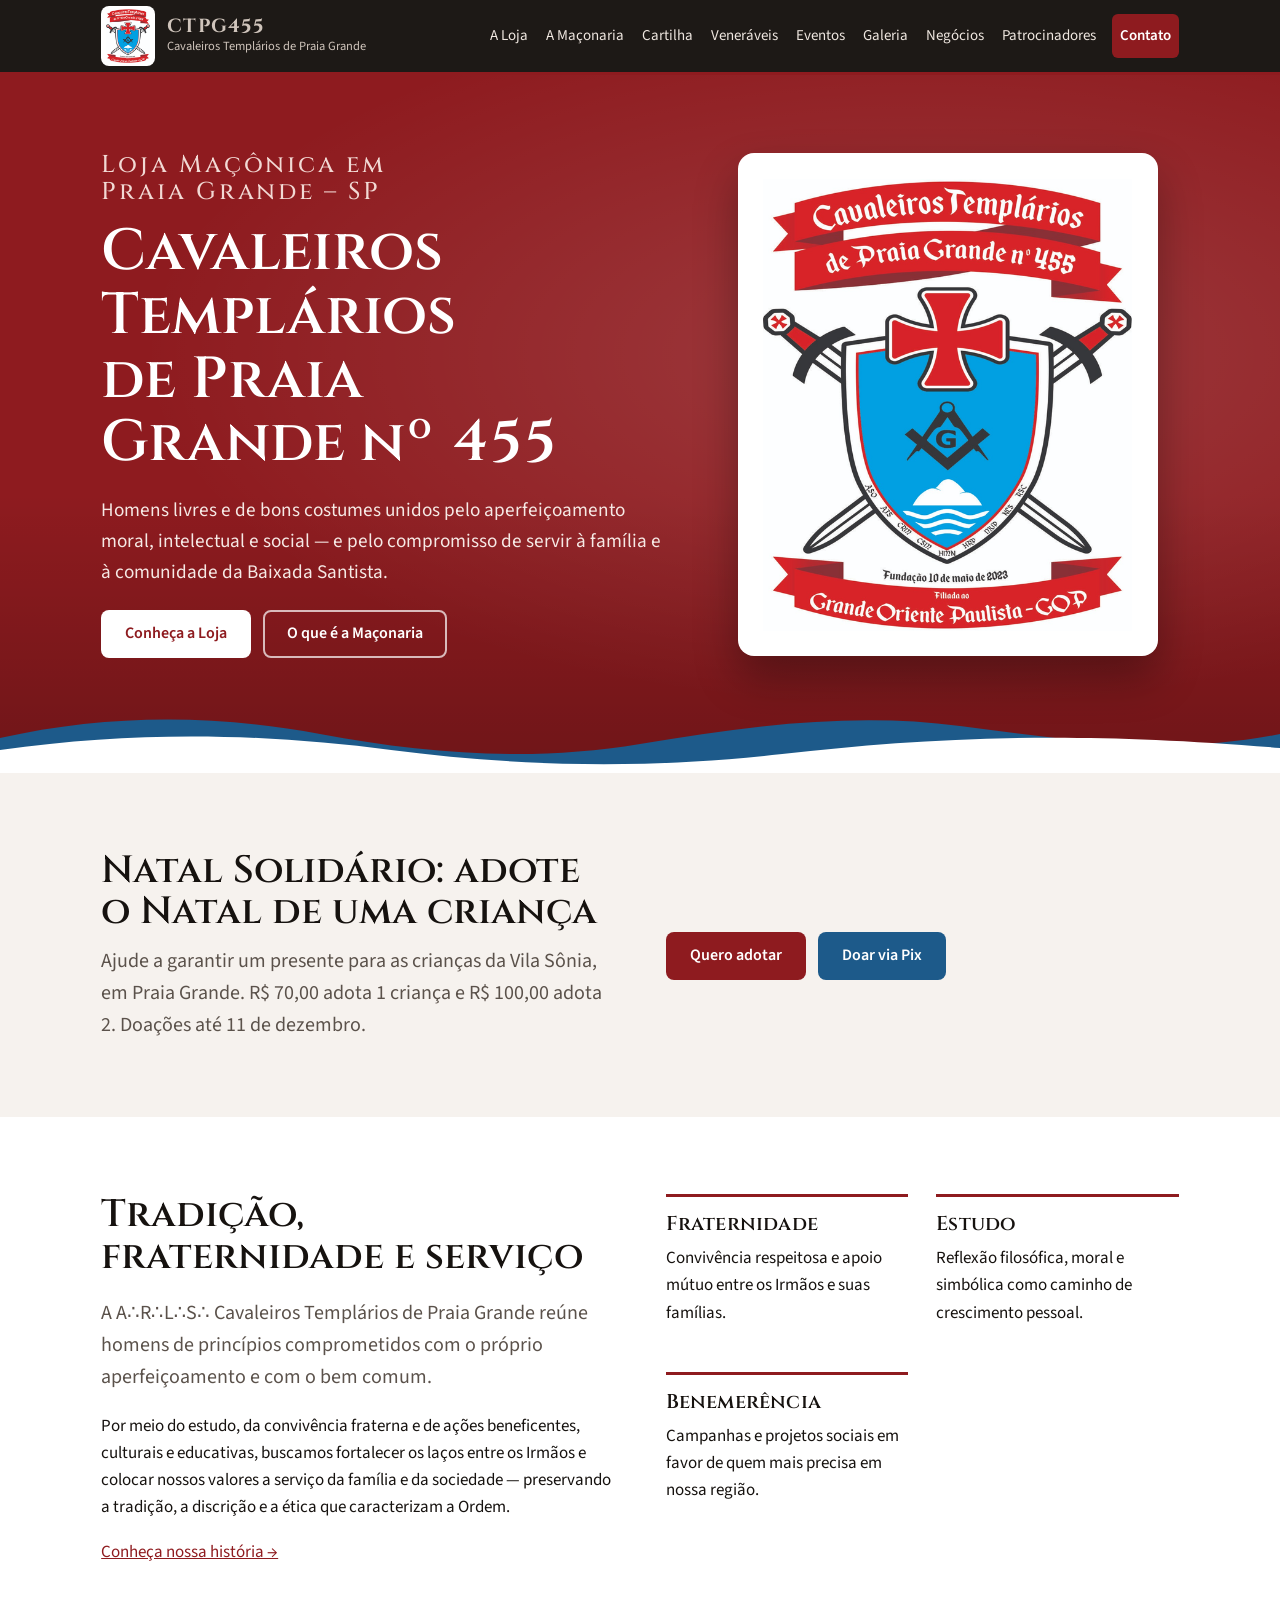
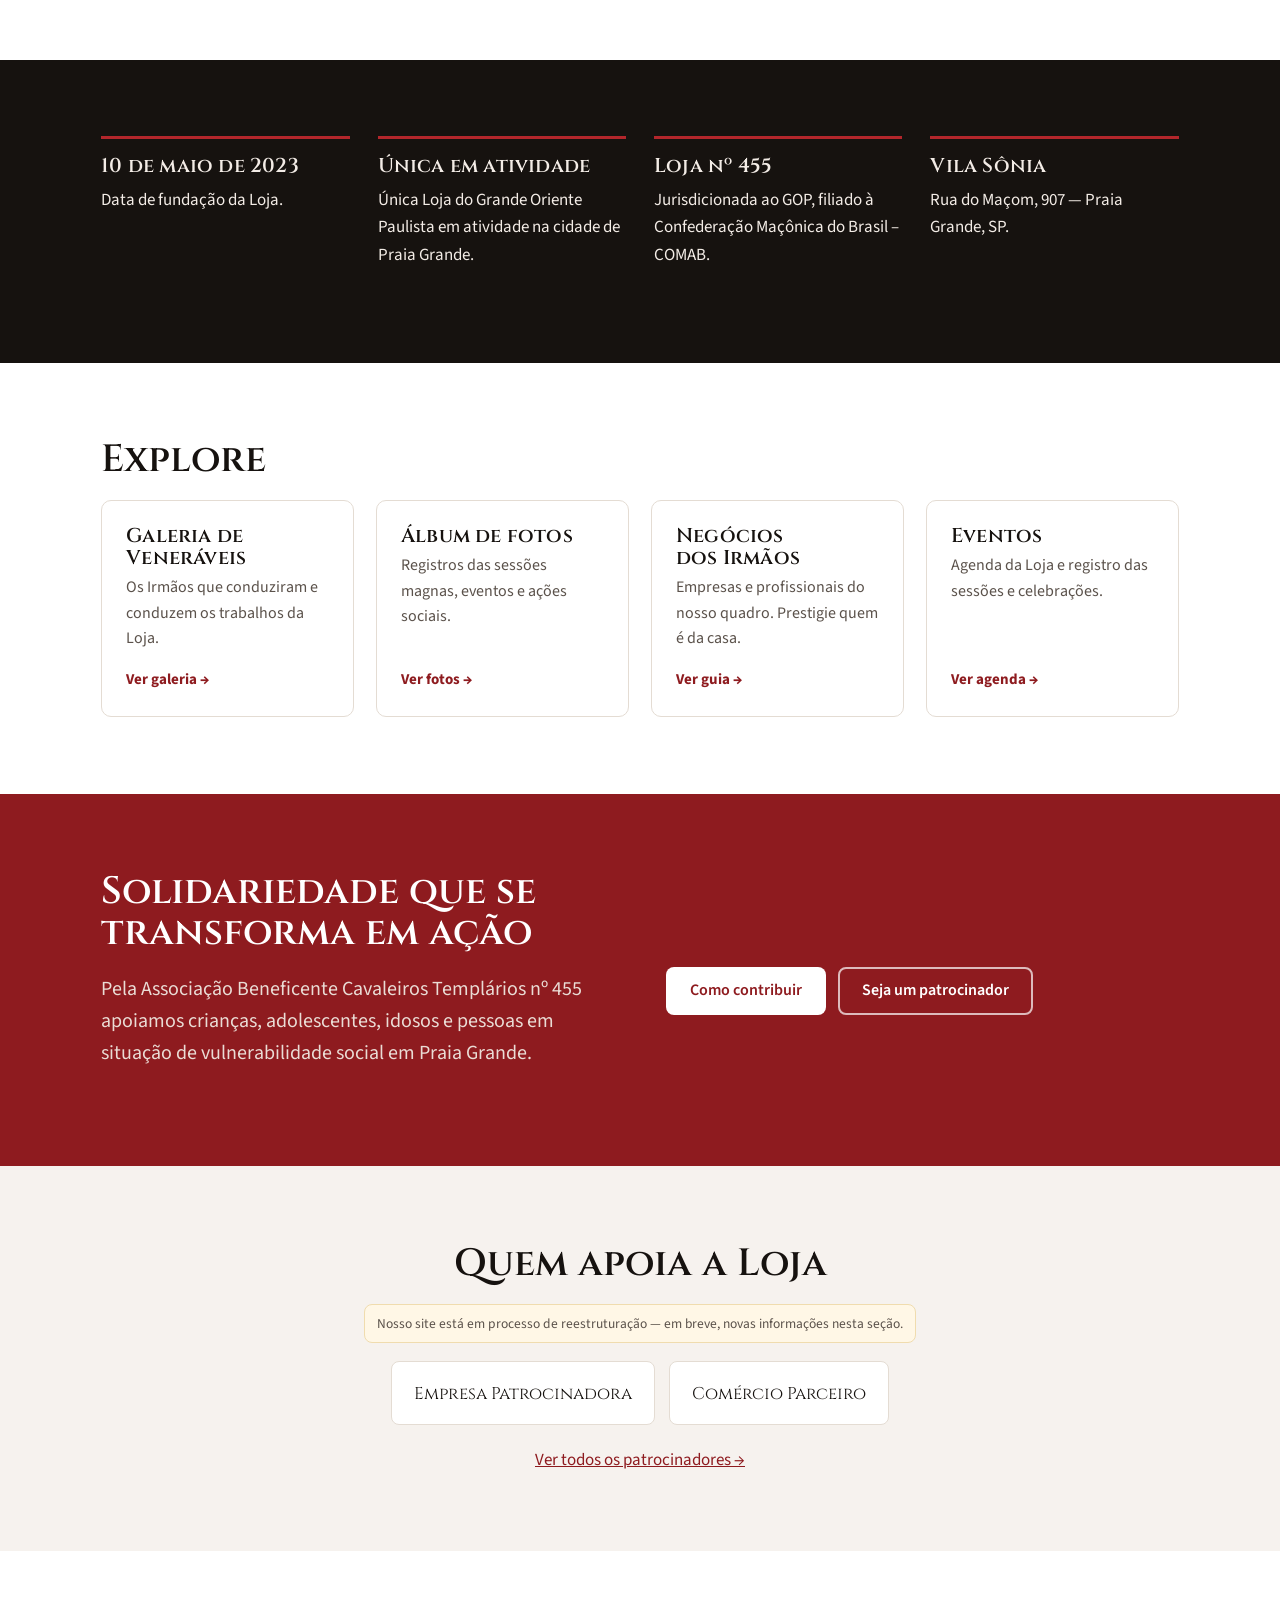
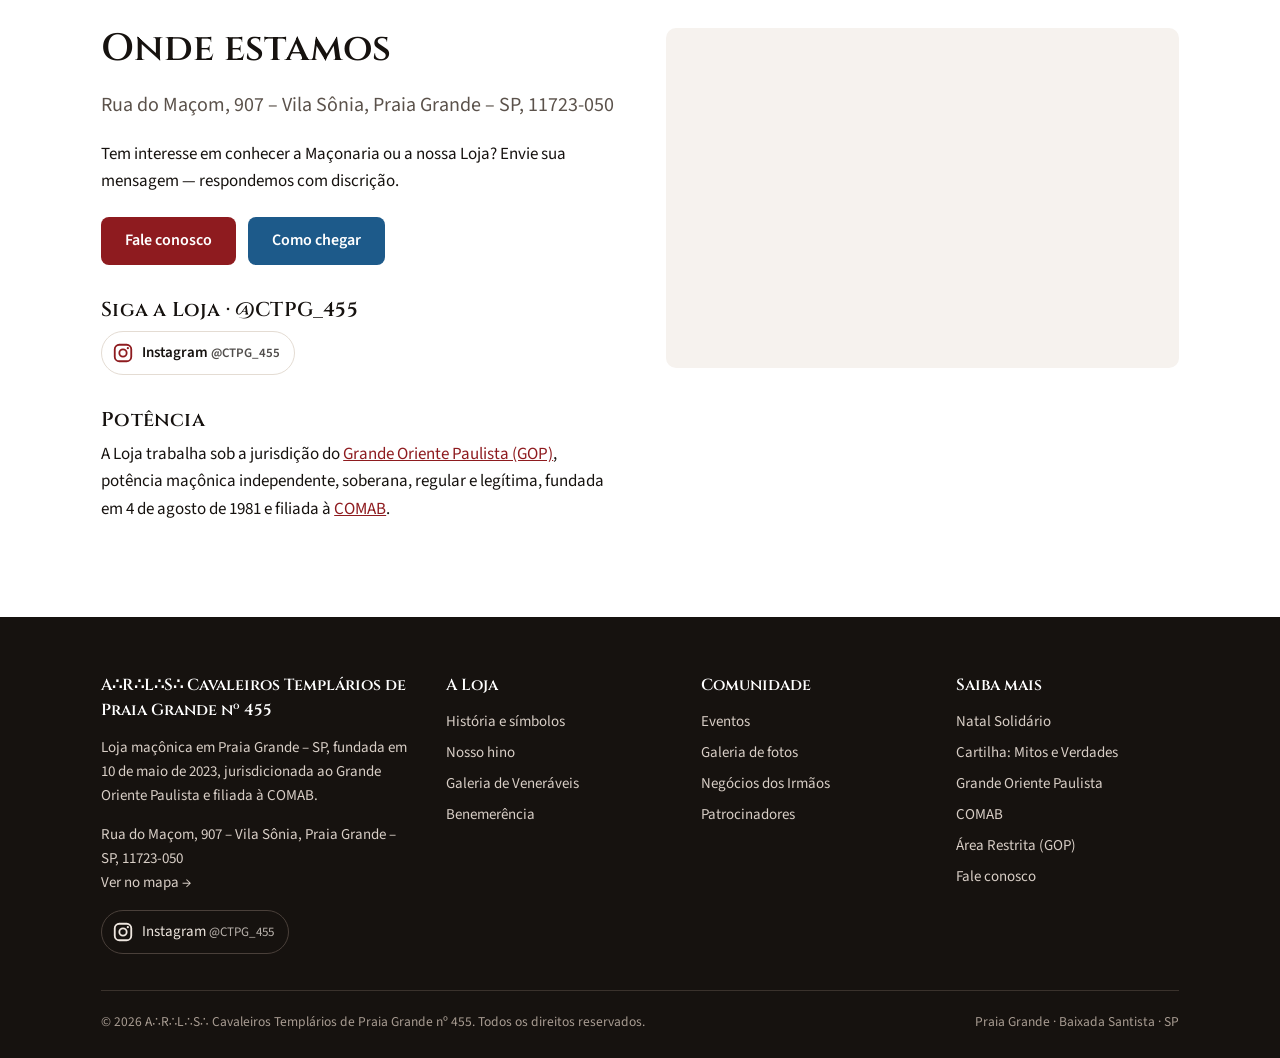
<file: index.html>
<!DOCTYPE html>
<html lang="pt-BR">
<head>
<meta charset="utf-8">
<meta name="viewport" content="width=device-width, initial-scale=1">
<title>Loja Maçônica em Praia Grande – SP | Cavaleiros Templários nº 455 · GOP</title>
<meta name="description" content="A∴R∴L∴S∴ Cavaleiros Templários de Praia Grande nº 455: loja maçônica em Praia Grande, Baixada Santista, jurisdicionada ao Grande Oriente Paulista (GOP). Conheça a Loja, a Maçonaria e nossas ações de benemerência.">
<meta name="robots" content="index, follow, max-image-preview:large">
<link rel="canonical" href="https://www.ctpg.org.br/">
<meta name="theme-color" content="#8e1b1f">
<meta property="og:type" content="website">
<meta property="og:locale" content="pt_BR">
<meta property="og:site_name" content="CTPG – Cavaleiros Templários de Praia Grande nº 455">
<meta property="og:title" content="Loja Maçônica em Praia Grande – SP | Cavaleiros Templários nº 455 · GOP">
<meta property="og:description" content="A∴R∴L∴S∴ Cavaleiros Templários de Praia Grande nº 455: loja maçônica em Praia Grande, Baixada Santista, jurisdicionada ao Grande Oriente Paulista (GOP). Conheça a Loja, a Maçonaria e nossas ações de benemerência.">
<meta property="og:url" content="https://www.ctpg.org.br/">
<meta property="og:image" content="https://www.ctpg.org.br/assets/og.png">
<meta name="twitter:card" content="summary_large_image">
<link rel="icon" href="assets/favicon.png" type="image/png">
<link rel="apple-touch-icon" href="assets/apple-touch-icon.png">
<link rel="preconnect" href="https://fonts.googleapis.com">
<link rel="preconnect" href="https://fonts.gstatic.com" crossorigin>
<link href="https://fonts.googleapis.com/css2?family=Cinzel:wght@500;600;700&family=Source+Sans+3:wght@400;600;700&display=swap" rel="stylesheet">
<link rel="stylesheet" href="assets/estilo.css">
<script type="application/ld+json">[{"@context": "https://schema.org", "@type": ["Organization", "Place"], "@id": "https://www.ctpg.org.br/#loja", "name": "Loja Maçônica Cavaleiros Templários de Praia Grande nº 455", "alternateName": ["CTPG", "CTPG455", "CTPG 455", "Cavaleiros Templários de Praia Grande", "A.R.L.S. Cavaleiros Templários de Praia Grande nº 455", "Loja Maçônica em Praia Grande"], "url": "https://www.ctpg.org.br/", "logo": "https://www.ctpg.org.br/assets/logo.png", "image": "https://www.ctpg.org.br/assets/og.png", "foundingDate": "2023-05-10", "founder": [{"@type": "Person", "name": "Adelio Servinsckins Oliveira"}, {"@type": "Person", "name": "Antônio José Silva"}, {"@type": "Person", "name": "Caio Renê Martins"}, {"@type": "Person", "name": "Clodoaldo de Sousa Mafei"}, {"@type": "Person", "name": "Heber Martins Neto"}, {"@type": "Person", "name": "Henrique Ruiz Poyatos Filho"}, {"@type": "Person", "name": "Marcus Vinicius Dutra"}, {"@type": "Person", "name": "Nilton Lima Santos"}, {"@type": "Person", "name": "Regivan Santos Cruz"}], "description": "Loja maçônica em Praia Grande – SP, jurisdicionada ao Grande Oriente Paulista (GOP) e filiada à COMAB.", "address": {"@type": "PostalAddress", "streetAddress": "Rua do Maçom, 907 – Vila Sônia", "addressLocality": "Praia Grande", "addressRegion": "SP", "postalCode": "11723-050", "addressCountry": "BR"}, "geo": {"@type": "GeoCoordinates", "latitude": -24.002608, "longitude": -46.443694}, "sameAs": ["https://www.instagram.com/ctpg_455/"], "areaServed": ["Praia Grande", "Baixada Santista", "Mongaguá", "São Vicente", "Santos"], "parentOrganization": {"@type": "Organization", "name": "Grande Oriente Paulista", "url": "https://www.gopsp.org.br/"}, "memberOf": {"@type": "Organization", "name": "Confederação Maçônica do Brasil – COMAB", "url": "https://comab.org.br/"}}]</script>
</head>
<body>
<header class="top"><div class="wrap">
<a class="brand" href="index.html" aria-label="CTPG – página inicial"><span class="brand-logo"><img src="assets/logo-160.png" width="160" height="196" alt=""></span><span><b>CTPG455</b><span>Cavaleiros Templários de Praia Grande</span></span></a>
<button class="burger" aria-label="Abrir menu" aria-expanded="false" aria-controls="menu">☰</button>
<nav class="nav" id="menu" aria-label="Principal"><a href="loja.html">A Loja</a><a href="maconaria.html">A Maçonaria</a><a href="cartilha.html">Cartilha</a><a href="veneraveis.html">Veneráveis</a><a href="eventos.html">Eventos</a><a href="galeria.html">Galeria</a><a href="negocios.html">Negócios</a><a href="patrocinadores.html">Patrocinadores</a><a class="cta" href="contato.html">Contato</a></nav>
</div></header>
<main>


<section class="hero"><div class="wrap">
 <div>
  <h1><small>Loja Maçônica em Praia Grande – SP</small>Cavaleiros Templários de Praia Grande <span class="dots">nº 455</span></h1>
  <p>Homens livres e de bons costumes unidos pelo aperfeiçoamento moral, intelectual e social — e pelo compromisso de servir à família e à comunidade da Baixada Santista.</p>
  <div class="btns"><a class="btn w" href="loja.html">Conheça a Loja</a><a class="btn o" href="maconaria.html">O que é a Maçonaria</a></div>
 </div>
 <figure class="logo-card"><img src="assets/logo-600.png" srcset="assets/logo-600.png 600w, assets/logo.png 1082w" sizes="(max-width:820px) 260px, 420px" width="600" height="735" alt="Brasão oficial da A∴R∴L∴S∴ Cavaleiros Templários de Praia Grande nº 455 – Grande Oriente Paulista" fetchpriority="high"></figure>
</div><svg class="waves" viewBox="0 0 1440 70" preserveAspectRatio="none" aria-hidden="true">
<path d="M0 34C120 10 240 10 360 30S600 58 720 40 960 8 1080 22 1320 52 1440 30V70H0Z" fill="#1d5a8a"/>
<path d="M0 46C160 26 300 30 440 46S720 66 880 50 1200 26 1440 44V70H0Z" fill="#ffffff"/></svg></section>

<section class="band soft" aria-label="Campanha Natal Solidário"><div class="wrap split" style="align-items:center">
 <div><h2 style="margin-bottom:.3em">Natal Solidário: adote o Natal de uma criança</h2>
 <p class="lead" style="margin:0">Ajude a garantir um presente para as crianças da Vila Sônia, em Praia Grande. R$ 70,00 adota 1 criança e R$ 100,00 adota 2. Doações até 11 de dezembro.</p></div>
 <div><div class="btns"><a class="btn r" href="natal.html">Quero adotar</a><a class="btn s" href="natal.html#doar">Doar via Pix</a></div></div>
</div></section>

<section class="band"><div class="wrap split">
 <div><h2>Tradição, fraternidade e serviço</h2>
 <p class="lead">A A∴R∴L∴S∴ Cavaleiros Templários de Praia Grande reúne homens de princípios comprometidos com o próprio aperfeiçoamento e com o bem comum.</p>
 <p>Por meio do estudo, da convivência fraterna e de ações beneficentes, culturais e educativas, buscamos fortalecer os laços entre os Irmãos e colocar nossos valores a serviço da família e da sociedade — preservando a tradição, a discrição e a ética que caracterizam a Ordem.</p>
 <p><a href="loja.html">Conheça nossa história →</a></p></div>
 <div class="pillars">
  <div><h3>Fraternidade</h3><p>Convivência respeitosa e apoio mútuo entre os Irmãos e suas famílias.</p></div>
  <div><h3>Estudo</h3><p>Reflexão filosófica, moral e simbólica como caminho de crescimento pessoal.</p></div>
  <div><h3>Benemerência</h3><p>Campanhas e projetos sociais em favor de quem mais precisa em nossa região.</p></div>
 </div>
</div></section>

<section class="band dark"><div class="wrap">
 <div class="pillars">
  <div><h3>10 de maio de 2023</h3><p>Data de fundação da Loja.</p></div>
  <div><h3>Única em atividade</h3><p>Única Loja do Grande Oriente Paulista em atividade na cidade de Praia Grande.</p></div>
  <div><h3>Loja nº 455</h3><p>Jurisdicionada ao GOP, filiado à Confederação Maçônica do Brasil – COMAB.</p></div>
  <div><h3>Vila Sônia</h3><p>Rua do Maçom, 907 — Praia Grande, SP.</p></div>
 </div>
</div></section>

<section class="band"><div class="wrap">
 <h2>Explore</h2>
 <div class="grid">
  <a class="card" href="veneraveis.html" style="text-decoration:none;color:inherit"><h3>Galeria de Veneráveis</h3><p>Os Irmãos que conduziram e conduzem os trabalhos da Loja.</p><span class="links"><b style="color:var(--red)">Ver galeria →</b></span></a>
  <a class="card" href="galeria.html" style="text-decoration:none;color:inherit"><h3>Álbum de fotos</h3><p>Registros das sessões magnas, eventos e ações sociais.</p><span class="links"><b style="color:var(--red)">Ver fotos →</b></span></a>
  <a class="card" href="negocios.html" style="text-decoration:none;color:inherit"><h3>Negócios dos Irmãos</h3><p>Empresas e profissionais do nosso quadro. Prestigie quem é da casa.</p><span class="links"><b style="color:var(--red)">Ver guia →</b></span></a>
  <a class="card" href="eventos.html" style="text-decoration:none;color:inherit"><h3>Eventos</h3><p>Agenda da Loja e registro das sessões e celebrações.</p><span class="links"><b style="color:var(--red)">Ver agenda →</b></span></a>
 </div>
</div></section>

<section class="band red"><div class="wrap split" style="align-items:center">
 <div><h2>Solidariedade que se transforma em ação</h2>
 <p class="lead">Pela Associação Beneficente Cavaleiros Templários nº 455 apoiamos crianças, adolescentes, idosos e pessoas em situação de vulnerabilidade social em Praia Grande.</p></div>
 <div><div class="btns"><a class="btn w" href="benemerencia.html">Como contribuir</a><a class="btn o" href="patrocinadores.html">Seja um patrocinador</a></div></div>
</div></section>

<section class="band soft"><div class="wrap">
 <h2 style="text-align:center">Quem apoia a Loja</h2>
 <div data-exemplo="patrocinadores" style="text-align:center"></div>
 <div class="marquee" id="faixa-patrocinadores"></div>
 <p style="text-align:center;margin:22px auto 0"><a href="patrocinadores.html">Ver todos os patrocinadores →</a></p>
</div></section>

<section class="band"><div class="wrap split">
 <div><h2>Onde estamos</h2>
 <p class="lead">Rua do Maçom, 907 – Vila Sônia, Praia Grande – SP, 11723-050</p>
 <p>Tem interesse em conhecer a Maçonaria ou a nossa Loja? Envie sua mensagem — respondemos com discrição.</p>
 <div class="btns"><a class="btn r" href="contato.html">Fale conosco</a><a class="btn s" href="https://www.google.com/maps/search/?api=1&query=-24.002608,-46.443694" target="_blank" rel="noopener">Como chegar</a></div>
 <h3 style="margin-top:34px">Siga a Loja · @CTPG_455</h3>
 <div class="social big"><a href="https://www.instagram.com/ctpg_455/" target="_blank" rel="noopener me"><svg viewBox="0 0 24 24" aria-hidden="true"><rect x="3" y="3" width="18" height="18" rx="5" fill="none" stroke="currentColor" stroke-width="2"/><circle cx="12" cy="12" r="4" fill="none" stroke="currentColor" stroke-width="2"/><circle cx="17.3" cy="6.7" r="1.2" fill="currentColor"/></svg><span>Instagram <small>@CTPG_455</small></span></a></div>
 <h3 style="margin-top:34px">Potência</h3>
 <p>A Loja trabalha sob a jurisdição do <a href="https://www.gopsp.org.br/" target="_blank" rel="noopener">Grande Oriente Paulista (GOP)</a>, potência maçônica independente, soberana, regular e legítima, fundada em 4 de agosto de 1981 e filiada à <a href="https://comab.org.br/" target="_blank" rel="noopener">COMAB</a>.</p></div>
 <iframe class="map" title="Mapa: localização da Loja em Praia Grande" loading="lazy" referrerpolicy="no-referrer-when-downgrade" src="https://maps.google.com/maps?q=-24.002608,-46.443694&z=16&output=embed"></iframe>
</div></section>

</main>
<footer class="foot"><div class="wrap">
<div class="cols">
 <div><h4>A∴R∴L∴S∴ Cavaleiros Templários de Praia Grande nº 455</h4><p>Loja maçônica em Praia Grande – SP, fundada em 10 de maio de 2023, jurisdicionada ao Grande Oriente Paulista e filiada à COMAB.</p>
 <p>Rua do Maçom, 907 – Vila Sônia, Praia Grande – SP, 11723-050<br><a href="https://www.google.com/maps/search/?api=1&query=-24.002608,-46.443694" target="_blank" rel="noopener">Ver no mapa →</a></p><div class="social"><a href="https://www.instagram.com/ctpg_455/" target="_blank" rel="noopener me"><svg viewBox="0 0 24 24" aria-hidden="true"><rect x="3" y="3" width="18" height="18" rx="5" fill="none" stroke="currentColor" stroke-width="2"/><circle cx="12" cy="12" r="4" fill="none" stroke="currentColor" stroke-width="2"/><circle cx="17.3" cy="6.7" r="1.2" fill="currentColor"/></svg><span>Instagram <small>@CTPG_455</small></span></a></div></div>
 <div><h4>A Loja</h4><ul><li><a href="loja.html">História e símbolos</a></li><li><a href="loja.html#hino">Nosso hino</a></li><li><a href="veneraveis.html">Galeria de Veneráveis</a></li><li><a href="benemerencia.html">Benemerência</a></li></ul></div>
 <div><h4>Comunidade</h4><ul><li><a href="eventos.html">Eventos</a></li><li><a href="galeria.html">Galeria de fotos</a></li><li><a href="negocios.html">Negócios dos Irmãos</a></li><li><a href="patrocinadores.html">Patrocinadores</a></li></ul></div>
 <div><h4>Saiba mais</h4><ul><li><a href="natal.html">Natal Solidário</a></li><li><a href="cartilha.html">Cartilha: Mitos e Verdades</a></li><li><a href="https://www.gopsp.org.br/" target="_blank" rel="noopener">Grande Oriente Paulista</a></li><li><a href="https://comab.org.br/" target="_blank" rel="noopener">COMAB</a></li><li><a href="https://www.gopsp.org.br/site/area-restrita/art.aspx" target="_blank" rel="noopener">Área Restrita (GOP)</a></li><li><a href="contato.html">Fale conosco</a></li></ul></div>
</div>
<div class="base"><span>© <span id="ano">2026</span> A∴R∴L∴S∴ Cavaleiros Templários de Praia Grande nº 455. Todos os direitos reservados.</span><span>Praia Grande · Baixada Santista · SP</span></div>
</div></footer>
<script src="assets/dados.js"></script>
<script src="assets/app.js"></script>
</body>
</html>
</file>
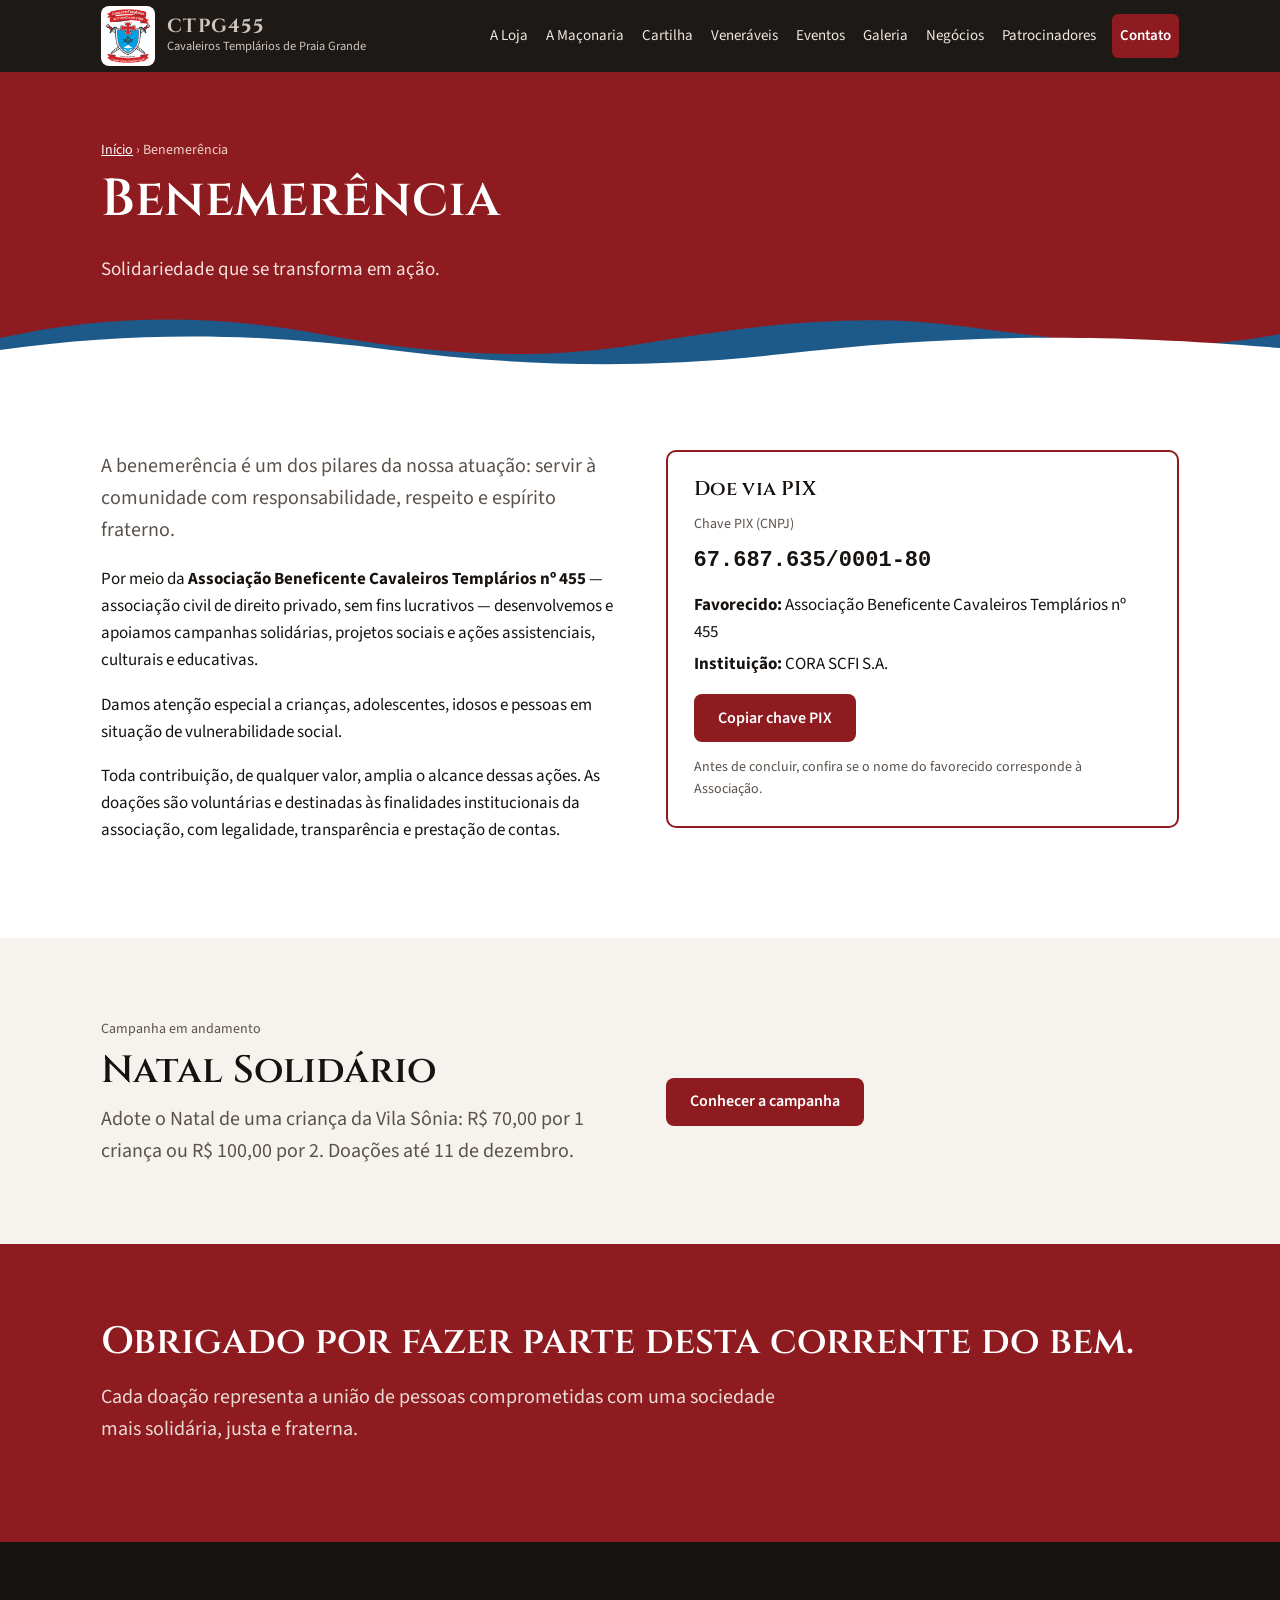
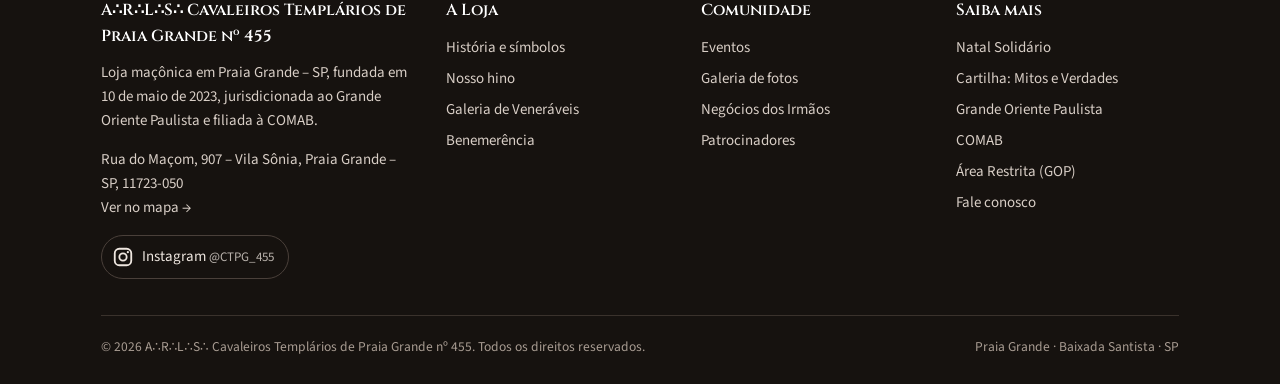
<file: benemerencia.html>
<!DOCTYPE html>
<html lang="pt-BR">
<head>
<meta charset="utf-8">
<meta name="viewport" content="width=device-width, initial-scale=1">
<title>Benemerência e Doações | Associação Beneficente Cavaleiros Templários nº 455</title>
<meta name="description" content="Conheça a Associação Beneficente Cavaleiros Templários nº 455, de Praia Grande – SP. Apoie projetos sociais para crianças, idosos e pessoas em vulnerabilidade. Doe via PIX.">
<meta name="robots" content="index, follow, max-image-preview:large">
<link rel="canonical" href="https://www.ctpg.org.br/benemerencia.html">
<meta name="theme-color" content="#8e1b1f">
<meta property="og:type" content="website">
<meta property="og:locale" content="pt_BR">
<meta property="og:site_name" content="CTPG – Cavaleiros Templários de Praia Grande nº 455">
<meta property="og:title" content="Benemerência e Doações | Associação Beneficente Cavaleiros Templários nº 455">
<meta property="og:description" content="Conheça a Associação Beneficente Cavaleiros Templários nº 455, de Praia Grande – SP. Apoie projetos sociais para crianças, idosos e pessoas em vulnerabilidade. Doe via PIX.">
<meta property="og:url" content="https://www.ctpg.org.br/benemerencia.html">
<meta property="og:image" content="https://www.ctpg.org.br/assets/og.png">
<meta name="twitter:card" content="summary_large_image">
<link rel="icon" href="assets/favicon.png" type="image/png">
<link rel="apple-touch-icon" href="assets/apple-touch-icon.png">
<link rel="preconnect" href="https://fonts.googleapis.com">
<link rel="preconnect" href="https://fonts.gstatic.com" crossorigin>
<link href="https://fonts.googleapis.com/css2?family=Cinzel:wght@500;600;700&family=Source+Sans+3:wght@400;600;700&display=swap" rel="stylesheet">
<link rel="stylesheet" href="assets/estilo.css">
<script type="application/ld+json">[{"@context": "https://schema.org", "@type": ["Organization", "Place"], "@id": "https://www.ctpg.org.br/#loja", "name": "Loja Maçônica Cavaleiros Templários de Praia Grande nº 455", "alternateName": ["CTPG", "CTPG455", "CTPG 455", "Cavaleiros Templários de Praia Grande", "A.R.L.S. Cavaleiros Templários de Praia Grande nº 455", "Loja Maçônica em Praia Grande"], "url": "https://www.ctpg.org.br/", "logo": "https://www.ctpg.org.br/assets/logo.png", "image": "https://www.ctpg.org.br/assets/og.png", "foundingDate": "2023-05-10", "founder": [{"@type": "Person", "name": "Adelio Servinsckins Oliveira"}, {"@type": "Person", "name": "Antônio José Silva"}, {"@type": "Person", "name": "Caio Renê Martins"}, {"@type": "Person", "name": "Clodoaldo de Sousa Mafei"}, {"@type": "Person", "name": "Heber Martins Neto"}, {"@type": "Person", "name": "Henrique Ruiz Poyatos Filho"}, {"@type": "Person", "name": "Marcus Vinicius Dutra"}, {"@type": "Person", "name": "Nilton Lima Santos"}, {"@type": "Person", "name": "Regivan Santos Cruz"}], "description": "Loja maçônica em Praia Grande – SP, jurisdicionada ao Grande Oriente Paulista (GOP) e filiada à COMAB.", "address": {"@type": "PostalAddress", "streetAddress": "Rua do Maçom, 907 – Vila Sônia", "addressLocality": "Praia Grande", "addressRegion": "SP", "postalCode": "11723-050", "addressCountry": "BR"}, "geo": {"@type": "GeoCoordinates", "latitude": -24.002608, "longitude": -46.443694}, "sameAs": ["https://www.instagram.com/ctpg_455/"], "areaServed": ["Praia Grande", "Baixada Santista", "Mongaguá", "São Vicente", "Santos"], "parentOrganization": {"@type": "Organization", "name": "Grande Oriente Paulista", "url": "https://www.gopsp.org.br/"}, "memberOf": {"@type": "Organization", "name": "Confederação Maçônica do Brasil – COMAB", "url": "https://comab.org.br/"}}, {"@context": "https://schema.org", "@type": "BreadcrumbList", "itemListElement": [{"@type": "ListItem", "position": 1, "name": "Início", "item": "https://www.ctpg.org.br/"}, {"@type": "ListItem", "position": 2, "name": "Benemerência", "item": "https://www.ctpg.org.br/benemerencia.html"}]}]</script>
</head>
<body>
<header class="top"><div class="wrap">
<a class="brand" href="index.html" aria-label="CTPG – página inicial"><span class="brand-logo"><img src="assets/logo-160.png" width="160" height="196" alt=""></span><span><b>CTPG455</b><span>Cavaleiros Templários de Praia Grande</span></span></a>
<button class="burger" aria-label="Abrir menu" aria-expanded="false" aria-controls="menu">☰</button>
<nav class="nav" id="menu" aria-label="Principal"><a href="loja.html">A Loja</a><a href="maconaria.html">A Maçonaria</a><a href="cartilha.html">Cartilha</a><a href="veneraveis.html">Veneráveis</a><a href="eventos.html">Eventos</a><a href="galeria.html">Galeria</a><a href="negocios.html">Negócios</a><a href="patrocinadores.html">Patrocinadores</a><a class="cta" href="contato.html">Contato</a></nav>
</div></header>
<main>
<header class="phead"><div class="wrap"><div class="crumb"><a href="index.html">Início</a> › Benemerência</div>
<h1>Benemerência</h1><p>Solidariedade que se transforma em ação.</p></div><svg class="waves" viewBox="0 0 1440 70" preserveAspectRatio="none" aria-hidden="true">
<path d="M0 34C120 10 240 10 360 30S600 58 720 40 960 8 1080 22 1320 52 1440 30V70H0Z" fill="#1d5a8a"/>
<path d="M0 46C160 26 300 30 440 46S720 66 880 50 1200 26 1440 44V70H0Z" fill="#ffffff"/></svg></header>

<section class="band"><div class="wrap split">
 <div class="prose">
  <p class="lead" style="margin-top:0">A benemerência é um dos pilares da nossa atuação: servir à comunidade com responsabilidade, respeito e espírito fraterno.</p>
  <p>Por meio da <b>Associação Beneficente Cavaleiros Templários nº 455</b> — associação civil de direito privado, sem fins lucrativos — desenvolvemos e apoiamos campanhas solidárias, projetos sociais e ações assistenciais, culturais e educativas.</p>
  <p>Damos atenção especial a crianças, adolescentes, idosos e pessoas em situação de vulnerabilidade social.</p>
  <p>Toda contribuição, de qualquer valor, amplia o alcance dessas ações. As doações são voluntárias e destinadas às finalidades institucionais da associação, com legalidade, transparência e prestação de contas.</p>
 </div>
 <div class="pix">
  <h3>Doe via PIX</h3>
  <span class="small">Chave PIX (CNPJ)</span>
  <code>67.687.635/0001-80</code>
  <p style="margin:0 0 4px"><b>Favorecido:</b> Associação Beneficente Cavaleiros Templários nº 455</p>
  <p style="margin:0 0 16px"><b>Instituição:</b> CORA SCFI S.A.</p>
  <button class="btn r" data-copy="67687635000180">Copiar chave PIX</button>
  <p class="small" style="margin:14px 0 0">Antes de concluir, confira se o nome do favorecido corresponde à Associação.</p>
 </div>
</div></section>
<section class="band soft"><div class="wrap split" style="align-items:center">
 <div><span class="small">Campanha em andamento</span><h2 style="margin:.2em 0 .3em">Natal Solidário</h2>
 <p class="lead" style="margin:0">Adote o Natal de uma criança da Vila Sônia: R$ 70,00 por 1 criança ou R$ 100,00 por 2. Doações até 11 de dezembro.</p></div>
 <div><div class="btns"><a class="btn r" href="natal.html">Conhecer a campanha</a></div></div>
</div></section>
<section class="band red"><div class="wrap"><h2>Obrigado por fazer parte desta corrente do bem.</h2><p class="lead">Cada doação representa a união de pessoas comprometidas com uma sociedade mais solidária, justa e fraterna.</p></div></section>

</main>
<footer class="foot"><div class="wrap">
<div class="cols">
 <div><h4>A∴R∴L∴S∴ Cavaleiros Templários de Praia Grande nº 455</h4><p>Loja maçônica em Praia Grande – SP, fundada em 10 de maio de 2023, jurisdicionada ao Grande Oriente Paulista e filiada à COMAB.</p>
 <p>Rua do Maçom, 907 – Vila Sônia, Praia Grande – SP, 11723-050<br><a href="https://www.google.com/maps/search/?api=1&query=-24.002608,-46.443694" target="_blank" rel="noopener">Ver no mapa →</a></p><div class="social"><a href="https://www.instagram.com/ctpg_455/" target="_blank" rel="noopener me"><svg viewBox="0 0 24 24" aria-hidden="true"><rect x="3" y="3" width="18" height="18" rx="5" fill="none" stroke="currentColor" stroke-width="2"/><circle cx="12" cy="12" r="4" fill="none" stroke="currentColor" stroke-width="2"/><circle cx="17.3" cy="6.7" r="1.2" fill="currentColor"/></svg><span>Instagram <small>@CTPG_455</small></span></a></div></div>
 <div><h4>A Loja</h4><ul><li><a href="loja.html">História e símbolos</a></li><li><a href="loja.html#hino">Nosso hino</a></li><li><a href="veneraveis.html">Galeria de Veneráveis</a></li><li><a href="benemerencia.html">Benemerência</a></li></ul></div>
 <div><h4>Comunidade</h4><ul><li><a href="eventos.html">Eventos</a></li><li><a href="galeria.html">Galeria de fotos</a></li><li><a href="negocios.html">Negócios dos Irmãos</a></li><li><a href="patrocinadores.html">Patrocinadores</a></li></ul></div>
 <div><h4>Saiba mais</h4><ul><li><a href="natal.html">Natal Solidário</a></li><li><a href="cartilha.html">Cartilha: Mitos e Verdades</a></li><li><a href="https://www.gopsp.org.br/" target="_blank" rel="noopener">Grande Oriente Paulista</a></li><li><a href="https://comab.org.br/" target="_blank" rel="noopener">COMAB</a></li><li><a href="https://www.gopsp.org.br/site/area-restrita/art.aspx" target="_blank" rel="noopener">Área Restrita (GOP)</a></li><li><a href="contato.html">Fale conosco</a></li></ul></div>
</div>
<div class="base"><span>© <span id="ano">2026</span> A∴R∴L∴S∴ Cavaleiros Templários de Praia Grande nº 455. Todos os direitos reservados.</span><span>Praia Grande · Baixada Santista · SP</span></div>
</div></footer>
<script src="assets/dados.js"></script>
<script src="assets/app.js"></script>
</body>
</html>
</file>
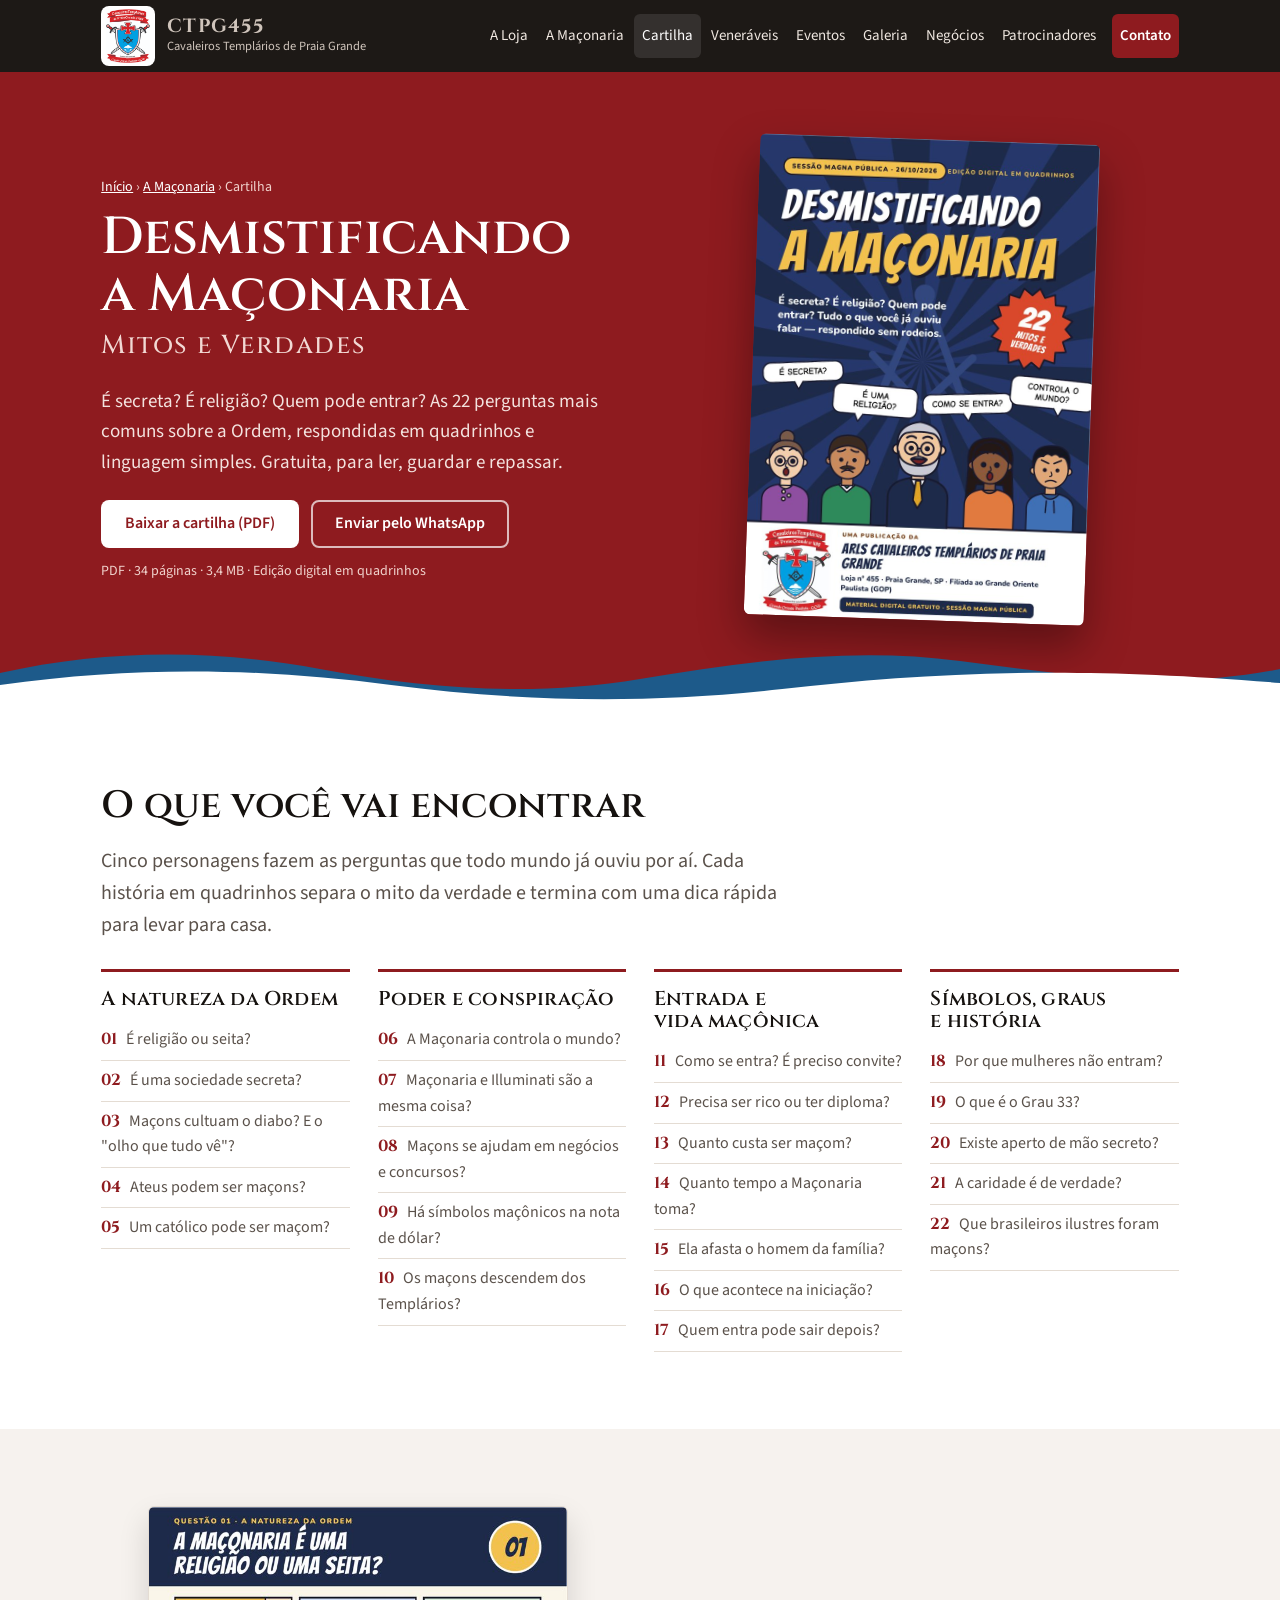
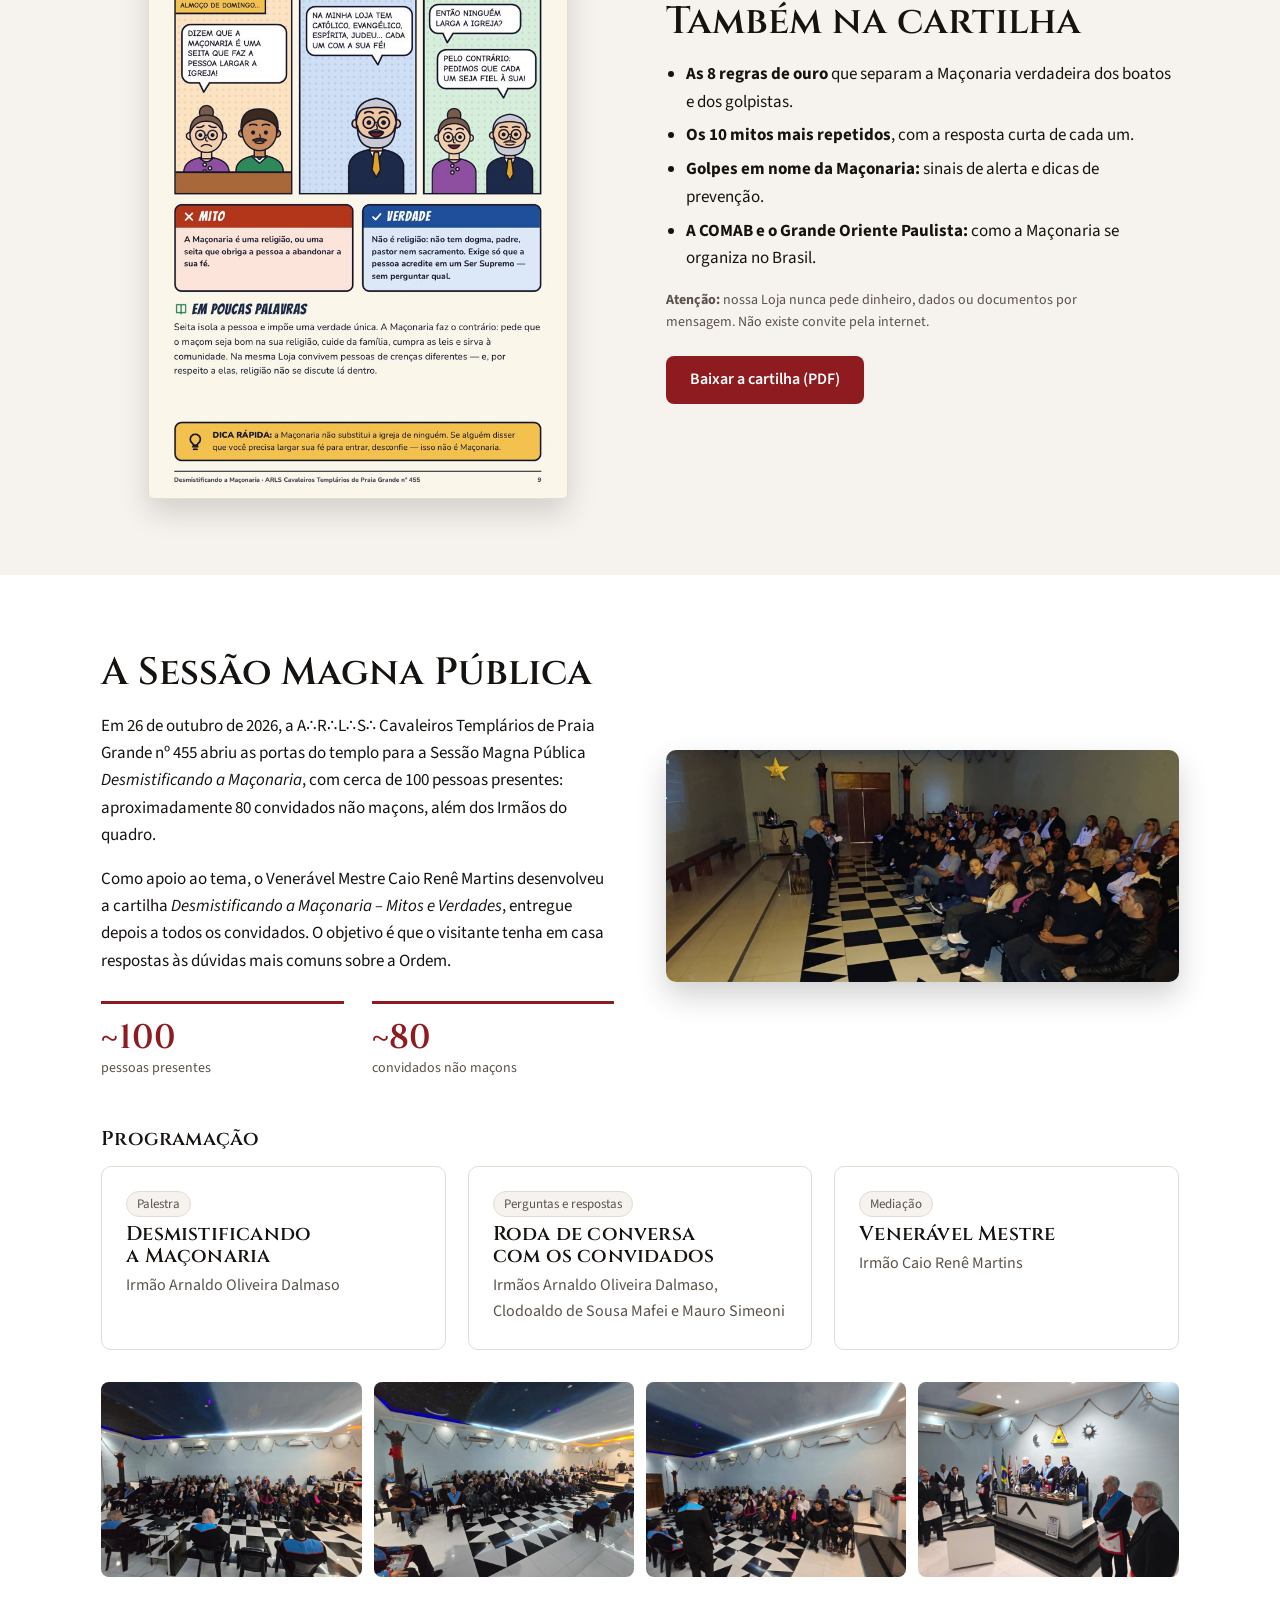
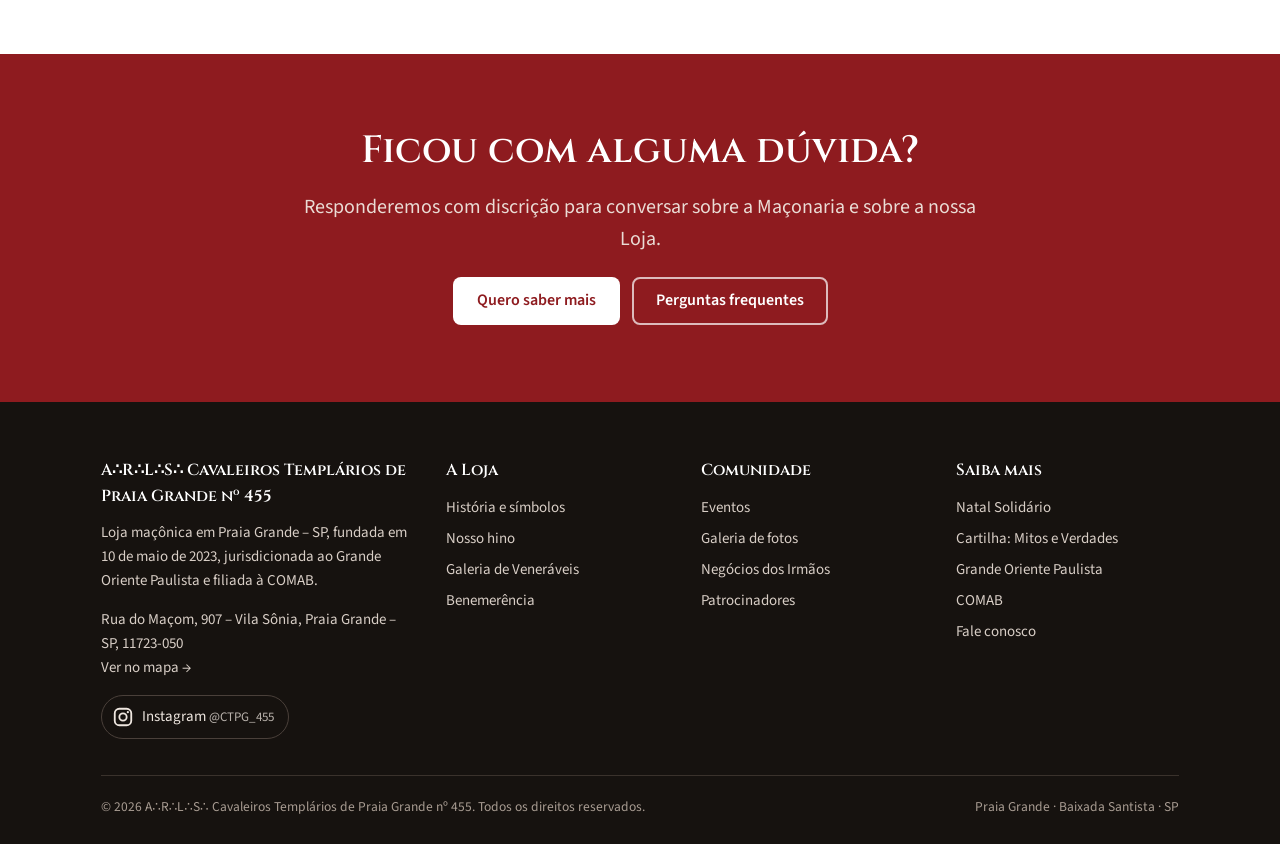
<file: cartilha.html>
<!DOCTYPE html>
<html lang="pt-BR">
<head>
<meta charset="utf-8">
<meta name="viewport" content="width=device-width, initial-scale=1">
<title>Cartilha "Desmistificando a Maçonaria – Mitos e Verdades" – download gratuito | CTPG Praia Grande</title>
<meta name="description" content="Baixe gratuitamente a cartilha Desmistificando a Maçonaria – Mitos e Verdades, entregue aos convidados da Sessão Magna Pública de 26/10/2026, com palestra do Ir. Arnaldo Oliveira Dalmaso, da Loja Cavaleiros Templários de Praia Grande nº 455.">
<meta name="robots" content="index, follow, max-image-preview:large">
<link rel="canonical" href="https://www.ctpg.org.br/cartilha.html">
<meta name="theme-color" content="#8e1b1f">
<meta property="og:type" content="website">
<meta property="og:locale" content="pt_BR">
<meta property="og:site_name" content="CTPG – Cavaleiros Templários de Praia Grande nº 455">
<meta property="og:title" content="Cartilha: Desmistificando a Maçonaria – Mitos e Verdades">
<meta property="og:description" content="22 mitos e verdades sobre a Maçonaria, em quadrinhos. Material gratuito da Loja CTPG nº 455.">
<meta property="og:url" content="https://www.ctpg.org.br/cartilha.html">
<meta property="og:image" content="https://www.ctpg.org.br/assets/cartilha-capa.jpg">
<meta name="twitter:card" content="summary_large_image">
<link rel="icon" href="assets/favicon.png" type="image/png">
<link rel="apple-touch-icon" href="assets/apple-touch-icon.png">
<link rel="preconnect" href="https://fonts.googleapis.com">
<link rel="preconnect" href="https://fonts.gstatic.com" crossorigin>
<link href="https://fonts.googleapis.com/css2?family=Cinzel:wght@500;600;700&family=Source+Sans+3:wght@400;600;700&display=swap" rel="stylesheet">
<link rel="stylesheet" href="assets/estilo.css">
</head>
<body>
<header class="top"><div class="wrap">
<a class="brand" href="index.html" aria-label="CTPG – página inicial"><span class="brand-logo"><img src="assets/logo-160.png" width="160" height="196" alt=""></span><span><b>CTPG455</b><span>Cavaleiros Templários de Praia Grande</span></span></a>
<button class="burger" aria-label="Abrir menu" aria-expanded="false" aria-controls="menu">☰</button>
<nav class="nav" id="menu" aria-label="Principal"><a href="loja.html">A Loja</a><a href="maconaria.html">A Maçonaria</a><a href="cartilha.html" aria-current=page>Cartilha</a><a href="veneraveis.html">Veneráveis</a><a href="eventos.html">Eventos</a><a href="galeria.html">Galeria</a><a href="negocios.html">Negócios</a><a href="patrocinadores.html">Patrocinadores</a><a class="cta" href="contato.html">Contato</a></nav>
</div></header>
<main>
<header class="phead"><div class="wrap split" style="align-items:center">
 <div>
  <div class="crumb"><a href="index.html">Início</a> › <a href="maconaria.html">A Maçonaria</a> › Cartilha</div>
  <h1>Desmistificando a Maçonaria <small style="display:block;font-size:.5em;letter-spacing:.06em;color:#f2d9d4;margin-top:.35em;font-weight:500">Mitos e Verdades</small></h1>
  <p>É secreta? É religião? Quem pode entrar? As 22 perguntas mais comuns sobre a Ordem, respondidas em quadrinhos e linguagem simples. Gratuita, para ler, guardar e repassar.</p>
  <div class="btns">
   <a class="btn w" href="assets/cartilha-desmistificando-a-maconaria.pdf" download>Baixar a cartilha (PDF)</a>
   <a class="btn o" href="https://wa.me/?text=Cartilha%20%22Desmistificando%20a%20Ma%C3%A7onaria%22%20%E2%80%93%20https%3A%2F%2Fwww.ctpg.org.br%2Fcartilha.html" target="_blank" rel="noopener">Enviar pelo WhatsApp</a>
  </div>
  <div class="dl-info">PDF · 34 páginas · 3,4 MB · Edição digital em quadrinhos</div>
 </div>
 <a class="capa-real" href="assets/cartilha-desmistificando-a-maconaria.pdf" download><img src="assets/cartilha-capa.jpg" width="720" height="1018" alt="Capa da cartilha Desmistificando a Maçonaria – 22 mitos e verdades"></a>
</div>
</div><svg class="waves" viewBox="0 0 1440 70" preserveAspectRatio="none" aria-hidden="true">
<path d="M0 34C120 10 240 10 360 30S600 58 720 40 960 8 1080 22 1320 52 1440 30V70H0Z" fill="#1d5a8a"/>
<path d="M0 46C160 26 300 30 440 46S720 66 880 50 1200 26 1440 44V70H0Z" fill="#ffffff"/></svg></header>

<section class="band"><div class="wrap">
 <h2>O que você vai encontrar</h2>
 <p class="lead">Cinco personagens fazem as perguntas que todo mundo já ouviu por aí. Cada história em quadrinhos separa o mito da verdade e termina com uma dica rápida para levar para casa.</p>
 <div class="pillars" style="margin-top:28px">
  <div><h3>A natureza da Ordem</h3><ul class="qs"><li><b>01</b> É religião ou seita?</li><li><b>02</b> É uma sociedade secreta?</li><li><b>03</b> Maçons cultuam o diabo? E o "olho que tudo vê"?</li><li><b>04</b> Ateus podem ser maçons?</li><li><b>05</b> Um católico pode ser maçom?</li></ul></div>
  <div><h3>Poder e conspiração</h3><ul class="qs"><li><b>06</b> A Maçonaria controla o mundo?</li><li><b>07</b> Maçonaria e Illuminati são a mesma coisa?</li><li><b>08</b> Maçons se ajudam em negócios e concursos?</li><li><b>09</b> Há símbolos maçônicos na nota de dólar?</li><li><b>10</b> Os maçons descendem dos Templários?</li></ul></div>
  <div><h3>Entrada e vida maçônica</h3><ul class="qs"><li><b>11</b> Como se entra? É preciso convite?</li><li><b>12</b> Precisa ser rico ou ter diploma?</li><li><b>13</b> Quanto custa ser maçom?</li><li><b>14</b> Quanto tempo a Maçonaria toma?</li><li><b>15</b> Ela afasta o homem da família?</li><li><b>16</b> O que acontece na iniciação?</li><li><b>17</b> Quem entra pode sair depois?</li></ul></div>
  <div><h3>Símbolos, graus e história</h3><ul class="qs"><li><b>18</b> Por que mulheres não entram?</li><li><b>19</b> O que é o Grau 33?</li><li><b>20</b> Existe aperto de mão secreto?</li><li><b>21</b> A caridade é de verdade?</li><li><b>22</b> Que brasileiros ilustres foram maçons?</li></ul></div>
 </div>
</div></section>

<section class="band soft"><div class="wrap split" style="align-items:center">
 <img class="pag-exemplo" src="assets/cartilha-pagina-exemplo.jpg" width="720" height="1018" alt="Página da cartilha: A Maçonaria é uma religião ou uma seita?" loading="lazy">
 <div class="prose">
  <h2 style="margin-top:0">Também na cartilha</h2>
  <ul>
   <li><b>As 8 regras de ouro</b> que separam a Maçonaria verdadeira dos boatos e dos golpistas.</li>
   <li><b>Os 10 mitos mais repetidos</b>, com a resposta curta de cada um.</li>
   <li><b>Golpes em nome da Maçonaria:</b> sinais de alerta e dicas de prevenção.</li>
   <li><b>A COMAB e o Grande Oriente Paulista:</b> como a Maçonaria se organiza no Brasil.</li>
  </ul>
  <p class="small"><b>Atenção:</b> nossa Loja nunca pede dinheiro, dados ou documentos por mensagem. Não existe convite pela internet.</p>
  <div class="btns"><a class="btn r" href="assets/cartilha-desmistificando-a-maconaria.pdf" download>Baixar a cartilha (PDF)</a></div>
 </div>
</div></section>

<section class="band"><div class="wrap">
 <div class="split" style="align-items:center">
  <div class="prose">
   <h2 style="margin-top:0">A Sessão Magna Pública</h2>
   <p>Em 26 de outubro de 2026, a A∴R∴L∴S∴ Cavaleiros Templários de Praia Grande nº 455 abriu as portas do templo para a Sessão Magna Pública <em>Desmistificando a Maçonaria</em>, com cerca de 100 pessoas presentes: aproximadamente 80 convidados não maçons, além dos Irmãos do quadro.</p>
   <p>Como apoio ao tema, o Venerável Mestre Caio Renê Martins desenvolveu a cartilha <em>Desmistificando a Maçonaria – Mitos e Verdades</em>, entregue depois a todos os convidados. O objetivo é que o visitante tenha em casa respostas às dúvidas mais comuns sobre a Ordem.</p>
   <div class="pillars" style="margin:26px 0 0;grid-template-columns:repeat(2,minmax(0,1fr))">
    <div><h3 style="font-size:34px;color:var(--red);margin:0">~100</h3><p class="small" style="margin:0">pessoas presentes</p></div>
    <div><h3 style="font-size:34px;color:var(--red);margin:0">~80</h3><p class="small" style="margin:0">convidados não maçons</p></div>
   </div>
  </div>
  <img class="foto-sessao" src="fotos/sessao-magna-publica-2026/01-palestra.jpg" width="1600" height="722" alt="Palestra durante a Sessão Magna Pública, com os convidados sentados no templo" loading="lazy">
 </div>

 <h3 style="margin-top:48px">Programação</h3>
 <div class="grid wide" style="margin-top:16px">
  <div class="card"><span class="tag">Palestra</span><h3>Desmistificando a Maçonaria</h3><p>Irmão Arnaldo Oliveira Dalmaso</p></div>
  <div class="card"><span class="tag">Perguntas e respostas</span><h3>Roda de conversa com os convidados</h3><p>Irmãos Arnaldo Oliveira Dalmaso, Clodoaldo de Sousa Mafei e Mauro Simeoni</p></div>
  <div class="card"><span class="tag">Mediação</span><h3>Venerável Mestre</h3><p>Irmão Caio Renê Martins</p></div>
 </div>

 <div class="fotos-sessao">
  <img src="fotos/sessao-magna-publica-2026/02-plateia.jpg" width="1600" height="1200" alt="Convidados e Irmãos reunidos no templo" loading="lazy">
  <img src="fotos/sessao-magna-publica-2026/03-convidados.jpg" width="1600" height="1200" alt="Convidados durante a sessão" loading="lazy">
  <img src="fotos/sessao-magna-publica-2026/04-perguntas.jpg" width="1600" height="1200" alt="Roda de perguntas e respostas" loading="lazy">
  <img src="fotos/sessao-magna-publica-2026/05-oriente.jpg" width="1600" height="1200" alt="Oriente do templo durante a sessão" loading="lazy">
 </div>
</div></section>

<section class="band red"><div class="wrap" style="text-align:center">
 <h2>Ficou com alguma dúvida?</h2>
 <p class="lead" style="margin:0 auto">Responderemos com discrição para conversar sobre a Maçonaria e sobre a nossa Loja.</p>
 <div class="btns" style="justify-content:center"><a class="btn w" href="contato.html">Quero saber mais</a><a class="btn o" href="maconaria.html">Perguntas frequentes</a></div>
</div></section>
</main>
<footer class="foot"><div class="wrap">
<div class="cols">
 <div><h4>A∴R∴L∴S∴ Cavaleiros Templários de Praia Grande nº 455</h4><p>Loja maçônica em Praia Grande – SP, fundada em 10 de maio de 2023, jurisdicionada ao Grande Oriente Paulista e filiada à COMAB.</p>
 <p>Rua do Maçom, 907 – Vila Sônia, Praia Grande – SP, 11723-050<br><a href="https://www.google.com/maps/search/?api=1&query=-24.002608,-46.443694" target="_blank" rel="noopener">Ver no mapa →</a></p><div class="social"><a href="https://www.instagram.com/ctpg_455/" target="_blank" rel="noopener me"><svg viewBox="0 0 24 24" aria-hidden="true"><rect x="3" y="3" width="18" height="18" rx="5" fill="none" stroke="currentColor" stroke-width="2"/><circle cx="12" cy="12" r="4" fill="none" stroke="currentColor" stroke-width="2"/><circle cx="17.3" cy="6.7" r="1.2" fill="currentColor"/></svg><span>Instagram <small>@CTPG_455</small></span></a></div></div>
 <div><h4>A Loja</h4><ul><li><a href="loja.html">História e símbolos</a></li><li><a href="loja.html#hino">Nosso hino</a></li><li><a href="veneraveis.html">Galeria de Veneráveis</a></li><li><a href="benemerencia.html">Benemerência</a></li></ul></div>
 <div><h4>Comunidade</h4><ul><li><a href="eventos.html">Eventos</a></li><li><a href="galeria.html">Galeria de fotos</a></li><li><a href="negocios.html">Negócios dos Irmãos</a></li><li><a href="patrocinadores.html">Patrocinadores</a></li></ul></div>
 <div><h4>Saiba mais</h4><ul><li><a href="natal.html">Natal Solidário</a></li><li><a href="cartilha.html">Cartilha: Mitos e Verdades</a></li><li><a href="https://www.gopsp.org.br/" target="_blank" rel="noopener">Grande Oriente Paulista</a></li><li><a href="https://comab.org.br/" target="_blank" rel="noopener">COMAB</a></li><li><a href="contato.html">Fale conosco</a></li></ul></div>
</div>
<div class="base"><span>© <span id="ano">2026</span> A∴R∴L∴S∴ Cavaleiros Templários de Praia Grande nº 455. Todos os direitos reservados.</span><span>Praia Grande · Baixada Santista · SP</span></div>
</div></footer>
<script src="assets/dados.js"></script>
<script src="assets/app.js"></script>
</body>
</html>
</file>
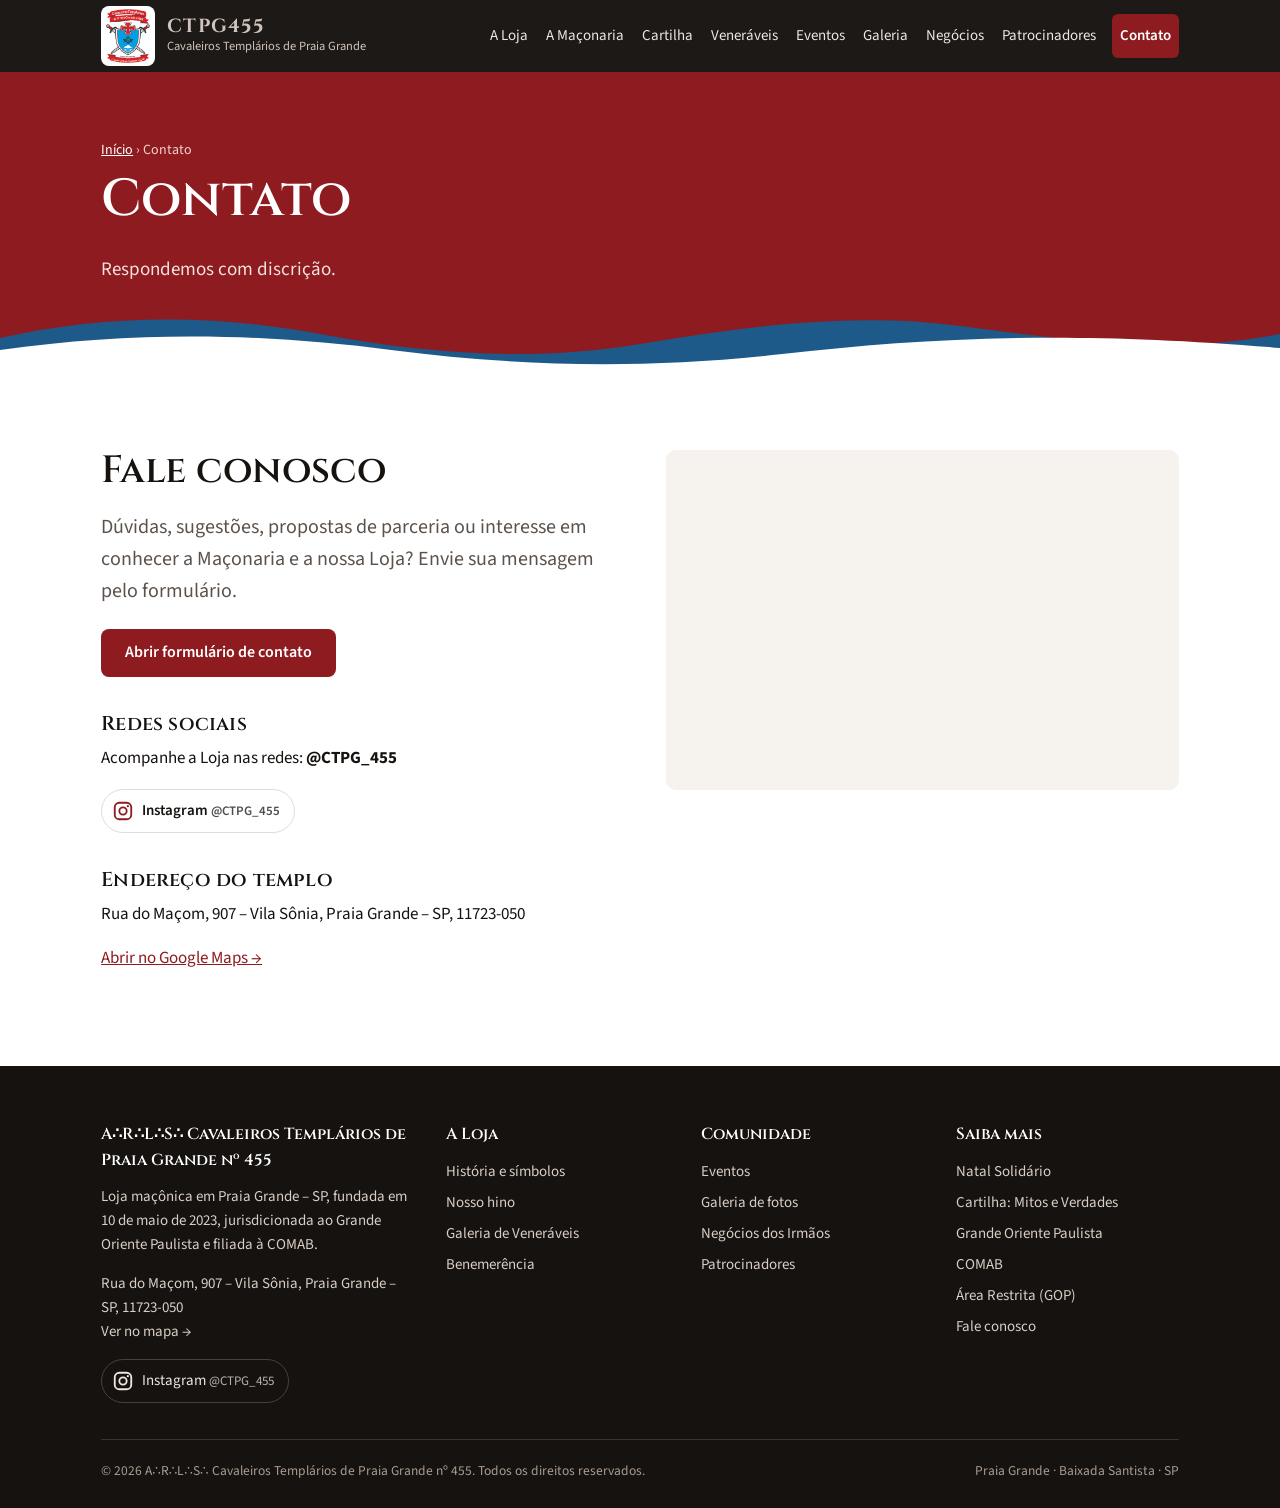
<file: contato.html>
<!DOCTYPE html>
<html lang="pt-BR">
<head>
<meta charset="utf-8">
<meta name="viewport" content="width=device-width, initial-scale=1">
<title>Contato | Loja Maçônica em Praia Grande – Cavaleiros Templários nº 455</title>
<meta name="description" content="Fale com a Loja Maçônica Cavaleiros Templários de Praia Grande nº 455: dúvidas sobre a Maçonaria, parcerias, patrocínio e endereço do templo na Vila Sônia, Praia Grande – SP.">
<meta name="robots" content="index, follow, max-image-preview:large">
<link rel="canonical" href="https://www.ctpg.org.br/contato.html">
<meta name="theme-color" content="#8e1b1f">
<meta property="og:type" content="website">
<meta property="og:locale" content="pt_BR">
<meta property="og:site_name" content="CTPG – Cavaleiros Templários de Praia Grande nº 455">
<meta property="og:title" content="Contato | Loja Maçônica em Praia Grande – Cavaleiros Templários nº 455">
<meta property="og:description" content="Fale com a Loja Maçônica Cavaleiros Templários de Praia Grande nº 455: dúvidas sobre a Maçonaria, parcerias, patrocínio e endereço do templo na Vila Sônia, Praia Grande – SP.">
<meta property="og:url" content="https://www.ctpg.org.br/contato.html">
<meta property="og:image" content="https://www.ctpg.org.br/assets/og.png">
<meta name="twitter:card" content="summary_large_image">
<link rel="icon" href="assets/favicon.png" type="image/png">
<link rel="apple-touch-icon" href="assets/apple-touch-icon.png">
<link rel="preconnect" href="https://fonts.googleapis.com">
<link rel="preconnect" href="https://fonts.gstatic.com" crossorigin>
<link href="https://fonts.googleapis.com/css2?family=Cinzel:wght@500;600;700&family=Source+Sans+3:wght@400;600;700&display=swap" rel="stylesheet">
<link rel="stylesheet" href="assets/estilo.css">
<script type="application/ld+json">[{"@context": "https://schema.org", "@type": ["Organization", "Place"], "@id": "https://www.ctpg.org.br/#loja", "name": "Loja Maçônica Cavaleiros Templários de Praia Grande nº 455", "alternateName": ["CTPG", "CTPG455", "CTPG 455", "Cavaleiros Templários de Praia Grande", "A.R.L.S. Cavaleiros Templários de Praia Grande nº 455", "Loja Maçônica em Praia Grande"], "url": "https://www.ctpg.org.br/", "logo": "https://www.ctpg.org.br/assets/logo.png", "image": "https://www.ctpg.org.br/assets/og.png", "foundingDate": "2023-05-10", "founder": [{"@type": "Person", "name": "Adelio Servinsckins Oliveira"}, {"@type": "Person", "name": "Antônio José Silva"}, {"@type": "Person", "name": "Caio Renê Martins"}, {"@type": "Person", "name": "Clodoaldo de Sousa Mafei"}, {"@type": "Person", "name": "Heber Martins Neto"}, {"@type": "Person", "name": "Henrique Ruiz Poyatos Filho"}, {"@type": "Person", "name": "Marcus Vinicius Dutra"}, {"@type": "Person", "name": "Nilton Lima Santos"}, {"@type": "Person", "name": "Regivan Santos Cruz"}], "description": "Loja maçônica em Praia Grande – SP, jurisdicionada ao Grande Oriente Paulista (GOP) e filiada à COMAB.", "address": {"@type": "PostalAddress", "streetAddress": "Rua do Maçom, 907 – Vila Sônia", "addressLocality": "Praia Grande", "addressRegion": "SP", "postalCode": "11723-050", "addressCountry": "BR"}, "geo": {"@type": "GeoCoordinates", "latitude": -24.002608, "longitude": -46.443694}, "sameAs": ["https://www.instagram.com/ctpg_455/"], "areaServed": ["Praia Grande", "Baixada Santista", "Mongaguá", "São Vicente", "Santos"], "parentOrganization": {"@type": "Organization", "name": "Grande Oriente Paulista", "url": "https://www.gopsp.org.br/"}, "memberOf": {"@type": "Organization", "name": "Confederação Maçônica do Brasil – COMAB", "url": "https://comab.org.br/"}}, {"@context": "https://schema.org", "@type": "BreadcrumbList", "itemListElement": [{"@type": "ListItem", "position": 1, "name": "Início", "item": "https://www.ctpg.org.br/"}, {"@type": "ListItem", "position": 2, "name": "Contato", "item": "https://www.ctpg.org.br/contato.html"}]}]</script>
</head>
<body>
<header class="top"><div class="wrap">
<a class="brand" href="index.html" aria-label="CTPG – página inicial"><span class="brand-logo"><img src="assets/logo-160.png" width="160" height="196" alt=""></span><span><b>CTPG455</b><span>Cavaleiros Templários de Praia Grande</span></span></a>
<button class="burger" aria-label="Abrir menu" aria-expanded="false" aria-controls="menu">☰</button>
<nav class="nav" id="menu" aria-label="Principal"><a href="loja.html">A Loja</a><a href="maconaria.html">A Maçonaria</a><a href="cartilha.html">Cartilha</a><a href="veneraveis.html">Veneráveis</a><a href="eventos.html">Eventos</a><a href="galeria.html">Galeria</a><a href="negocios.html">Negócios</a><a href="patrocinadores.html">Patrocinadores</a><a class="cta" href="contato.html" aria-current=page>Contato</a></nav>
</div></header>
<main>
<header class="phead"><div class="wrap"><div class="crumb"><a href="index.html">Início</a> › Contato</div>
<h1>Contato</h1><p>Respondemos com discrição.</p></div><svg class="waves" viewBox="0 0 1440 70" preserveAspectRatio="none" aria-hidden="true">
<path d="M0 34C120 10 240 10 360 30S600 58 720 40 960 8 1080 22 1320 52 1440 30V70H0Z" fill="#1d5a8a"/>
<path d="M0 46C160 26 300 30 440 46S720 66 880 50 1200 26 1440 44V70H0Z" fill="#ffffff"/></svg></header>

<section class="band"><div class="wrap split">
 <div>
  <h2 style="margin-top:0">Fale conosco</h2>
  <p class="lead">Dúvidas, sugestões, propostas de parceria ou interesse em conhecer a Maçonaria e a nossa Loja? Envie sua mensagem pelo formulário.</p>
  <div class="btns"><a class="btn r" href="https://forms.gle/9gYenxBqvXZe4q136" target="_blank" rel="noopener">Abrir formulário de contato</a></div>
  <h3 style="margin-top:36px">Redes sociais</h3>
  <p>Acompanhe a Loja nas redes: <b>@CTPG_455</b></p>
  <div class="social big"><a href="https://www.instagram.com/ctpg_455/" target="_blank" rel="noopener me"><svg viewBox="0 0 24 24" aria-hidden="true"><rect x="3" y="3" width="18" height="18" rx="5" fill="none" stroke="currentColor" stroke-width="2"/><circle cx="12" cy="12" r="4" fill="none" stroke="currentColor" stroke-width="2"/><circle cx="17.3" cy="6.7" r="1.2" fill="currentColor"/></svg><span>Instagram <small>@CTPG_455</small></span></a></div>
  <h3 style="margin-top:36px">Endereço do templo</h3>
  <p>Rua do Maçom, 907 – Vila Sônia, Praia Grande – SP, 11723-050</p>
  <p><a href="https://www.google.com/maps/search/?api=1&query=-24.002608,-46.443694" target="_blank" rel="noopener">Abrir no Google Maps →</a></p>
 </div>
 <iframe class="map" title="Mapa: localização da Loja em Praia Grande" loading="lazy" referrerpolicy="no-referrer-when-downgrade" src="https://maps.google.com/maps?q=-24.002608,-46.443694&z=16&output=embed"></iframe>
</div></section>

</main>
<footer class="foot"><div class="wrap">
<div class="cols">
 <div><h4>A∴R∴L∴S∴ Cavaleiros Templários de Praia Grande nº 455</h4><p>Loja maçônica em Praia Grande – SP, fundada em 10 de maio de 2023, jurisdicionada ao Grande Oriente Paulista e filiada à COMAB.</p>
 <p>Rua do Maçom, 907 – Vila Sônia, Praia Grande – SP, 11723-050<br><a href="https://www.google.com/maps/search/?api=1&query=-24.002608,-46.443694" target="_blank" rel="noopener">Ver no mapa →</a></p><div class="social"><a href="https://www.instagram.com/ctpg_455/" target="_blank" rel="noopener me"><svg viewBox="0 0 24 24" aria-hidden="true"><rect x="3" y="3" width="18" height="18" rx="5" fill="none" stroke="currentColor" stroke-width="2"/><circle cx="12" cy="12" r="4" fill="none" stroke="currentColor" stroke-width="2"/><circle cx="17.3" cy="6.7" r="1.2" fill="currentColor"/></svg><span>Instagram <small>@CTPG_455</small></span></a></div></div>
 <div><h4>A Loja</h4><ul><li><a href="loja.html">História e símbolos</a></li><li><a href="loja.html#hino">Nosso hino</a></li><li><a href="veneraveis.html">Galeria de Veneráveis</a></li><li><a href="benemerencia.html">Benemerência</a></li></ul></div>
 <div><h4>Comunidade</h4><ul><li><a href="eventos.html">Eventos</a></li><li><a href="galeria.html">Galeria de fotos</a></li><li><a href="negocios.html">Negócios dos Irmãos</a></li><li><a href="patrocinadores.html">Patrocinadores</a></li></ul></div>
 <div><h4>Saiba mais</h4><ul><li><a href="natal.html">Natal Solidário</a></li><li><a href="cartilha.html">Cartilha: Mitos e Verdades</a></li><li><a href="https://www.gopsp.org.br/" target="_blank" rel="noopener">Grande Oriente Paulista</a></li><li><a href="https://comab.org.br/" target="_blank" rel="noopener">COMAB</a></li><li><a href="https://www.gopsp.org.br/site/area-restrita/art.aspx" target="_blank" rel="noopener">Área Restrita (GOP)</a></li><li><a href="contato.html">Fale conosco</a></li></ul></div>
</div>
<div class="base"><span>© <span id="ano">2026</span> A∴R∴L∴S∴ Cavaleiros Templários de Praia Grande nº 455. Todos os direitos reservados.</span><span>Praia Grande · Baixada Santista · SP</span></div>
</div></footer>
<script src="assets/dados.js"></script>
<script src="assets/app.js"></script>
</body>
</html>
</file>
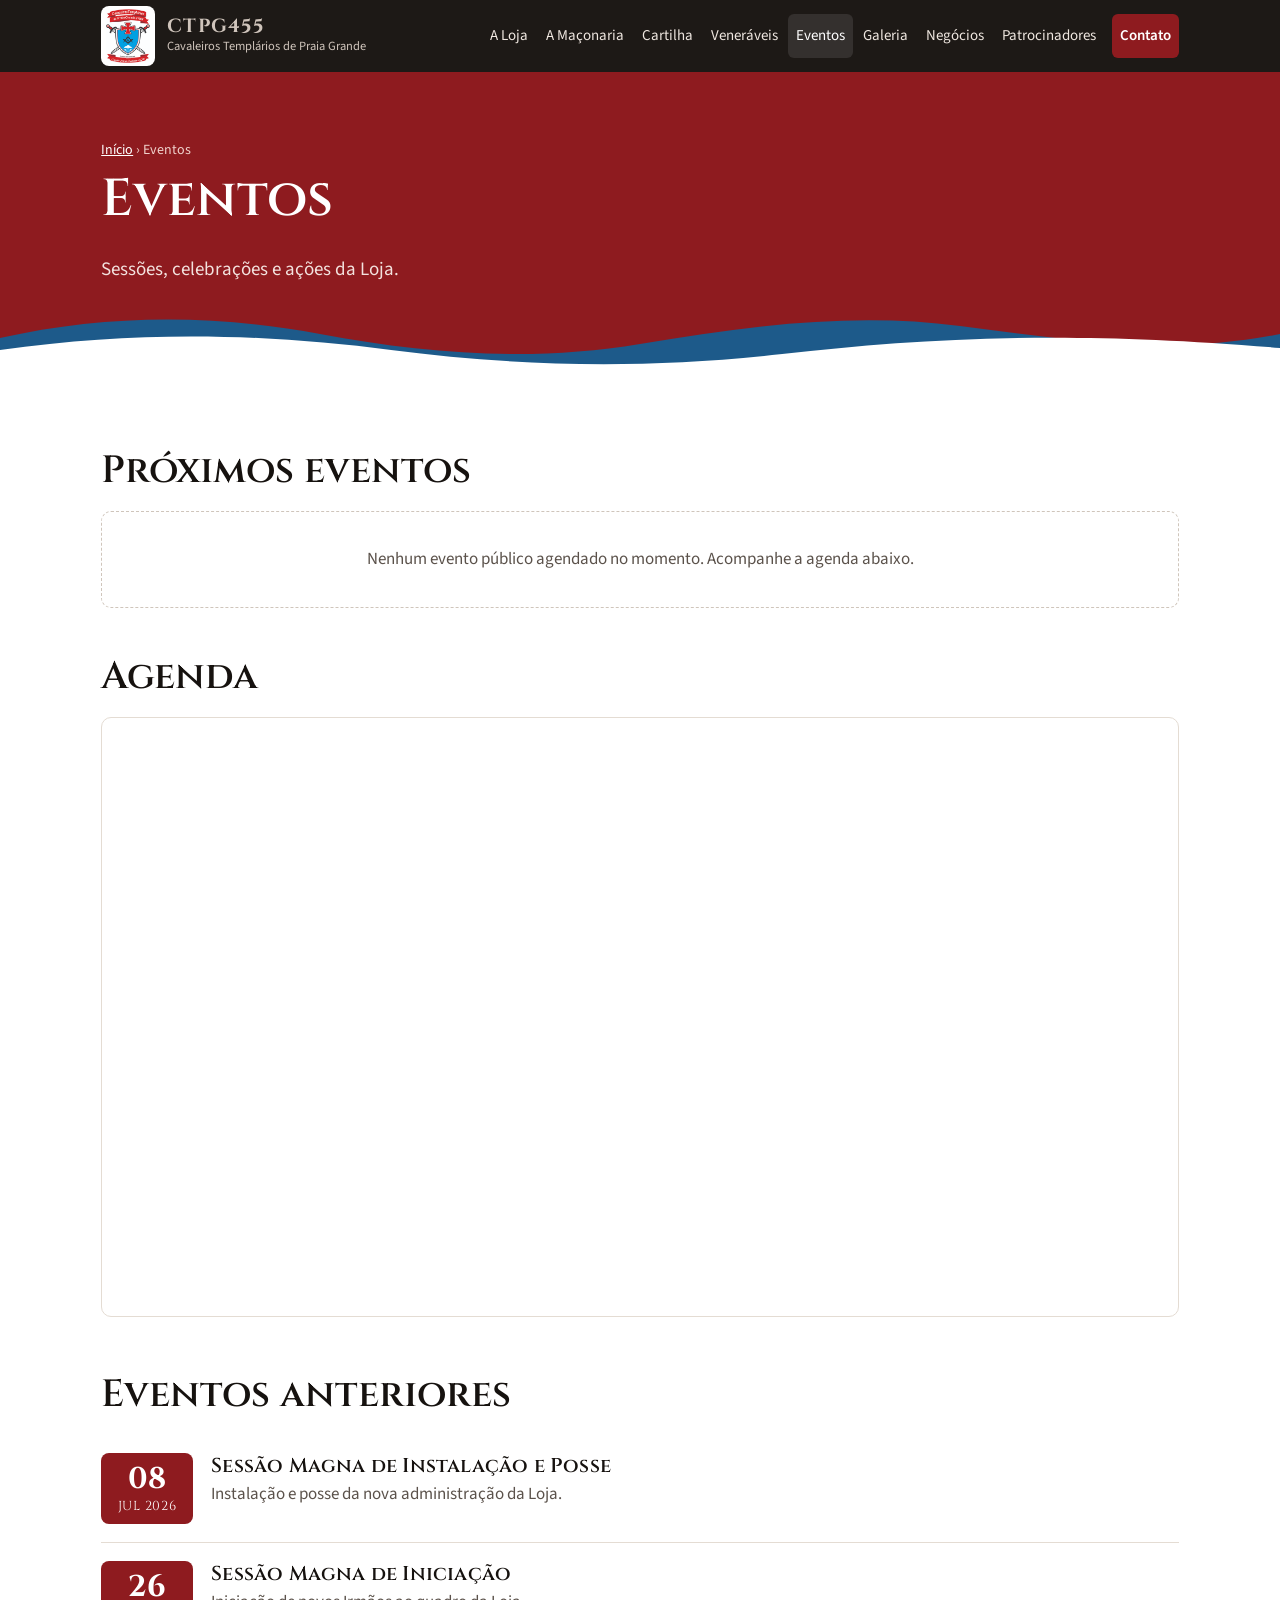
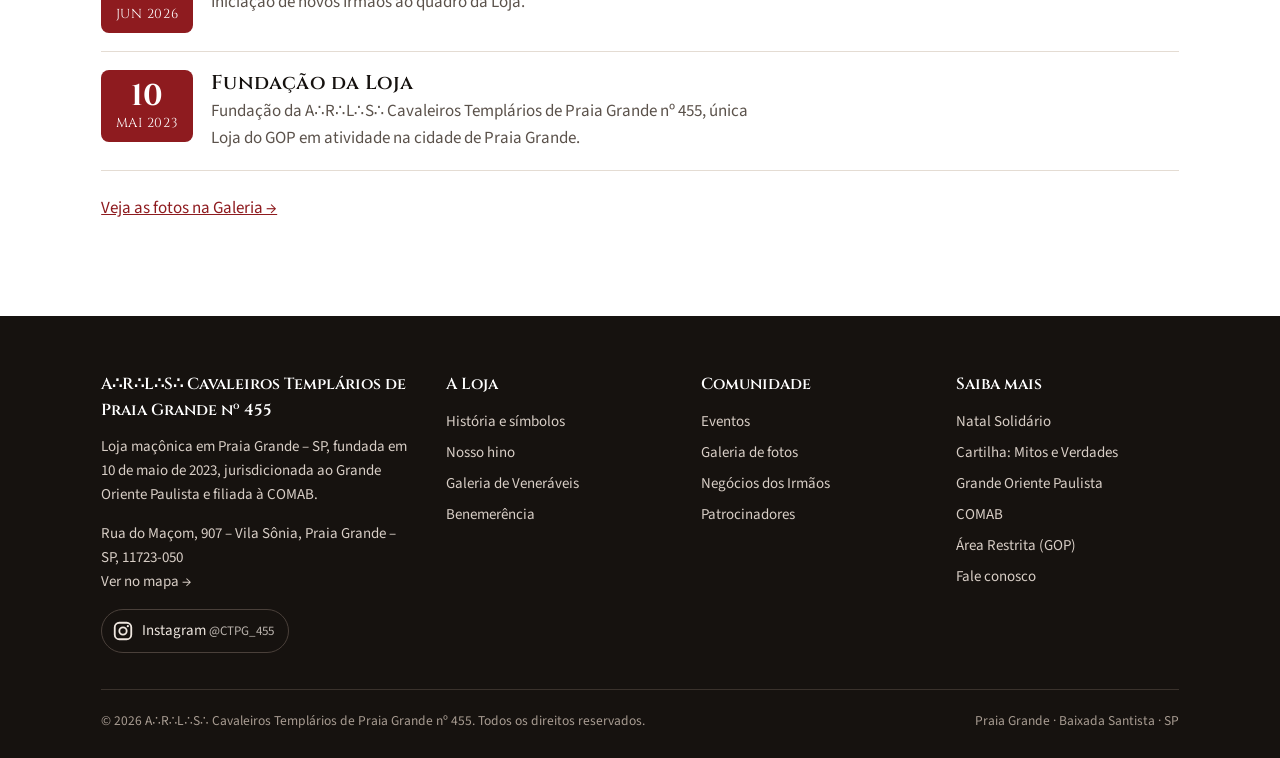
<file: eventos.html>
<!DOCTYPE html>
<html lang="pt-BR">
<head>
<meta charset="utf-8">
<meta name="viewport" content="width=device-width, initial-scale=1">
<title>Eventos e Agenda | Loja Maçônica Cavaleiros Templários de Praia Grande</title>
<meta name="description" content="Agenda e registro de eventos da Loja Cavaleiros Templários de Praia Grande nº 455: sessões magnas, iniciações, instalações e ações sociais.">
<meta name="robots" content="index, follow, max-image-preview:large">
<link rel="canonical" href="https://www.ctpg.org.br/eventos.html">
<meta name="theme-color" content="#8e1b1f">
<meta property="og:type" content="website">
<meta property="og:locale" content="pt_BR">
<meta property="og:site_name" content="CTPG – Cavaleiros Templários de Praia Grande nº 455">
<meta property="og:title" content="Eventos e Agenda | Loja Maçônica Cavaleiros Templários de Praia Grande">
<meta property="og:description" content="Agenda e registro de eventos da Loja Cavaleiros Templários de Praia Grande nº 455: sessões magnas, iniciações, instalações e ações sociais.">
<meta property="og:url" content="https://www.ctpg.org.br/eventos.html">
<meta property="og:image" content="https://www.ctpg.org.br/assets/og.png">
<meta name="twitter:card" content="summary_large_image">
<link rel="icon" href="assets/favicon.png" type="image/png">
<link rel="apple-touch-icon" href="assets/apple-touch-icon.png">
<link rel="preconnect" href="https://fonts.googleapis.com">
<link rel="preconnect" href="https://fonts.gstatic.com" crossorigin>
<link href="https://fonts.googleapis.com/css2?family=Cinzel:wght@500;600;700&family=Source+Sans+3:wght@400;600;700&display=swap" rel="stylesheet">
<link rel="stylesheet" href="assets/estilo.css">
<script type="application/ld+json">[{"@context": "https://schema.org", "@type": ["Organization", "Place"], "@id": "https://www.ctpg.org.br/#loja", "name": "Loja Maçônica Cavaleiros Templários de Praia Grande nº 455", "alternateName": ["CTPG", "CTPG455", "CTPG 455", "Cavaleiros Templários de Praia Grande", "A.R.L.S. Cavaleiros Templários de Praia Grande nº 455", "Loja Maçônica em Praia Grande"], "url": "https://www.ctpg.org.br/", "logo": "https://www.ctpg.org.br/assets/logo.png", "image": "https://www.ctpg.org.br/assets/og.png", "foundingDate": "2023-05-10", "founder": [{"@type": "Person", "name": "Adelio Servinsckins Oliveira"}, {"@type": "Person", "name": "Antônio José Silva"}, {"@type": "Person", "name": "Caio Renê Martins"}, {"@type": "Person", "name": "Clodoaldo de Sousa Mafei"}, {"@type": "Person", "name": "Heber Martins Neto"}, {"@type": "Person", "name": "Henrique Ruiz Poyatos Filho"}, {"@type": "Person", "name": "Marcus Vinicius Dutra"}, {"@type": "Person", "name": "Nilton Lima Santos"}, {"@type": "Person", "name": "Regivan Santos Cruz"}], "description": "Loja maçônica em Praia Grande – SP, jurisdicionada ao Grande Oriente Paulista (GOP) e filiada à COMAB.", "address": {"@type": "PostalAddress", "streetAddress": "Rua do Maçom, 907 – Vila Sônia", "addressLocality": "Praia Grande", "addressRegion": "SP", "postalCode": "11723-050", "addressCountry": "BR"}, "geo": {"@type": "GeoCoordinates", "latitude": -24.002608, "longitude": -46.443694}, "sameAs": ["https://www.instagram.com/ctpg_455/"], "areaServed": ["Praia Grande", "Baixada Santista", "Mongaguá", "São Vicente", "Santos"], "parentOrganization": {"@type": "Organization", "name": "Grande Oriente Paulista", "url": "https://www.gopsp.org.br/"}, "memberOf": {"@type": "Organization", "name": "Confederação Maçônica do Brasil – COMAB", "url": "https://comab.org.br/"}}, {"@context": "https://schema.org", "@type": "BreadcrumbList", "itemListElement": [{"@type": "ListItem", "position": 1, "name": "Início", "item": "https://www.ctpg.org.br/"}, {"@type": "ListItem", "position": 2, "name": "Eventos", "item": "https://www.ctpg.org.br/eventos.html"}]}]</script>
</head>
<body>
<header class="top"><div class="wrap">
<a class="brand" href="index.html" aria-label="CTPG – página inicial"><span class="brand-logo"><img src="assets/logo-160.png" width="160" height="196" alt=""></span><span><b>CTPG455</b><span>Cavaleiros Templários de Praia Grande</span></span></a>
<button class="burger" aria-label="Abrir menu" aria-expanded="false" aria-controls="menu">☰</button>
<nav class="nav" id="menu" aria-label="Principal"><a href="loja.html">A Loja</a><a href="maconaria.html">A Maçonaria</a><a href="cartilha.html">Cartilha</a><a href="veneraveis.html">Veneráveis</a><a href="eventos.html" aria-current=page>Eventos</a><a href="galeria.html">Galeria</a><a href="negocios.html">Negócios</a><a href="patrocinadores.html">Patrocinadores</a><a class="cta" href="contato.html">Contato</a></nav>
</div></header>
<main>
<header class="phead"><div class="wrap"><div class="crumb"><a href="index.html">Início</a> › Eventos</div>
<h1>Eventos</h1><p>Sessões, celebrações e ações da Loja.</p></div><svg class="waves" viewBox="0 0 1440 70" preserveAspectRatio="none" aria-hidden="true">
<path d="M0 34C120 10 240 10 360 30S600 58 720 40 960 8 1080 22 1320 52 1440 30V70H0Z" fill="#1d5a8a"/>
<path d="M0 46C160 26 300 30 440 46S720 66 880 50 1200 26 1440 44V70H0Z" fill="#ffffff"/></svg></header>

<section class="band"><div class="wrap">
 <h2>Próximos eventos</h2>
 <div id="proximos"></div>
 <h2 style="margin-top:48px">Agenda</h2>
 <iframe class="cal" title="Agenda da Loja (Google Agenda)" loading="lazy" src="https://calendar.google.com/calendar/embed?src=eternolapidar%40gmail.com&ctz=America%2FSao_Paulo&hl=pt_BR&mode=AGENDA&showTitle=0&showPrint=0"></iframe>
 <h2 style="margin-top:48px">Eventos anteriores</h2>
 <div id="anteriores"></div>
 <p style="margin-top:24px"><a href="galeria.html">Veja as fotos na Galeria →</a></p>
</div></section>

</main>
<footer class="foot"><div class="wrap">
<div class="cols">
 <div><h4>A∴R∴L∴S∴ Cavaleiros Templários de Praia Grande nº 455</h4><p>Loja maçônica em Praia Grande – SP, fundada em 10 de maio de 2023, jurisdicionada ao Grande Oriente Paulista e filiada à COMAB.</p>
 <p>Rua do Maçom, 907 – Vila Sônia, Praia Grande – SP, 11723-050<br><a href="https://www.google.com/maps/search/?api=1&query=-24.002608,-46.443694" target="_blank" rel="noopener">Ver no mapa →</a></p><div class="social"><a href="https://www.instagram.com/ctpg_455/" target="_blank" rel="noopener me"><svg viewBox="0 0 24 24" aria-hidden="true"><rect x="3" y="3" width="18" height="18" rx="5" fill="none" stroke="currentColor" stroke-width="2"/><circle cx="12" cy="12" r="4" fill="none" stroke="currentColor" stroke-width="2"/><circle cx="17.3" cy="6.7" r="1.2" fill="currentColor"/></svg><span>Instagram <small>@CTPG_455</small></span></a></div></div>
 <div><h4>A Loja</h4><ul><li><a href="loja.html">História e símbolos</a></li><li><a href="loja.html#hino">Nosso hino</a></li><li><a href="veneraveis.html">Galeria de Veneráveis</a></li><li><a href="benemerencia.html">Benemerência</a></li></ul></div>
 <div><h4>Comunidade</h4><ul><li><a href="eventos.html">Eventos</a></li><li><a href="galeria.html">Galeria de fotos</a></li><li><a href="negocios.html">Negócios dos Irmãos</a></li><li><a href="patrocinadores.html">Patrocinadores</a></li></ul></div>
 <div><h4>Saiba mais</h4><ul><li><a href="natal.html">Natal Solidário</a></li><li><a href="cartilha.html">Cartilha: Mitos e Verdades</a></li><li><a href="https://www.gopsp.org.br/" target="_blank" rel="noopener">Grande Oriente Paulista</a></li><li><a href="https://comab.org.br/" target="_blank" rel="noopener">COMAB</a></li><li><a href="https://www.gopsp.org.br/site/area-restrita/art.aspx" target="_blank" rel="noopener">Área Restrita (GOP)</a></li><li><a href="contato.html">Fale conosco</a></li></ul></div>
</div>
<div class="base"><span>© <span id="ano">2026</span> A∴R∴L∴S∴ Cavaleiros Templários de Praia Grande nº 455. Todos os direitos reservados.</span><span>Praia Grande · Baixada Santista · SP</span></div>
</div></footer>
<script src="assets/dados.js"></script>
<script src="assets/app.js"></script>
</body>
</html>
</file>
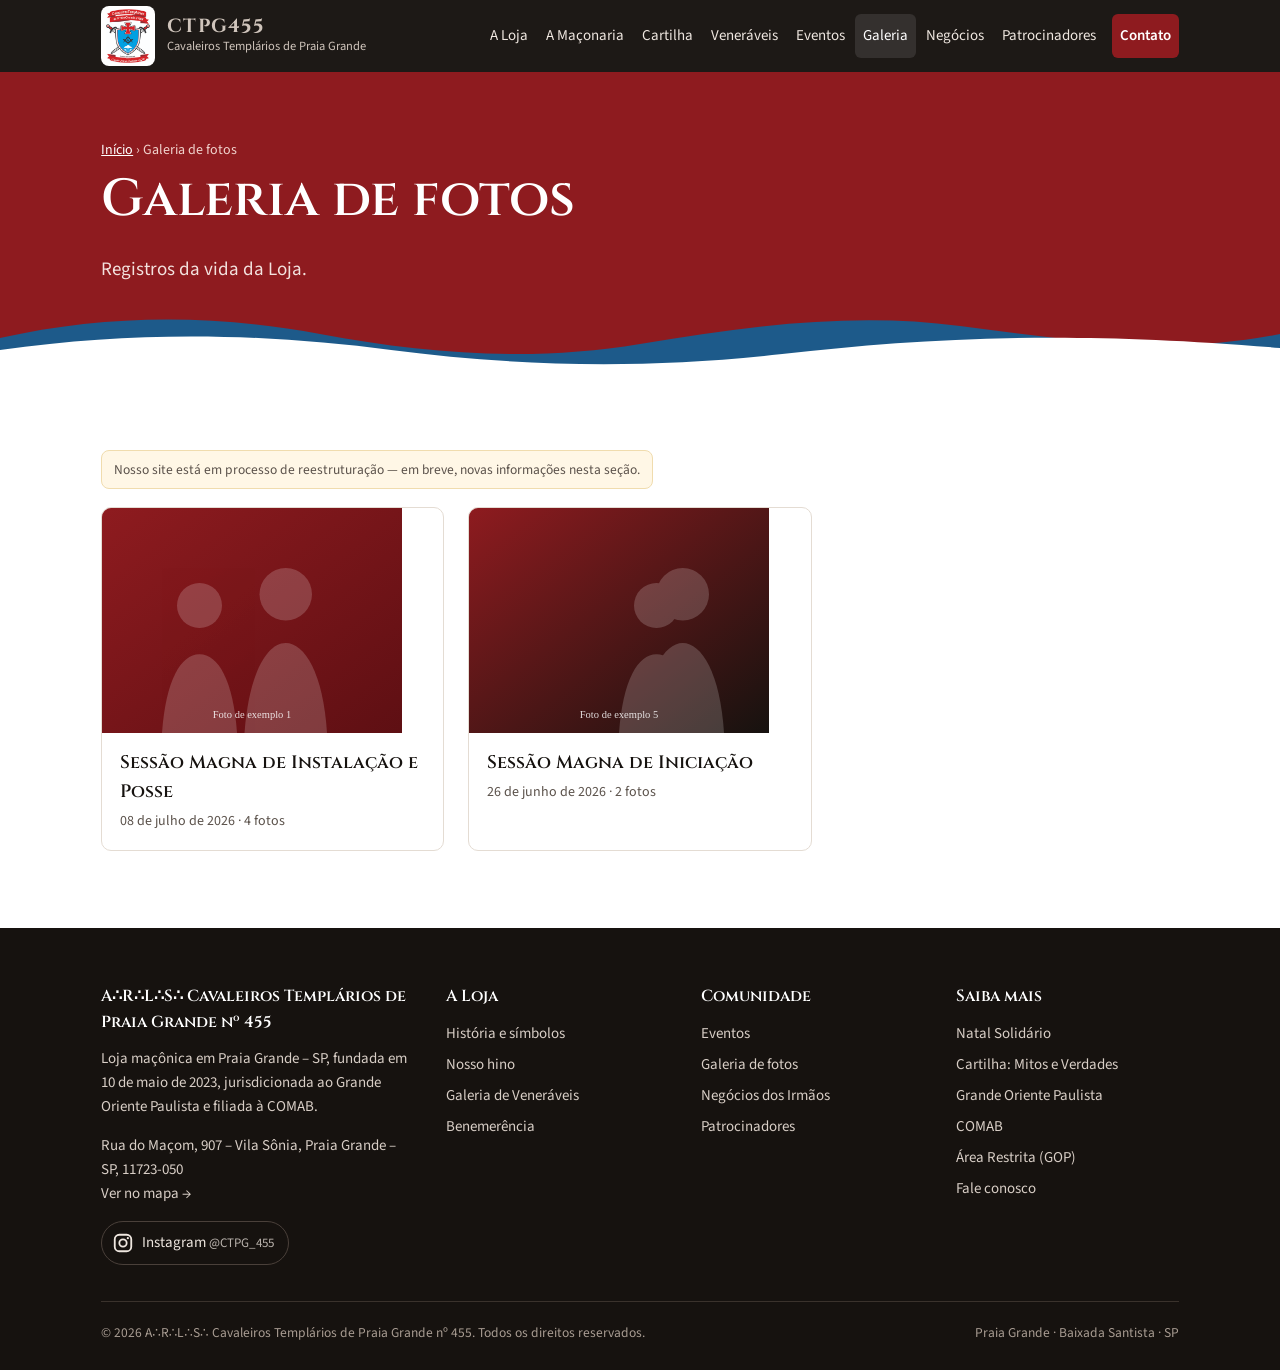
<file: galeria.html>
<!DOCTYPE html>
<html lang="pt-BR">
<head>
<meta charset="utf-8">
<meta name="viewport" content="width=device-width, initial-scale=1">
<title>Galeria de Fotos | Loja Cavaleiros Templários de Praia Grande nº 455</title>
<meta name="description" content="Álbuns de fotos das sessões magnas, eventos e ações de benemerência da Loja Maçônica Cavaleiros Templários de Praia Grande nº 455.">
<meta name="robots" content="index, follow, max-image-preview:large">
<link rel="canonical" href="https://www.ctpg.org.br/galeria.html">
<meta name="theme-color" content="#8e1b1f">
<meta property="og:type" content="website">
<meta property="og:locale" content="pt_BR">
<meta property="og:site_name" content="CTPG – Cavaleiros Templários de Praia Grande nº 455">
<meta property="og:title" content="Galeria de Fotos | Loja Cavaleiros Templários de Praia Grande nº 455">
<meta property="og:description" content="Álbuns de fotos das sessões magnas, eventos e ações de benemerência da Loja Maçônica Cavaleiros Templários de Praia Grande nº 455.">
<meta property="og:url" content="https://www.ctpg.org.br/galeria.html">
<meta property="og:image" content="https://www.ctpg.org.br/assets/og.png">
<meta name="twitter:card" content="summary_large_image">
<link rel="icon" href="assets/favicon.png" type="image/png">
<link rel="apple-touch-icon" href="assets/apple-touch-icon.png">
<link rel="preconnect" href="https://fonts.googleapis.com">
<link rel="preconnect" href="https://fonts.gstatic.com" crossorigin>
<link href="https://fonts.googleapis.com/css2?family=Cinzel:wght@500;600;700&family=Source+Sans+3:wght@400;600;700&display=swap" rel="stylesheet">
<link rel="stylesheet" href="assets/estilo.css">
<script type="application/ld+json">[{"@context": "https://schema.org", "@type": ["Organization", "Place"], "@id": "https://www.ctpg.org.br/#loja", "name": "Loja Maçônica Cavaleiros Templários de Praia Grande nº 455", "alternateName": ["CTPG", "CTPG455", "CTPG 455", "Cavaleiros Templários de Praia Grande", "A.R.L.S. Cavaleiros Templários de Praia Grande nº 455", "Loja Maçônica em Praia Grande"], "url": "https://www.ctpg.org.br/", "logo": "https://www.ctpg.org.br/assets/logo.png", "image": "https://www.ctpg.org.br/assets/og.png", "foundingDate": "2023-05-10", "founder": [{"@type": "Person", "name": "Adelio Servinsckins Oliveira"}, {"@type": "Person", "name": "Antônio José Silva"}, {"@type": "Person", "name": "Caio Renê Martins"}, {"@type": "Person", "name": "Clodoaldo de Sousa Mafei"}, {"@type": "Person", "name": "Heber Martins Neto"}, {"@type": "Person", "name": "Henrique Ruiz Poyatos Filho"}, {"@type": "Person", "name": "Marcus Vinicius Dutra"}, {"@type": "Person", "name": "Nilton Lima Santos"}, {"@type": "Person", "name": "Regivan Santos Cruz"}], "description": "Loja maçônica em Praia Grande – SP, jurisdicionada ao Grande Oriente Paulista (GOP) e filiada à COMAB.", "address": {"@type": "PostalAddress", "streetAddress": "Rua do Maçom, 907 – Vila Sônia", "addressLocality": "Praia Grande", "addressRegion": "SP", "postalCode": "11723-050", "addressCountry": "BR"}, "geo": {"@type": "GeoCoordinates", "latitude": -24.002608, "longitude": -46.443694}, "sameAs": ["https://www.instagram.com/ctpg_455/"], "areaServed": ["Praia Grande", "Baixada Santista", "Mongaguá", "São Vicente", "Santos"], "parentOrganization": {"@type": "Organization", "name": "Grande Oriente Paulista", "url": "https://www.gopsp.org.br/"}, "memberOf": {"@type": "Organization", "name": "Confederação Maçônica do Brasil – COMAB", "url": "https://comab.org.br/"}}, {"@context": "https://schema.org", "@type": "BreadcrumbList", "itemListElement": [{"@type": "ListItem", "position": 1, "name": "Início", "item": "https://www.ctpg.org.br/"}, {"@type": "ListItem", "position": 2, "name": "Galeria de fotos", "item": "https://www.ctpg.org.br/galeria.html"}]}]</script>
</head>
<body>
<header class="top"><div class="wrap">
<a class="brand" href="index.html" aria-label="CTPG – página inicial"><span class="brand-logo"><img src="assets/logo-160.png" width="160" height="196" alt=""></span><span><b>CTPG455</b><span>Cavaleiros Templários de Praia Grande</span></span></a>
<button class="burger" aria-label="Abrir menu" aria-expanded="false" aria-controls="menu">☰</button>
<nav class="nav" id="menu" aria-label="Principal"><a href="loja.html">A Loja</a><a href="maconaria.html">A Maçonaria</a><a href="cartilha.html">Cartilha</a><a href="veneraveis.html">Veneráveis</a><a href="eventos.html">Eventos</a><a href="galeria.html" aria-current=page>Galeria</a><a href="negocios.html">Negócios</a><a href="patrocinadores.html">Patrocinadores</a><a class="cta" href="contato.html">Contato</a></nav>
</div></header>
<main>
<header class="phead"><div class="wrap"><div class="crumb"><a href="index.html">Início</a> › Galeria de fotos</div>
<h1>Galeria de fotos</h1><p>Registros da vida da Loja.</p></div><svg class="waves" viewBox="0 0 1440 70" preserveAspectRatio="none" aria-hidden="true">
<path d="M0 34C120 10 240 10 360 30S600 58 720 40 960 8 1080 22 1320 52 1440 30V70H0Z" fill="#1d5a8a"/>
<path d="M0 46C160 26 300 30 440 46S720 66 880 50 1200 26 1440 44V70H0Z" fill="#ffffff"/></svg></header>

<section class="band"><div class="wrap">
 <div data-exemplo="albuns"></div>
 <div class="albums" id="albuns"></div>
 <div id="album" hidden></div>
</div></section>
<div class="lb" role="dialog" aria-modal="true" aria-label="Foto ampliada"><img alt=""><button class="x" aria-label="Fechar">×</button><button class="p" aria-label="Anterior">‹</button><button class="n" aria-label="Próxima">›</button><div class="cap"></div></div>

</main>
<footer class="foot"><div class="wrap">
<div class="cols">
 <div><h4>A∴R∴L∴S∴ Cavaleiros Templários de Praia Grande nº 455</h4><p>Loja maçônica em Praia Grande – SP, fundada em 10 de maio de 2023, jurisdicionada ao Grande Oriente Paulista e filiada à COMAB.</p>
 <p>Rua do Maçom, 907 – Vila Sônia, Praia Grande – SP, 11723-050<br><a href="https://www.google.com/maps/search/?api=1&query=-24.002608,-46.443694" target="_blank" rel="noopener">Ver no mapa →</a></p><div class="social"><a href="https://www.instagram.com/ctpg_455/" target="_blank" rel="noopener me"><svg viewBox="0 0 24 24" aria-hidden="true"><rect x="3" y="3" width="18" height="18" rx="5" fill="none" stroke="currentColor" stroke-width="2"/><circle cx="12" cy="12" r="4" fill="none" stroke="currentColor" stroke-width="2"/><circle cx="17.3" cy="6.7" r="1.2" fill="currentColor"/></svg><span>Instagram <small>@CTPG_455</small></span></a></div></div>
 <div><h4>A Loja</h4><ul><li><a href="loja.html">História e símbolos</a></li><li><a href="loja.html#hino">Nosso hino</a></li><li><a href="veneraveis.html">Galeria de Veneráveis</a></li><li><a href="benemerencia.html">Benemerência</a></li></ul></div>
 <div><h4>Comunidade</h4><ul><li><a href="eventos.html">Eventos</a></li><li><a href="galeria.html">Galeria de fotos</a></li><li><a href="negocios.html">Negócios dos Irmãos</a></li><li><a href="patrocinadores.html">Patrocinadores</a></li></ul></div>
 <div><h4>Saiba mais</h4><ul><li><a href="natal.html">Natal Solidário</a></li><li><a href="cartilha.html">Cartilha: Mitos e Verdades</a></li><li><a href="https://www.gopsp.org.br/" target="_blank" rel="noopener">Grande Oriente Paulista</a></li><li><a href="https://comab.org.br/" target="_blank" rel="noopener">COMAB</a></li><li><a href="https://www.gopsp.org.br/site/area-restrita/art.aspx" target="_blank" rel="noopener">Área Restrita (GOP)</a></li><li><a href="contato.html">Fale conosco</a></li></ul></div>
</div>
<div class="base"><span>© <span id="ano">2026</span> A∴R∴L∴S∴ Cavaleiros Templários de Praia Grande nº 455. Todos os direitos reservados.</span><span>Praia Grande · Baixada Santista · SP</span></div>
</div></footer>
<script src="assets/dados.js"></script>
<script src="assets/app.js"></script>
</body>
</html>
</file>
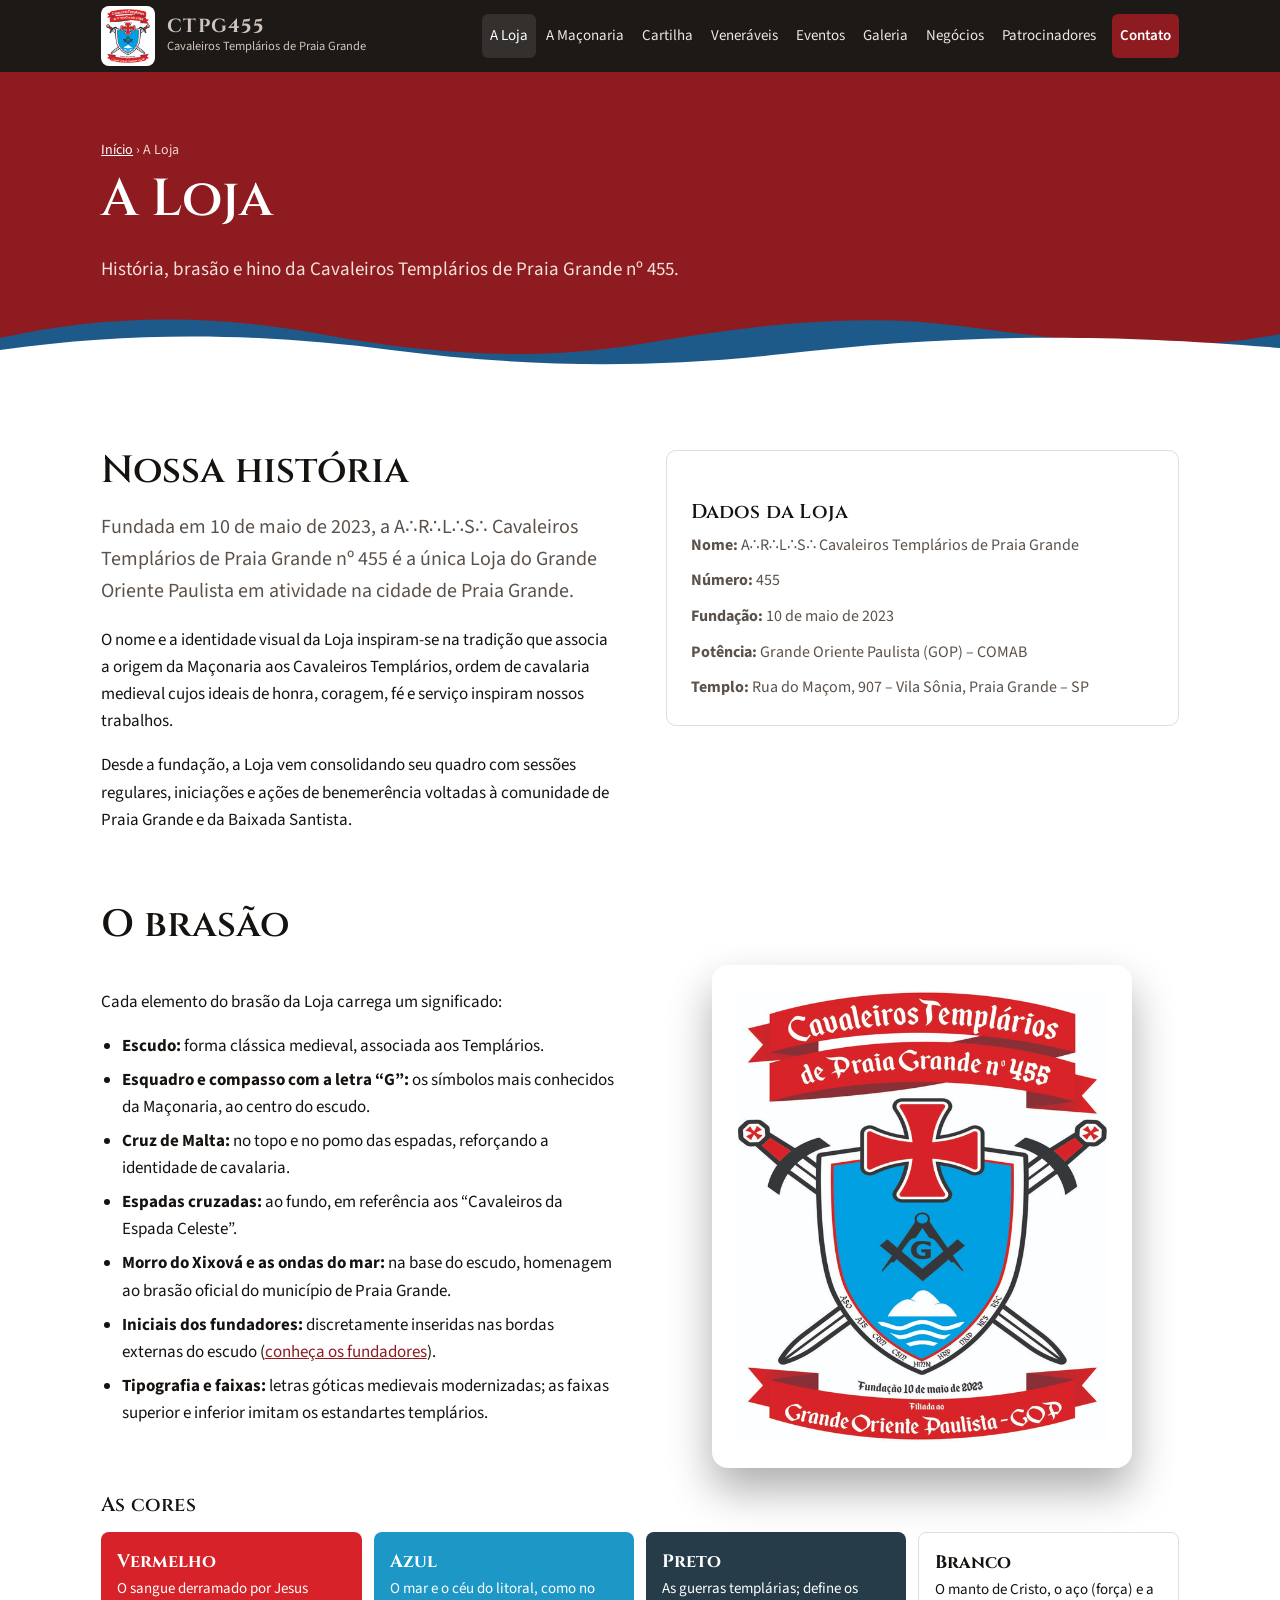
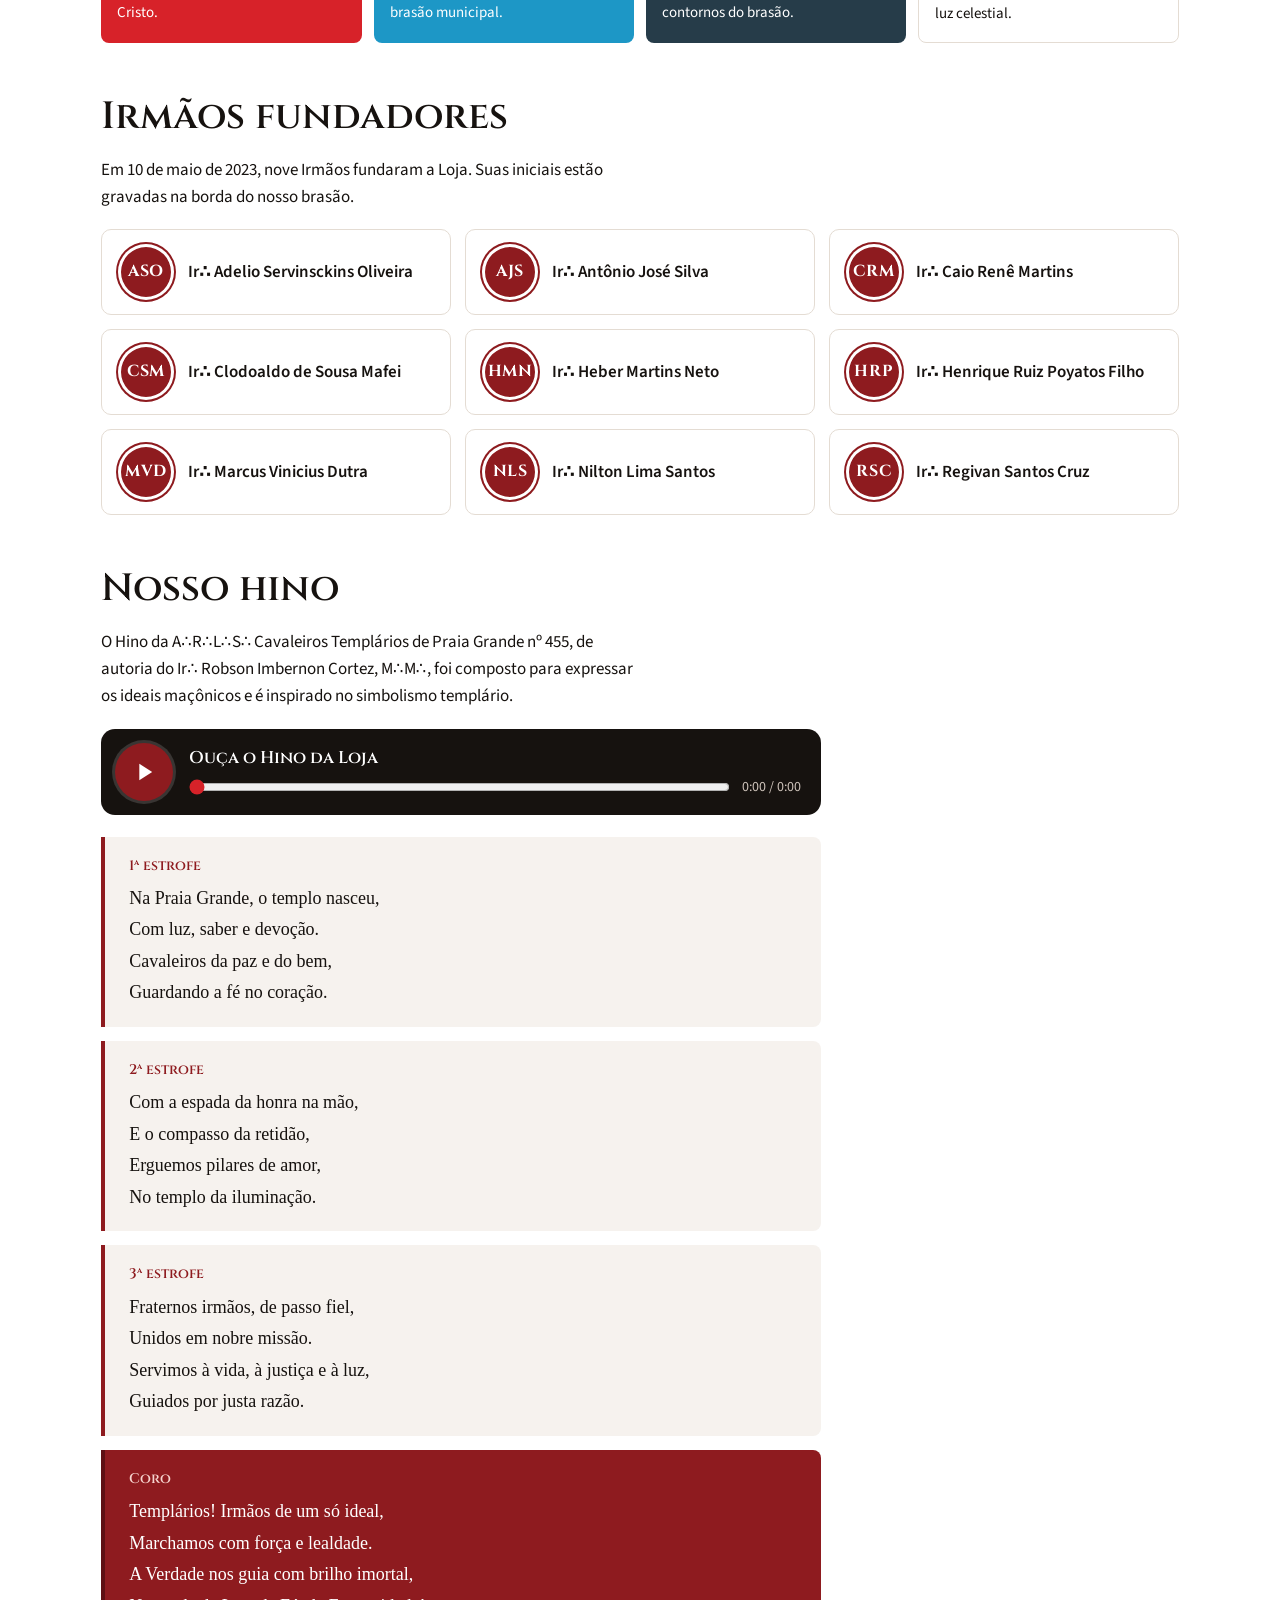
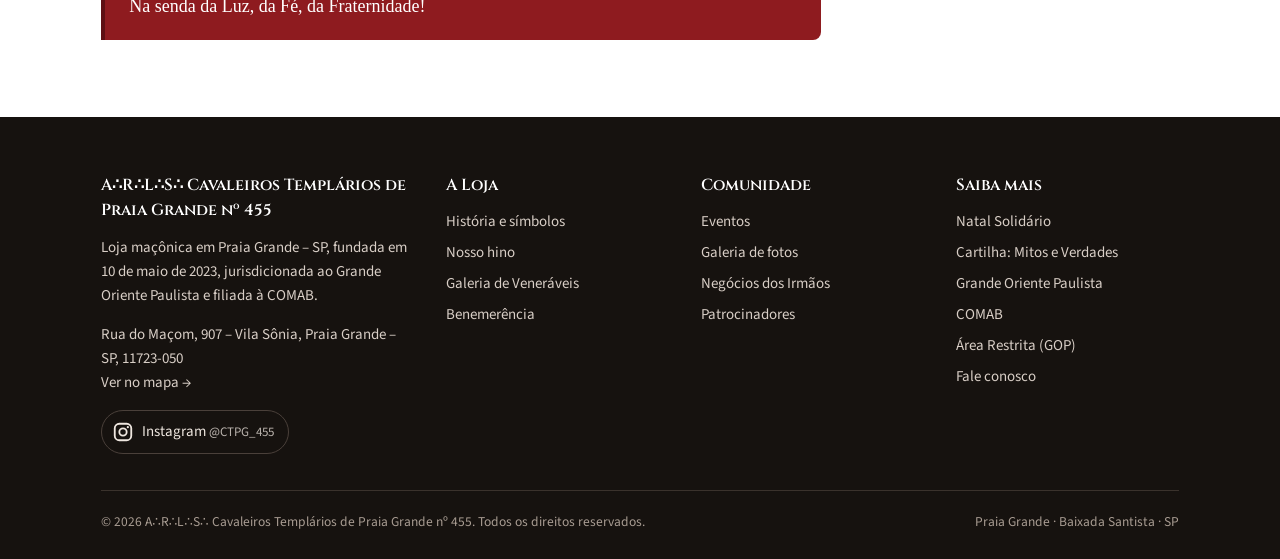
<file: loja.html>
<!DOCTYPE html>
<html lang="pt-BR">
<head>
<meta charset="utf-8">
<meta name="viewport" content="width=device-width, initial-scale=1">
<title>Nossa História, Brasão e Hino | Loja Cavaleiros Templários de Praia Grande nº 455</title>
<meta name="description" content="História da A∴R∴L∴S∴ Cavaleiros Templários de Praia Grande nº 455, fundada em 2023, única Loja do GOP em atividade na cidade de Praia Grande: o significado do brasão, das cores e o hino da Loja.">
<meta name="robots" content="index, follow, max-image-preview:large">
<link rel="canonical" href="https://www.ctpg.org.br/loja.html">
<meta name="theme-color" content="#8e1b1f">
<meta property="og:type" content="website">
<meta property="og:locale" content="pt_BR">
<meta property="og:site_name" content="CTPG – Cavaleiros Templários de Praia Grande nº 455">
<meta property="og:title" content="Nossa História, Brasão e Hino | Loja Cavaleiros Templários de Praia Grande nº 455">
<meta property="og:description" content="História da A∴R∴L∴S∴ Cavaleiros Templários de Praia Grande nº 455, fundada em 2023, única Loja do GOP em atividade na cidade de Praia Grande: o significado do brasão, das cores e o hino da Loja.">
<meta property="og:url" content="https://www.ctpg.org.br/loja.html">
<meta property="og:image" content="https://www.ctpg.org.br/assets/og.png">
<meta name="twitter:card" content="summary_large_image">
<link rel="icon" href="assets/favicon.png" type="image/png">
<link rel="apple-touch-icon" href="assets/apple-touch-icon.png">
<link rel="preconnect" href="https://fonts.googleapis.com">
<link rel="preconnect" href="https://fonts.gstatic.com" crossorigin>
<link href="https://fonts.googleapis.com/css2?family=Cinzel:wght@500;600;700&family=Source+Sans+3:wght@400;600;700&display=swap" rel="stylesheet">
<link rel="stylesheet" href="assets/estilo.css">
<script type="application/ld+json">[{"@context": "https://schema.org", "@type": ["Organization", "Place"], "@id": "https://www.ctpg.org.br/#loja", "name": "Loja Maçônica Cavaleiros Templários de Praia Grande nº 455", "alternateName": ["CTPG", "CTPG455", "CTPG 455", "Cavaleiros Templários de Praia Grande", "A.R.L.S. Cavaleiros Templários de Praia Grande nº 455", "Loja Maçônica em Praia Grande"], "url": "https://www.ctpg.org.br/", "logo": "https://www.ctpg.org.br/assets/logo.png", "image": "https://www.ctpg.org.br/assets/og.png", "foundingDate": "2023-05-10", "founder": [{"@type": "Person", "name": "Adelio Servinsckins Oliveira"}, {"@type": "Person", "name": "Antônio José Silva"}, {"@type": "Person", "name": "Caio Renê Martins"}, {"@type": "Person", "name": "Clodoaldo de Sousa Mafei"}, {"@type": "Person", "name": "Heber Martins Neto"}, {"@type": "Person", "name": "Henrique Ruiz Poyatos Filho"}, {"@type": "Person", "name": "Marcus Vinicius Dutra"}, {"@type": "Person", "name": "Nilton Lima Santos"}, {"@type": "Person", "name": "Regivan Santos Cruz"}], "description": "Loja maçônica em Praia Grande – SP, jurisdicionada ao Grande Oriente Paulista (GOP) e filiada à COMAB.", "address": {"@type": "PostalAddress", "streetAddress": "Rua do Maçom, 907 – Vila Sônia", "addressLocality": "Praia Grande", "addressRegion": "SP", "postalCode": "11723-050", "addressCountry": "BR"}, "geo": {"@type": "GeoCoordinates", "latitude": -24.002608, "longitude": -46.443694}, "sameAs": ["https://www.instagram.com/ctpg_455/"], "areaServed": ["Praia Grande", "Baixada Santista", "Mongaguá", "São Vicente", "Santos"], "parentOrganization": {"@type": "Organization", "name": "Grande Oriente Paulista", "url": "https://www.gopsp.org.br/"}, "memberOf": {"@type": "Organization", "name": "Confederação Maçônica do Brasil – COMAB", "url": "https://comab.org.br/"}}, {"@context": "https://schema.org", "@type": "BreadcrumbList", "itemListElement": [{"@type": "ListItem", "position": 1, "name": "Início", "item": "https://www.ctpg.org.br/"}, {"@type": "ListItem", "position": 2, "name": "A Loja", "item": "https://www.ctpg.org.br/loja.html"}]}]</script>
</head>
<body>
<header class="top"><div class="wrap">
<a class="brand" href="index.html" aria-label="CTPG – página inicial"><span class="brand-logo"><img src="assets/logo-160.png" width="160" height="196" alt=""></span><span><b>CTPG455</b><span>Cavaleiros Templários de Praia Grande</span></span></a>
<button class="burger" aria-label="Abrir menu" aria-expanded="false" aria-controls="menu">☰</button>
<nav class="nav" id="menu" aria-label="Principal"><a href="loja.html" aria-current=page>A Loja</a><a href="maconaria.html">A Maçonaria</a><a href="cartilha.html">Cartilha</a><a href="veneraveis.html">Veneráveis</a><a href="eventos.html">Eventos</a><a href="galeria.html">Galeria</a><a href="negocios.html">Negócios</a><a href="patrocinadores.html">Patrocinadores</a><a class="cta" href="contato.html">Contato</a></nav>
</div></header>
<main>
<header class="phead"><div class="wrap"><div class="crumb"><a href="index.html">Início</a> › A Loja</div>
<h1>A Loja</h1><p>História, brasão e hino da Cavaleiros Templários de Praia Grande nº 455.</p></div><svg class="waves" viewBox="0 0 1440 70" preserveAspectRatio="none" aria-hidden="true">
<path d="M0 34C120 10 240 10 360 30S600 58 720 40 960 8 1080 22 1320 52 1440 30V70H0Z" fill="#1d5a8a"/>
<path d="M0 46C160 26 300 30 440 46S720 66 880 50 1200 26 1440 44V70H0Z" fill="#ffffff"/></svg></header>

<section class="band"><div class="wrap prose">
 <div class="split">
  <div><h2 style="margin-top:0">Nossa história</h2>
  <p class="lead">Fundada em 10 de maio de 2023, a A∴R∴L∴S∴ Cavaleiros Templários de Praia Grande nº 455 é a única Loja do Grande Oriente Paulista em atividade na cidade de Praia Grande.</p>
  <p>O nome e a identidade visual da Loja inspiram-se na tradição que associa a origem da Maçonaria aos Cavaleiros Templários, ordem de cavalaria medieval cujos ideais de honra, coragem, fé e serviço inspiram nossos trabalhos.</p>
  <p>Desde a fundação, a Loja vem consolidando seu quadro com sessões regulares, iniciações e ações de benemerência voltadas à comunidade de Praia Grande e da Baixada Santista.</p></div>
  <div class="card" style="gap:10px">
   <h3>Dados da Loja</h3>
   <p><b>Nome:</b> A∴R∴L∴S∴ Cavaleiros Templários de Praia Grande</p>
   <p><b>Número:</b> 455</p>
   <p><b>Fundação:</b> 10 de maio de 2023</p>
   <p><b>Potência:</b> Grande Oriente Paulista (GOP) – COMAB</p>
   <p><b>Templo:</b> Rua do Maçom, 907 – Vila Sônia, Praia Grande – SP</p>
  </div>
 </div>

 <h2 id="brasao">O brasão</h2>
 <div class="split" style="align-items:center"><div>
 <p>Cada elemento do brasão da Loja carrega um significado:</p>
 <ul>
  <li><b>Escudo:</b> forma clássica medieval, associada aos Templários.</li>
  <li><b>Esquadro e compasso com a letra “G”:</b> os símbolos mais conhecidos da Maçonaria, ao centro do escudo.</li>
  <li><b>Cruz de Malta:</b> no topo e no pomo das espadas, reforçando a identidade de cavalaria.</li>
  <li><b>Espadas cruzadas:</b> ao fundo, em referência aos “Cavaleiros da Espada Celeste”.</li>
  <li><b>Morro do Xixová e as ondas do mar:</b> na base do escudo, homenagem ao brasão oficial do município de Praia Grande.</li>
  <li><b>Iniciais dos fundadores:</b> discretamente inseridas nas bordas externas do escudo (<a href="#fundadores">conheça os fundadores</a>).</li>
  <li><b>Tipografia e faixas:</b> letras góticas medievais modernizadas; as faixas superior e inferior imitam os estandartes templários.</li>
 </ul></div>
 <figure class="logo-card" style="margin:0 auto"><img src="assets/logo-600.png" srcset="assets/logo-600.png 600w, assets/logo.png 1082w" sizes="(max-width:820px) 300px, 460px" width="600" height="735" alt="Brasão oficial da A∴R∴L∴S∴ Cavaleiros Templários de Praia Grande nº 455" loading="lazy"></figure>
 </div>
 <h3>As cores</h3>
 <div class="colors">
  <div style="background:#d72229"><b>Vermelho</b>O sangue derramado por Jesus Cristo.</div>
  <div style="background:#1d97c6"><b>Azul</b>O mar e o céu do litoral, como no brasão municipal.</div>
  <div style="background:#263c49"><b>Preto</b>As guerras templárias; define os contornos do brasão.</div>
  <div style="background:#fff;color:var(--ink);border:1px solid var(--line)"><b>Branco</b>O manto de Cristo, o aço (força) e a luz celestial.</div>
 </div>

 <h2 id="fundadores">Irmãos fundadores</h2>
 <p>Em 10 de maio de 2023, nove Irmãos fundaram a Loja. Suas iniciais estão gravadas na borda do nosso brasão.</p>
 <div class="founders"><div class="founder"><span>ASO</span><b>Ir∴ Adelio Servinsckins Oliveira</b></div><div class="founder"><span>AJS</span><b>Ir∴ Antônio José Silva</b></div><div class="founder"><span>CRM</span><b>Ir∴ Caio Renê Martins</b></div><div class="founder"><span>CSM</span><b>Ir∴ Clodoaldo de Sousa Mafei</b></div><div class="founder"><span>HMN</span><b>Ir∴ Heber Martins Neto</b></div><div class="founder"><span>HRP</span><b>Ir∴ Henrique Ruiz Poyatos Filho</b></div><div class="founder"><span>MVD</span><b>Ir∴ Marcus Vinicius Dutra</b></div><div class="founder"><span>NLS</span><b>Ir∴ Nilton Lima Santos</b></div><div class="founder"><span>RSC</span><b>Ir∴ Regivan Santos Cruz</b></div></div>

 <h2 id="hino">Nosso hino</h2>
 <p>O Hino da A∴R∴L∴S∴ Cavaleiros Templários de Praia Grande nº 455, de autoria do Ir∴ Robson Imbernon Cortez, M∴M∴, foi composto para expressar os ideais maçônicos e é inspirado no simbolismo templário.</p>
 <div class="player" id="player" hidden>
  <button class="play" aria-label="Ouvir o hino" title="Ouvir o hino"><svg viewBox="0 0 24 24" aria-hidden="true"><path class="i-play" d="M8 5v14l11-7z"/><path class="i-pause" d="M7 5h4v14H7zM13 5h4v14h-4z"/></svg></button>
  <div class="pinfo"><b>Ouça o Hino da Loja</b>
   <input class="seek" type="range" min="0" max="100" value="0" step="0.1" aria-label="Posição da música">
   <span class="time">0:00 / 0:00</span></div>
  <audio preload="none"></audio>
 </div>
 <div class="lyrics"><div class="verse"><span class="vl">1ª estrofe</span><p>Na Praia Grande, o templo nasceu,<br>Com luz, saber e devoção.<br>Cavaleiros da paz e do bem,<br>Guardando a fé no coração.</p></div><div class="verse"><span class="vl">2ª estrofe</span><p>Com a espada da honra na mão,<br>E o compasso da retidão,<br>Erguemos pilares de amor,<br>No templo da iluminação.</p></div><div class="verse"><span class="vl">3ª estrofe</span><p>Fraternos irmãos, de passo fiel,<br>Unidos em nobre missão.<br>Servimos à vida, à justiça e à luz,<br>Guiados por justa razão.</p></div><div class="verse coro"><span class="vl">Coro</span><p>Templários! Irmãos de um só ideal,<br>Marchamos com força e lealdade.<br>A Verdade nos guia com brilho imortal,<br>Na senda da Luz, da Fé, da Fraternidade!</p></div></div>
</div></section>

</main>
<footer class="foot"><div class="wrap">
<div class="cols">
 <div><h4>A∴R∴L∴S∴ Cavaleiros Templários de Praia Grande nº 455</h4><p>Loja maçônica em Praia Grande – SP, fundada em 10 de maio de 2023, jurisdicionada ao Grande Oriente Paulista e filiada à COMAB.</p>
 <p>Rua do Maçom, 907 – Vila Sônia, Praia Grande – SP, 11723-050<br><a href="https://www.google.com/maps/search/?api=1&query=-24.002608,-46.443694" target="_blank" rel="noopener">Ver no mapa →</a></p><div class="social"><a href="https://www.instagram.com/ctpg_455/" target="_blank" rel="noopener me"><svg viewBox="0 0 24 24" aria-hidden="true"><rect x="3" y="3" width="18" height="18" rx="5" fill="none" stroke="currentColor" stroke-width="2"/><circle cx="12" cy="12" r="4" fill="none" stroke="currentColor" stroke-width="2"/><circle cx="17.3" cy="6.7" r="1.2" fill="currentColor"/></svg><span>Instagram <small>@CTPG_455</small></span></a></div></div>
 <div><h4>A Loja</h4><ul><li><a href="loja.html">História e símbolos</a></li><li><a href="loja.html#hino">Nosso hino</a></li><li><a href="veneraveis.html">Galeria de Veneráveis</a></li><li><a href="benemerencia.html">Benemerência</a></li></ul></div>
 <div><h4>Comunidade</h4><ul><li><a href="eventos.html">Eventos</a></li><li><a href="galeria.html">Galeria de fotos</a></li><li><a href="negocios.html">Negócios dos Irmãos</a></li><li><a href="patrocinadores.html">Patrocinadores</a></li></ul></div>
 <div><h4>Saiba mais</h4><ul><li><a href="natal.html">Natal Solidário</a></li><li><a href="cartilha.html">Cartilha: Mitos e Verdades</a></li><li><a href="https://www.gopsp.org.br/" target="_blank" rel="noopener">Grande Oriente Paulista</a></li><li><a href="https://comab.org.br/" target="_blank" rel="noopener">COMAB</a></li><li><a href="https://www.gopsp.org.br/site/area-restrita/art.aspx" target="_blank" rel="noopener">Área Restrita (GOP)</a></li><li><a href="contato.html">Fale conosco</a></li></ul></div>
</div>
<div class="base"><span>© <span id="ano">2026</span> A∴R∴L∴S∴ Cavaleiros Templários de Praia Grande nº 455. Todos os direitos reservados.</span><span>Praia Grande · Baixada Santista · SP</span></div>
</div></footer>
<script src="assets/dados.js"></script>
<script src="assets/app.js"></script>
</body>
</html>
</file>
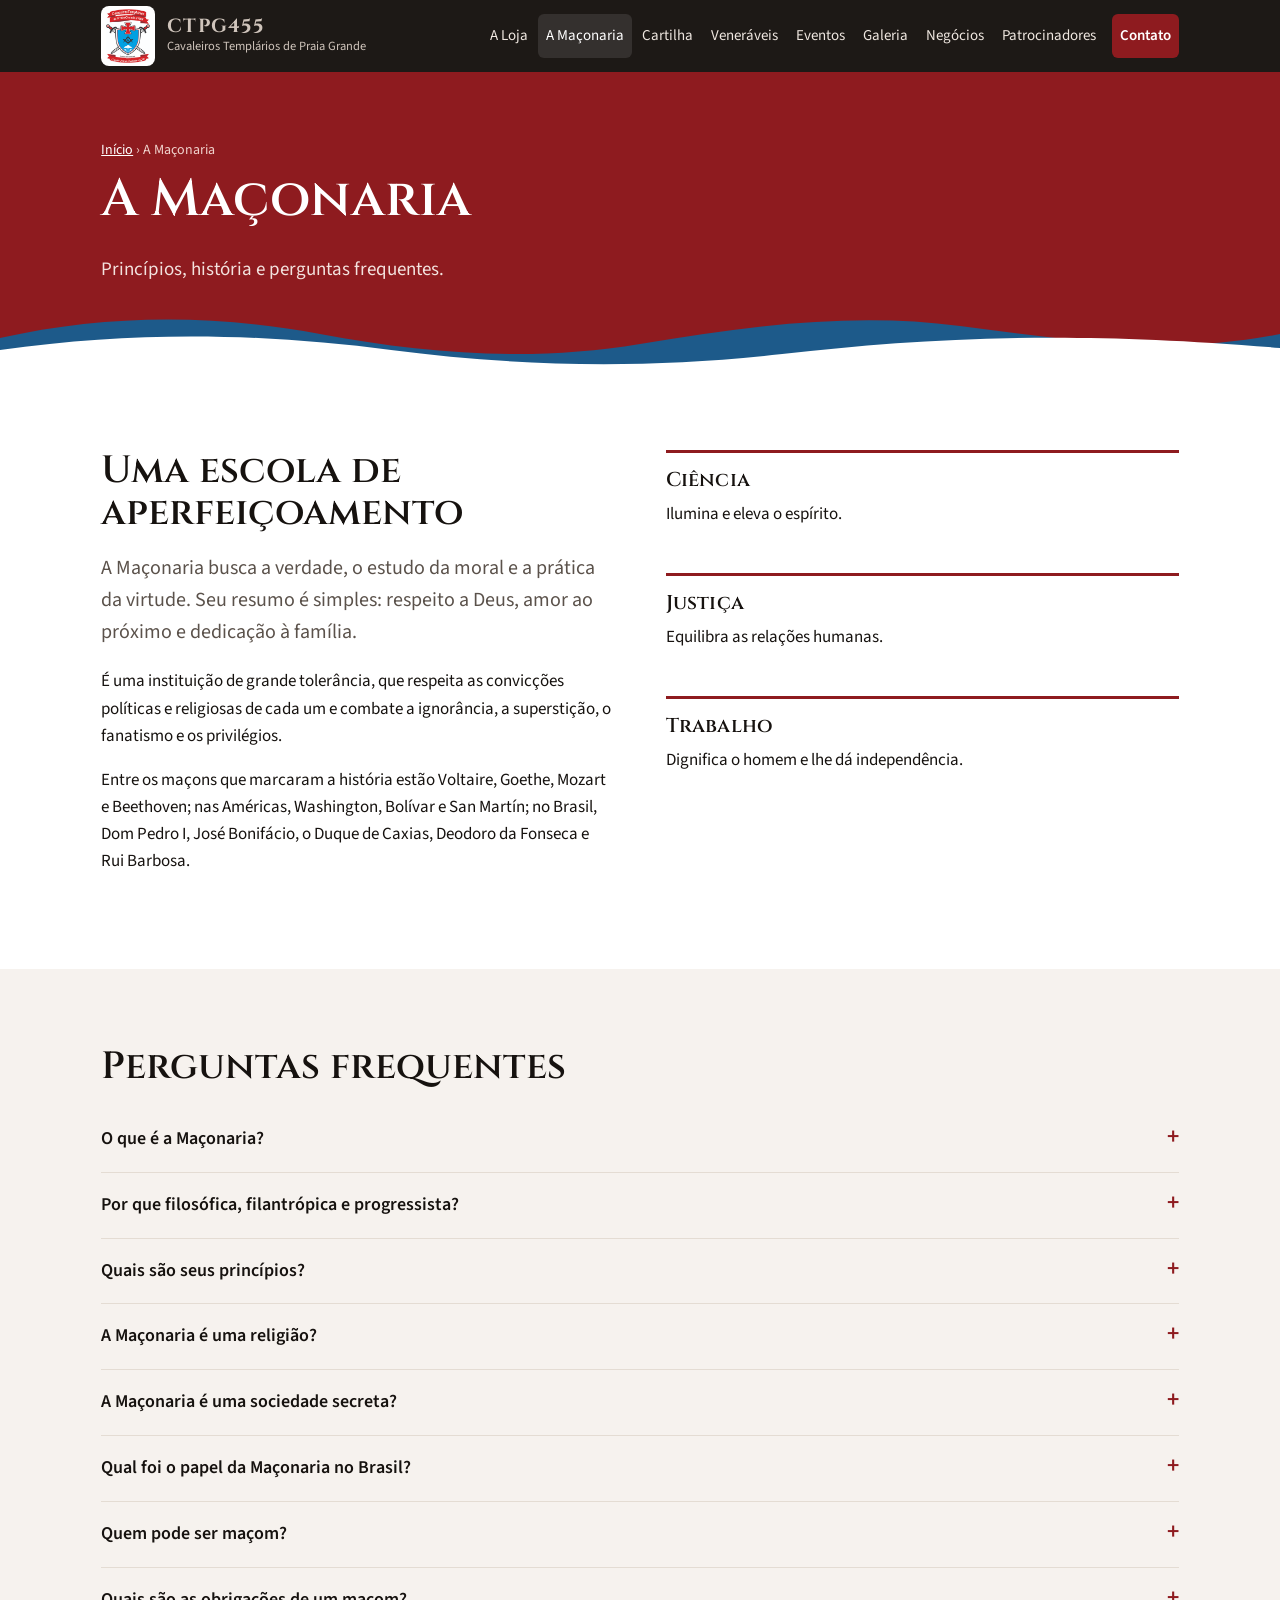
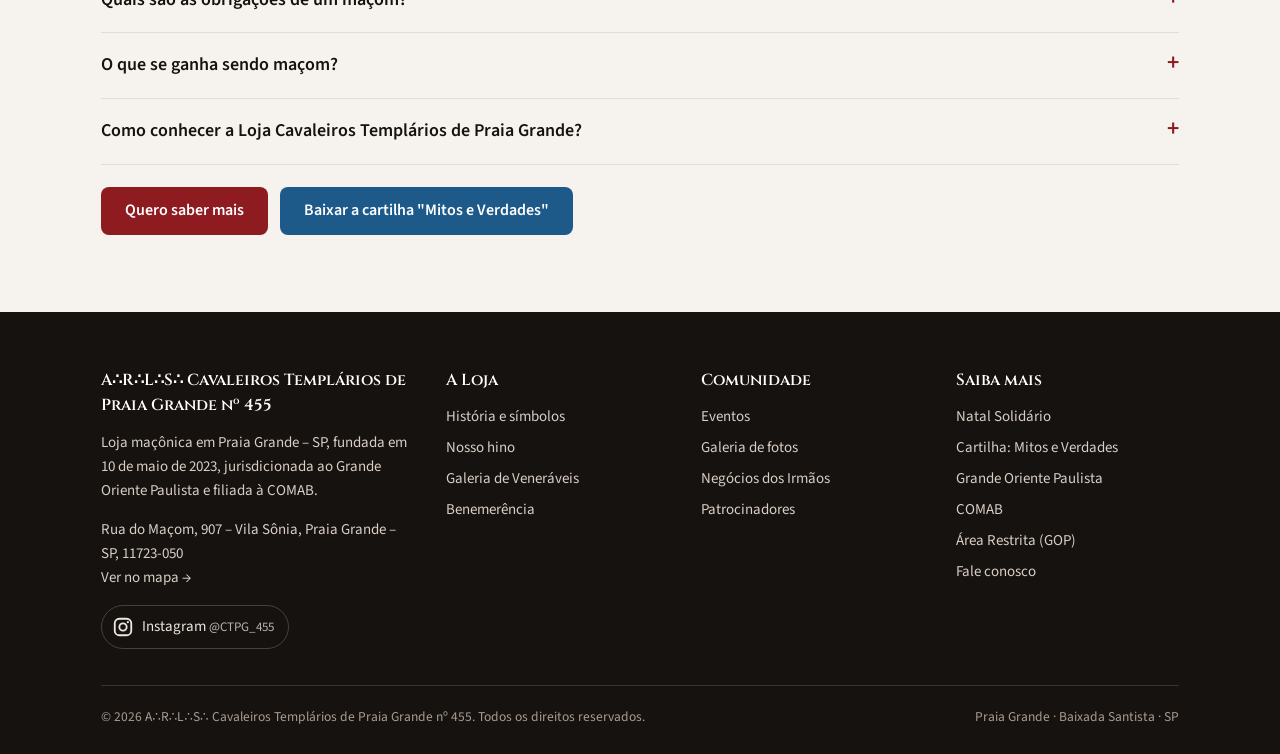
<file: maconaria.html>
<!DOCTYPE html>
<html lang="pt-BR">
<head>
<meta charset="utf-8">
<meta name="viewport" content="width=device-width, initial-scale=1">
<title>O que é a Maçonaria? Princípios, história e como ingressar | CTPG Praia Grande</title>
<meta name="description" content="Entenda o que é a Maçonaria: princípios, lema, relação com a religião, papel na história do Brasil e requisitos para ser maçom. Loja Cavaleiros Templários de Praia Grande nº 455.">
<meta name="robots" content="index, follow, max-image-preview:large">
<link rel="canonical" href="https://www.ctpg.org.br/maconaria.html">
<meta name="theme-color" content="#8e1b1f">
<meta property="og:type" content="website">
<meta property="og:locale" content="pt_BR">
<meta property="og:site_name" content="CTPG – Cavaleiros Templários de Praia Grande nº 455">
<meta property="og:title" content="O que é a Maçonaria? Princípios, história e como ingressar | CTPG Praia Grande">
<meta property="og:description" content="Entenda o que é a Maçonaria: princípios, lema, relação com a religião, papel na história do Brasil e requisitos para ser maçom. Loja Cavaleiros Templários de Praia Grande nº 455.">
<meta property="og:url" content="https://www.ctpg.org.br/maconaria.html">
<meta property="og:image" content="https://www.ctpg.org.br/assets/og.png">
<meta name="twitter:card" content="summary_large_image">
<link rel="icon" href="assets/favicon.png" type="image/png">
<link rel="apple-touch-icon" href="assets/apple-touch-icon.png">
<link rel="preconnect" href="https://fonts.googleapis.com">
<link rel="preconnect" href="https://fonts.gstatic.com" crossorigin>
<link href="https://fonts.googleapis.com/css2?family=Cinzel:wght@500;600;700&family=Source+Sans+3:wght@400;600;700&display=swap" rel="stylesheet">
<link rel="stylesheet" href="assets/estilo.css">
<script type="application/ld+json">[{"@context": "https://schema.org", "@type": ["Organization", "Place"], "@id": "https://www.ctpg.org.br/#loja", "name": "Loja Maçônica Cavaleiros Templários de Praia Grande nº 455", "alternateName": ["CTPG", "CTPG455", "CTPG 455", "Cavaleiros Templários de Praia Grande", "A.R.L.S. Cavaleiros Templários de Praia Grande nº 455", "Loja Maçônica em Praia Grande"], "url": "https://www.ctpg.org.br/", "logo": "https://www.ctpg.org.br/assets/logo.png", "image": "https://www.ctpg.org.br/assets/og.png", "foundingDate": "2023-05-10", "founder": [{"@type": "Person", "name": "Adelio Servinsckins Oliveira"}, {"@type": "Person", "name": "Antônio José Silva"}, {"@type": "Person", "name": "Caio Renê Martins"}, {"@type": "Person", "name": "Clodoaldo de Sousa Mafei"}, {"@type": "Person", "name": "Heber Martins Neto"}, {"@type": "Person", "name": "Henrique Ruiz Poyatos Filho"}, {"@type": "Person", "name": "Marcus Vinicius Dutra"}, {"@type": "Person", "name": "Nilton Lima Santos"}, {"@type": "Person", "name": "Regivan Santos Cruz"}], "description": "Loja maçônica em Praia Grande – SP, jurisdicionada ao Grande Oriente Paulista (GOP) e filiada à COMAB.", "address": {"@type": "PostalAddress", "streetAddress": "Rua do Maçom, 907 – Vila Sônia", "addressLocality": "Praia Grande", "addressRegion": "SP", "postalCode": "11723-050", "addressCountry": "BR"}, "geo": {"@type": "GeoCoordinates", "latitude": -24.002608, "longitude": -46.443694}, "sameAs": ["https://www.instagram.com/ctpg_455/"], "areaServed": ["Praia Grande", "Baixada Santista", "Mongaguá", "São Vicente", "Santos"], "parentOrganization": {"@type": "Organization", "name": "Grande Oriente Paulista", "url": "https://www.gopsp.org.br/"}, "memberOf": {"@type": "Organization", "name": "Confederação Maçônica do Brasil – COMAB", "url": "https://comab.org.br/"}}, {"@context": "https://schema.org", "@type": "FAQPage", "mainEntity": [{"@type": "Question", "name": "O que é a Maçonaria?", "acceptedAnswer": {"@type": "Answer", "text": "É uma instituição essencialmente filosófica, filantrópica, educativa e progressista, que reúne homens livres e de bons costumes em busca de aperfeiçoamento moral e intelectual."}}, {"@type": "Question", "name": "Por que filosófica, filantrópica e progressista?", "acceptedAnswer": {"@type": "Answer", "text": "Filosófica porque investiga as leis naturais e os fundamentos da moral e da ética. Filantrópica porque não visa lucro e destina seus recursos ao bem-estar humano, sem distinção de nacionalidade, religião ou origem. Progressista porque não se prende a dogmas e busca a verdade pela razão."}}, {"@type": "Question", "name": "Quais são seus princípios?", "acceptedAnswer": {"@type": "Answer", "text": "Liberdade, igualdade de direitos e deveres e fraternidade universal. Seu lema é Ciência, Justiça e Trabalho: a ciência ilumina, a justiça equilibra as relações humanas e o trabalho dignifica."}}, {"@type": "Question", "name": "A Maçonaria é uma religião?", "acceptedAnswer": {"@type": "Answer", "text": "Não. Ela reconhece um Princípio Criador, chamado Grande Arquiteto do Universo, mas une pessoas de diferentes crenças. Ninguém precisa renunciar à sua religião para ser maçom."}}, {"@type": "Question", "name": "A Maçonaria é uma sociedade secreta?", "acceptedAnswer": {"@type": "Answer", "text": "Não. Sua existência é pública e legalmente reconhecida, com sedes e endereços conhecidos. São reservados apenas os modos de reconhecimento entre os membros e a interpretação de seus símbolos e ensinamentos."}}, {"@type": "Question", "name": "Qual foi o papel da Maçonaria no Brasil?", "acceptedAnswer": {"@type": "Answer", "text": "Maçons tiveram participação ativa em momentos decisivos da história do país, como a Independência, a Abolição da escravatura e a Proclamação da República."}}, {"@type": "Question", "name": "Quem pode ser maçom?", "acceptedAnswer": {"@type": "Answer", "text": "Homens que creiam em um Princípio Criador, livres e de bons costumes, conscientes de seus deveres e com profissão honesta que garanta o sustento próprio e da família. O ingresso se dá por convite de um membro, após um processo de conhecimento mútuo."}}, {"@type": "Question", "name": "Quais são as obrigações de um maçom?", "acceptedAnswer": {"@type": "Answer", "text": "Respeitar os estatutos e as decisões da maioria, amar a pátria, respeitar as leis, manter conduta correta, frequentar as reuniões e praticar a moral, a solidariedade e a justiça. Discussões político-partidárias e religiosas são proibidas em Loja."}}, {"@type": "Question", "name": "O que se ganha sendo maçom?", "acceptedAnswer": {"@type": "Answer", "text": "Autoconhecimento, estudo, disciplina, amizades fraternas e a satisfação de contribuir para o progresso moral e social da comunidade."}}, {"@type": "Question", "name": "Como conhecer a Loja Cavaleiros Templários de Praia Grande?", "acceptedAnswer": {"@type": "Answer", "text": "Use o formulário da página de Contato. Responderemos com discrição para conversar sobre a Maçonaria e sobre a nossa Loja."}}]}, {"@context": "https://schema.org", "@type": "BreadcrumbList", "itemListElement": [{"@type": "ListItem", "position": 1, "name": "Início", "item": "https://www.ctpg.org.br/"}, {"@type": "ListItem", "position": 2, "name": "A Maçonaria", "item": "https://www.ctpg.org.br/maconaria.html"}]}]</script>
</head>
<body>
<header class="top"><div class="wrap">
<a class="brand" href="index.html" aria-label="CTPG – página inicial"><span class="brand-logo"><img src="assets/logo-160.png" width="160" height="196" alt=""></span><span><b>CTPG455</b><span>Cavaleiros Templários de Praia Grande</span></span></a>
<button class="burger" aria-label="Abrir menu" aria-expanded="false" aria-controls="menu">☰</button>
<nav class="nav" id="menu" aria-label="Principal"><a href="loja.html">A Loja</a><a href="maconaria.html" aria-current=page>A Maçonaria</a><a href="cartilha.html">Cartilha</a><a href="veneraveis.html">Veneráveis</a><a href="eventos.html">Eventos</a><a href="galeria.html">Galeria</a><a href="negocios.html">Negócios</a><a href="patrocinadores.html">Patrocinadores</a><a class="cta" href="contato.html">Contato</a></nav>
</div></header>
<main>
<header class="phead"><div class="wrap"><div class="crumb"><a href="index.html">Início</a> › A Maçonaria</div>
<h1>A Maçonaria</h1><p>Princípios, história e perguntas frequentes.</p></div><svg class="waves" viewBox="0 0 1440 70" preserveAspectRatio="none" aria-hidden="true">
<path d="M0 34C120 10 240 10 360 30S600 58 720 40 960 8 1080 22 1320 52 1440 30V70H0Z" fill="#1d5a8a"/>
<path d="M0 46C160 26 300 30 440 46S720 66 880 50 1200 26 1440 44V70H0Z" fill="#ffffff"/></svg></header>

<section class="band"><div class="wrap split">
 <div class="prose">
  <h2 style="margin-top:0">Uma escola de aperfeiçoamento</h2>
  <p class="lead">A Maçonaria busca a verdade, o estudo da moral e a prática da virtude. Seu resumo é simples: respeito a Deus, amor ao próximo e dedicação à família.</p>
  <p>É uma instituição de grande tolerância, que respeita as convicções políticas e religiosas de cada um e combate a ignorância, a superstição, o fanatismo e os privilégios.</p>
  <p>Entre os maçons que marcaram a história estão Voltaire, Goethe, Mozart e Beethoven; nas Américas, Washington, Bolívar e San Martín; no Brasil, Dom Pedro I, José Bonifácio, o Duque de Caxias, Deodoro da Fonseca e Rui Barbosa.</p>
 </div>
 <div class="pillars" style="grid-template-columns:1fr">
  <div><h3>Ciência</h3><p>Ilumina e eleva o espírito.</p></div>
  <div><h3>Justiça</h3><p>Equilibra as relações humanas.</p></div>
  <div><h3>Trabalho</h3><p>Dignifica o homem e lhe dá independência.</p></div>
 </div>
</div></section>
<section class="band soft"><div class="wrap">
 <h2>Perguntas frequentes</h2>
 <div class="faq"><details><summary>O que é a Maçonaria?</summary><p>É uma instituição essencialmente filosófica, filantrópica, educativa e progressista, que reúne homens livres e de bons costumes em busca de aperfeiçoamento moral e intelectual.</p></details><details><summary>Por que filosófica, filantrópica e progressista?</summary><p>Filosófica porque investiga as leis naturais e os fundamentos da moral e da ética. Filantrópica porque não visa lucro e destina seus recursos ao bem-estar humano, sem distinção de nacionalidade, religião ou origem. Progressista porque não se prende a dogmas e busca a verdade pela razão.</p></details><details><summary>Quais são seus princípios?</summary><p>Liberdade, igualdade de direitos e deveres e fraternidade universal. Seu lema é Ciência, Justiça e Trabalho: a ciência ilumina, a justiça equilibra as relações humanas e o trabalho dignifica.</p></details><details><summary>A Maçonaria é uma religião?</summary><p>Não. Ela reconhece um Princípio Criador, chamado Grande Arquiteto do Universo, mas une pessoas de diferentes crenças. Ninguém precisa renunciar à sua religião para ser maçom.</p></details><details><summary>A Maçonaria é uma sociedade secreta?</summary><p>Não. Sua existência é pública e legalmente reconhecida, com sedes e endereços conhecidos. São reservados apenas os modos de reconhecimento entre os membros e a interpretação de seus símbolos e ensinamentos.</p></details><details><summary>Qual foi o papel da Maçonaria no Brasil?</summary><p>Maçons tiveram participação ativa em momentos decisivos da história do país, como a Independência, a Abolição da escravatura e a Proclamação da República.</p></details><details><summary>Quem pode ser maçom?</summary><p>Homens que creiam em um Princípio Criador, livres e de bons costumes, conscientes de seus deveres e com profissão honesta que garanta o sustento próprio e da família. O ingresso se dá por convite de um membro, após um processo de conhecimento mútuo.</p></details><details><summary>Quais são as obrigações de um maçom?</summary><p>Respeitar os estatutos e as decisões da maioria, amar a pátria, respeitar as leis, manter conduta correta, frequentar as reuniões e praticar a moral, a solidariedade e a justiça. Discussões político-partidárias e religiosas são proibidas em Loja.</p></details><details><summary>O que se ganha sendo maçom?</summary><p>Autoconhecimento, estudo, disciplina, amizades fraternas e a satisfação de contribuir para o progresso moral e social da comunidade.</p></details><details><summary>Como conhecer a Loja Cavaleiros Templários de Praia Grande?</summary><p>Use o formulário da página de Contato. Responderemos com discrição para conversar sobre a Maçonaria e sobre a nossa Loja.</p></details></div>
 <div class="btns"><a class="btn r" href="contato.html">Quero saber mais</a><a class="btn s" href="cartilha.html">Baixar a cartilha "Mitos e Verdades"</a></div>
</div></section>

</main>
<footer class="foot"><div class="wrap">
<div class="cols">
 <div><h4>A∴R∴L∴S∴ Cavaleiros Templários de Praia Grande nº 455</h4><p>Loja maçônica em Praia Grande – SP, fundada em 10 de maio de 2023, jurisdicionada ao Grande Oriente Paulista e filiada à COMAB.</p>
 <p>Rua do Maçom, 907 – Vila Sônia, Praia Grande – SP, 11723-050<br><a href="https://www.google.com/maps/search/?api=1&query=-24.002608,-46.443694" target="_blank" rel="noopener">Ver no mapa →</a></p><div class="social"><a href="https://www.instagram.com/ctpg_455/" target="_blank" rel="noopener me"><svg viewBox="0 0 24 24" aria-hidden="true"><rect x="3" y="3" width="18" height="18" rx="5" fill="none" stroke="currentColor" stroke-width="2"/><circle cx="12" cy="12" r="4" fill="none" stroke="currentColor" stroke-width="2"/><circle cx="17.3" cy="6.7" r="1.2" fill="currentColor"/></svg><span>Instagram <small>@CTPG_455</small></span></a></div></div>
 <div><h4>A Loja</h4><ul><li><a href="loja.html">História e símbolos</a></li><li><a href="loja.html#hino">Nosso hino</a></li><li><a href="veneraveis.html">Galeria de Veneráveis</a></li><li><a href="benemerencia.html">Benemerência</a></li></ul></div>
 <div><h4>Comunidade</h4><ul><li><a href="eventos.html">Eventos</a></li><li><a href="galeria.html">Galeria de fotos</a></li><li><a href="negocios.html">Negócios dos Irmãos</a></li><li><a href="patrocinadores.html">Patrocinadores</a></li></ul></div>
 <div><h4>Saiba mais</h4><ul><li><a href="natal.html">Natal Solidário</a></li><li><a href="cartilha.html">Cartilha: Mitos e Verdades</a></li><li><a href="https://www.gopsp.org.br/" target="_blank" rel="noopener">Grande Oriente Paulista</a></li><li><a href="https://comab.org.br/" target="_blank" rel="noopener">COMAB</a></li><li><a href="https://www.gopsp.org.br/site/area-restrita/art.aspx" target="_blank" rel="noopener">Área Restrita (GOP)</a></li><li><a href="contato.html">Fale conosco</a></li></ul></div>
</div>
<div class="base"><span>© <span id="ano">2026</span> A∴R∴L∴S∴ Cavaleiros Templários de Praia Grande nº 455. Todos os direitos reservados.</span><span>Praia Grande · Baixada Santista · SP</span></div>
</div></footer>
<script src="assets/dados.js"></script>
<script src="assets/app.js"></script>
</body>
</html>
</file>
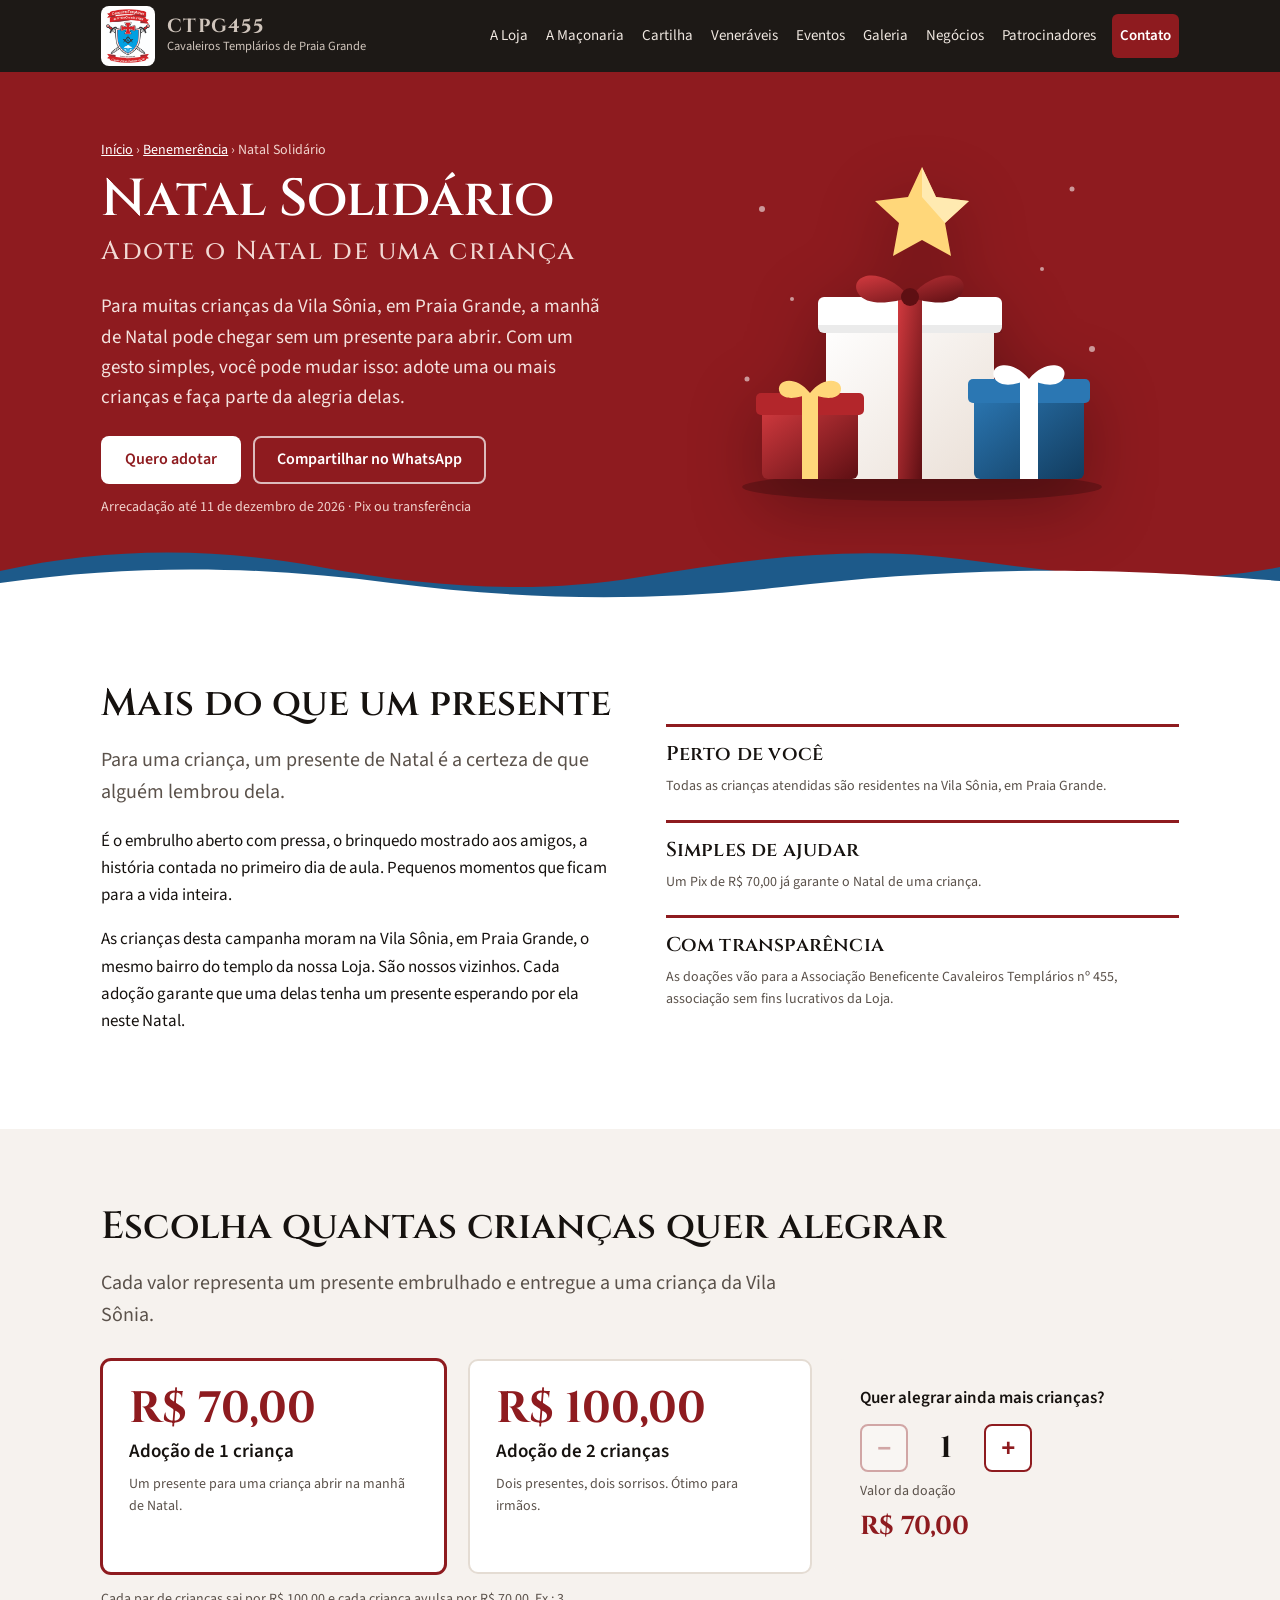
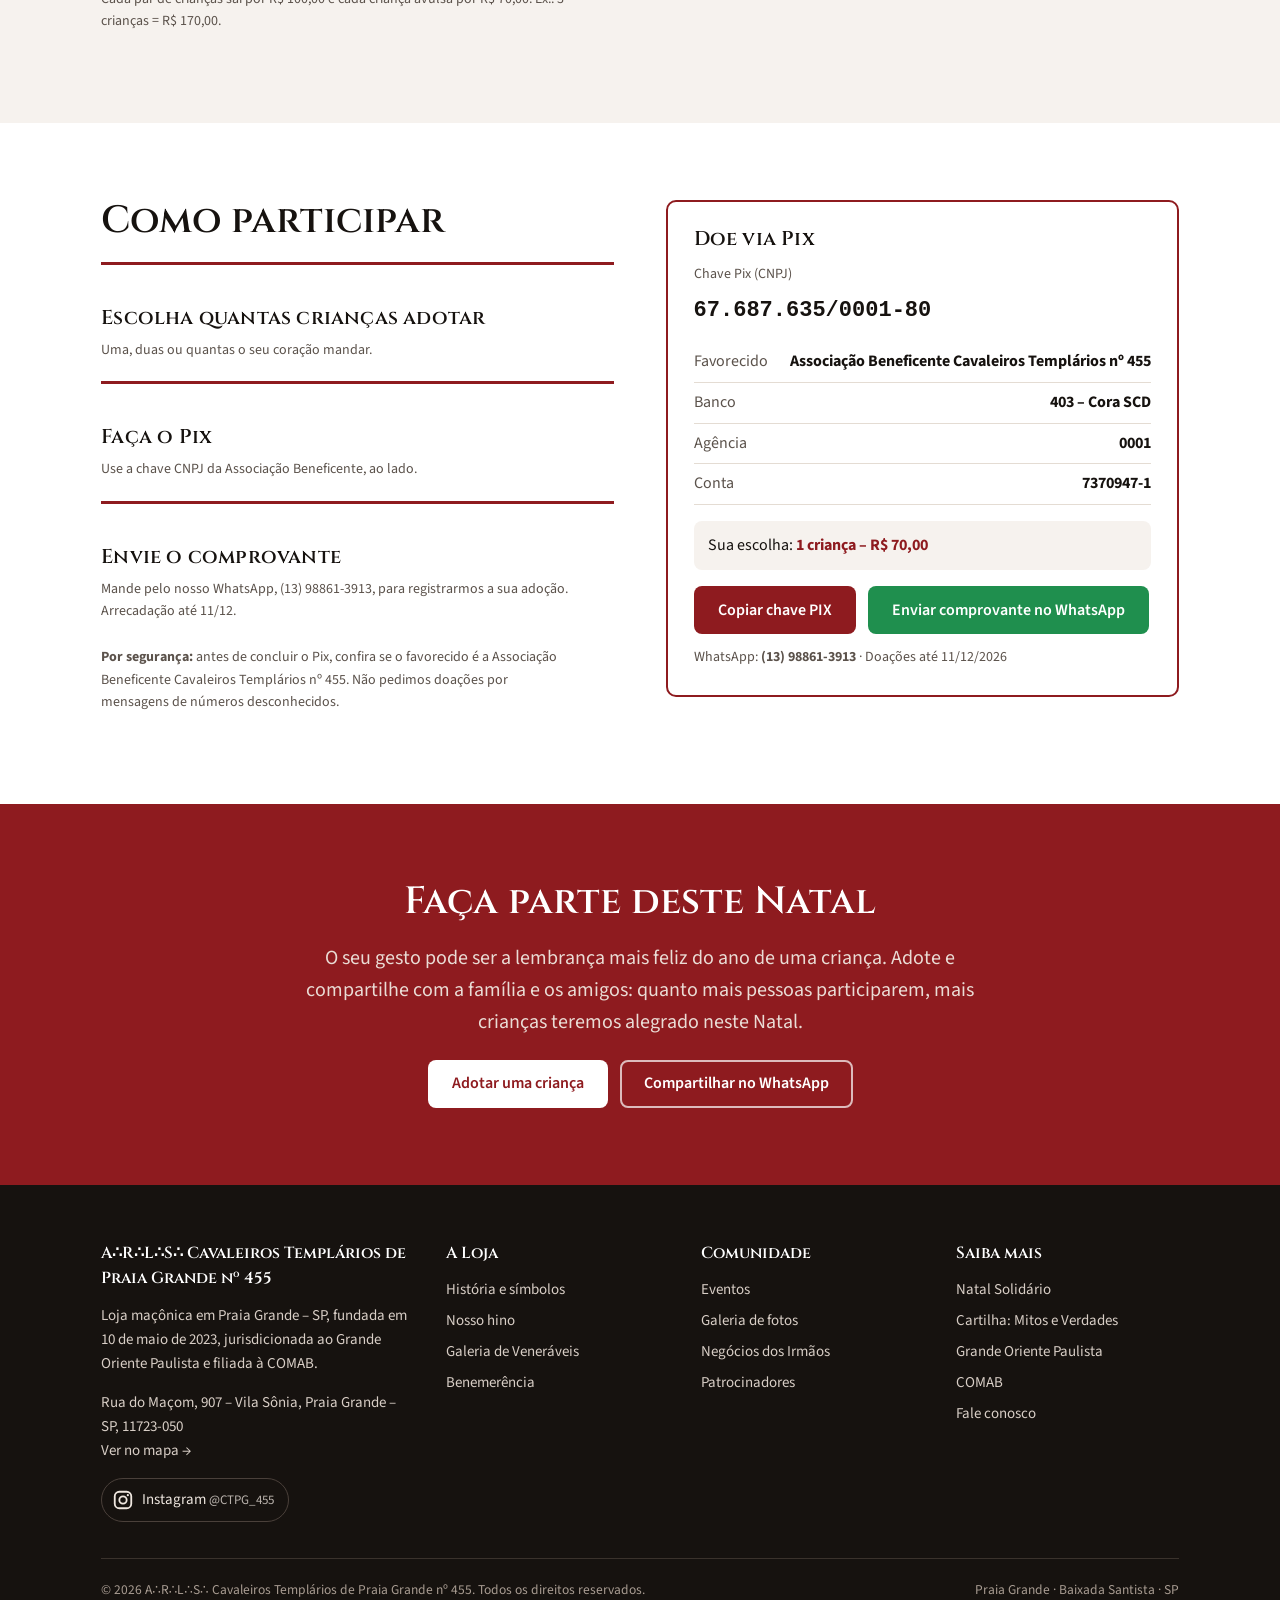
<file: natal.html>
<!DOCTYPE html>
<html lang="pt-BR">
<head>
<meta charset="utf-8">
<meta name="viewport" content="width=device-width, initial-scale=1">
<title>Natal Solidário 2026 – Adote uma criança | CTPG Praia Grande</title>
<meta name="description" content="Natal Solidário em Praia Grande: adote o Natal de uma criança da Vila Sônia. R$ 70,00 garante o presente de 1 criança e R$ 100,00 o de 2. Doações via Pix até 11 de dezembro.">
<meta name="robots" content="index, follow, max-image-preview:large">
<link rel="canonical" href="https://www.ctpg.org.br/natal.html">
<meta name="theme-color" content="#8e1b1f">
<meta property="og:type" content="website">
<meta property="og:locale" content="pt_BR">
<meta property="og:site_name" content="CTPG – Cavaleiros Templários de Praia Grande nº 455">
<meta property="og:title" content="Natal Solidário: adote o Natal de uma criança">
<meta property="og:description" content="Um presente pode ser a lembrança mais feliz do ano de uma criança. R$ 70,00 adota 1 criança · R$ 100,00 adota 2. Até 11/12.">
<meta property="og:url" content="https://www.ctpg.org.br/natal.html">
<meta property="og:image" content="https://www.ctpg.org.br/assets/og.png">
<meta name="twitter:card" content="summary_large_image">
<link rel="icon" href="assets/favicon.png" type="image/png">
<link rel="apple-touch-icon" href="assets/apple-touch-icon.png">
<link rel="preconnect" href="https://fonts.googleapis.com">
<link rel="preconnect" href="https://fonts.gstatic.com" crossorigin>
<link href="https://fonts.googleapis.com/css2?family=Cinzel:wght@500;600;700&family=Source+Sans+3:wght@400;600;700&display=swap" rel="stylesheet">
<link rel="stylesheet" href="assets/estilo.css">
<style>
/* ---------- natal solidário (página natal.html) ---------- */
.natal-arte{width:100%;max-width:400px;margin:0 auto;display:block;filter:drop-shadow(0 22px 34px rgba(0,0,0,.3))}
.planos{display:grid;gap:22px;grid-template-columns:repeat(auto-fit,minmax(min(100%,280px),1fr));margin-top:28px}
.plano{background:#fff;border:2px solid var(--line);border-radius:var(--radius);padding:26px;display:flex;flex-direction:column;gap:6px;cursor:pointer;text-align:left;font:inherit;color:inherit;transition:border-color .2s,box-shadow .2s}
.plano:hover{border-color:var(--red-l)}
.plano[aria-pressed=true]{border-color:var(--red);box-shadow:0 0 0 1px var(--red)}
.plano .v{font-family:var(--serif);font-size:clamp(34px,4vw,44px);color:var(--red);line-height:1;font-weight:700;white-space:nowrap}
.plano .q{font-size:19px;font-weight:600}
.plano .small{margin:0}
.conta{background:var(--soft);border-radius:var(--radius);padding:26px;display:flex;flex-direction:column;justify-content:center;gap:4px}
.conta .q{font-size:17px;font-weight:600}
.step{display:flex;align-items:center;gap:10px;margin:8px 0 4px}
.step button{width:48px;height:48px;border-radius:8px;border:2px solid var(--red);background:#fff;color:var(--red);font-size:24px;font-weight:700;cursor:pointer;line-height:1}
.step button:disabled{opacity:.35;cursor:default}
.step output{min-width:56px;text-align:center;font-family:var(--serif);font-size:30px;font-weight:700}
.conta .tot{font-family:var(--serif);font-size:26px;color:var(--red);font-weight:700;white-space:nowrap}
.dados{margin:0 0 16px;padding:0;list-style:none}
.dados li{display:flex;justify-content:space-between;gap:12px;padding:7px 0;border-bottom:1px solid var(--line);font-size:16px}
.dados li span{color:var(--muted)}
.dados li b{text-align:right}
.resumo{background:var(--soft);border-radius:8px;padding:12px 14px;margin:0 0 16px;font-size:16px}
.resumo b{color:var(--red)}
.btn.zap{background:#1f8f4e;color:#fff}
.btn.zap:hover{background:#18763f}
.pix .btns{margin-top:0}
</style>
</head>
<body>
<header class="top"><div class="wrap">
<a class="brand" href="index.html" aria-label="CTPG – página inicial"><span class="brand-logo"><img src="assets/logo-160.png" width="160" height="196" alt=""></span><span><b>CTPG455</b><span>Cavaleiros Templários de Praia Grande</span></span></a>
<button class="burger" aria-label="Abrir menu" aria-expanded="false" aria-controls="menu">☰</button>
<nav class="nav" id="menu" aria-label="Principal"><a href="loja.html">A Loja</a><a href="maconaria.html">A Maçonaria</a><a href="cartilha.html">Cartilha</a><a href="veneraveis.html">Veneráveis</a><a href="eventos.html">Eventos</a><a href="galeria.html">Galeria</a><a href="negocios.html">Negócios</a><a href="patrocinadores.html">Patrocinadores</a><a class="cta" href="contato.html">Contato</a></nav>
</div></header>
<main>
<header class="phead"><div class="wrap split" style="align-items:center">
 <div>
  <div class="crumb"><a href="index.html">Início</a> › <a href="benemerencia.html">Benemerência</a> › Natal Solidário</div>
  <h1>Natal Solidário <small style="display:block;font-size:.5em;letter-spacing:.06em;color:#f2d9d4;margin-top:.35em;font-weight:500">Adote o Natal de uma criança</small></h1>
  <p>Para muitas crianças da Vila Sônia, em Praia Grande, a manhã de Natal pode chegar sem um presente para abrir. Com um gesto simples, você pode mudar isso: adote uma ou mais crianças e faça parte da alegria delas.</p>
  <div class="btns">
   <a class="btn w" href="#doar">Quero adotar</a>
   <a class="btn o" href="https://wa.me/?text=Natal%20Solid%C3%A1rio%20CTPG%20%E2%80%93%20adote%20uma%20crian%C3%A7a%20da%20Vila%20S%C3%B4nia%3A%20https%3A%2F%2Fwww.ctpg.org.br%2Fnatal.html" target="_blank" rel="noopener">Compartilhar no WhatsApp</a>
  </div>
  <div class="dl-info">Arrecadação até 11 de dezembro de 2026 · Pix ou transferência</div>
 </div>
 <svg class="natal-arte" viewBox="0 0 400 360" role="img" aria-label="Presentes de Natal sob uma estrela">
  <defs>
   <linearGradient id="gb" x1="0" y1="0" x2="1" y2="1"><stop offset="0" stop-color="#ffffff"/><stop offset="1" stop-color="#eadfd6"/></linearGradient>
   <linearGradient id="gs" x1="0" y1="0" x2="1" y2="1"><stop offset="0" stop-color="#2b77b3"/><stop offset="1" stop-color="#123c5e"/></linearGradient>
   <linearGradient id="gr" x1="0" y1="0" x2="1" y2="1"><stop offset="0" stop-color="#d23a3f"/><stop offset="1" stop-color="#5e0f13"/></linearGradient>
  </defs>
  <g fill="#fff" opacity=".55"><circle cx="40" cy="60" r="3"/><circle cx="350" cy="40" r="2.5"/><circle cx="320" cy="120" r="2"/><circle cx="70" cy="150" r="2"/><circle cx="370" cy="200" r="3"/><circle cx="25" cy="230" r="2.5"/></g>
  <path d="M200 18l14 30 33 4-24 22 6 33-29-16-29 16 6-33-24-22 33-4z" fill="#ffd77a"/>
  <path d="M200 18l14 30 33 4-24 22-23-26z" fill="#fff2c9" opacity=".7"/>
  <ellipse cx="200" cy="338" rx="180" ry="14" fill="#000" opacity=".22"/>
  <!-- presente grande branco -->
  <rect x="104" y="170" width="168" height="160" rx="6" fill="url(#gb)"/>
  <rect x="96" y="148" width="184" height="36" rx="6" fill="#fff"/>
  <rect x="96" y="176" width="184" height="8" fill="#000" opacity=".08"/>
  <rect x="176" y="148" width="24" height="182" fill="url(#gr)"/>
  <path d="M188 148c-30-34-62-22-52-4 8 14 36 10 52 4zM188 148c30-34 62-22 52-4-8 14-36 10-52 4z" fill="url(#gr)"/>
  <circle cx="188" cy="148" r="9" fill="#5e0f13"/>
  <!-- presente azul -->
  <rect x="252" y="244" width="110" height="86" rx="6" fill="url(#gs)"/>
  <rect x="246" y="230" width="122" height="24" rx="5" fill="#2b77b3"/>
  <rect x="298" y="230" width="18" height="100" fill="#fff"/>
  <path d="M307 230c-18-22-42-14-34 0 6 9 22 6 34 0zM307 230c18-22 42-14 34 0-6 9-22 6-34 0z" fill="#fff"/>
  <!-- presente vermelho -->
  <rect x="40" y="258" width="96" height="72" rx="6" fill="url(#gr)"/>
  <rect x="34" y="244" width="108" height="22" rx="5" fill="#b3262b"/>
  <rect x="80" y="244" width="16" height="86" fill="#ffd77a"/>
  <path d="M88 244c-16-20-36-12-30 0 5 8 20 5 30 0zM88 244c16-20 36-12 30 0-5 8-20 5-30 0z" fill="#ffd77a"/>
 </svg>
</div><svg class="waves" viewBox="0 0 1440 70" preserveAspectRatio="none" aria-hidden="true">
<path d="M0 34C120 10 240 10 360 30S600 58 720 40 960 8 1080 22 1320 52 1440 30V70H0Z" fill="#1d5a8a"/>
<path d="M0 46C160 26 300 30 440 46S720 66 880 50 1200 26 1440 44V70H0Z" fill="#ffffff"/></svg></header>

<section class="band"><div class="wrap split" style="align-items:center">
 <div class="prose">
  <h2 style="margin-top:0">Mais do que um presente</h2>
  <p class="lead">Para uma criança, um presente de Natal é a certeza de que alguém lembrou dela.</p>
  <p>É o embrulho aberto com pressa, o brinquedo mostrado aos amigos, a história contada no primeiro dia de aula. Pequenos momentos que ficam para a vida inteira.</p>
  <p>As crianças desta campanha moram na Vila Sônia, em Praia Grande, o mesmo bairro do templo da nossa Loja. São nossos vizinhos. Cada adoção garante que uma delas tenha um presente esperando por ela neste Natal.</p>
 </div>
 <div class="pillars" style="grid-template-columns:1fr;gap:22px">
  <div><h3>Perto de você</h3><p class="small" style="margin:0">Todas as crianças atendidas são residentes na Vila Sônia, em Praia Grande.</p></div>
  <div><h3>Simples de ajudar</h3><p class="small" style="margin:0">Um Pix de R$ 70,00 já garante o Natal de uma criança.</p></div>
  <div><h3>Com transparência</h3><p class="small" style="margin:0">As doações vão para a Associação Beneficente Cavaleiros Templários nº 455, associação sem fins lucrativos da Loja.</p></div>
 </div>
</div></section>

<section class="band soft"><div class="wrap">
 <h2>Escolha quantas crianças quer alegrar</h2>
 <p class="lead">Cada valor representa um presente embrulhado e entregue a uma criança da Vila Sônia.</p>
 <div class="planos" id="planos">
  <button class="plano" type="button" data-n="1" aria-pressed="true"><span class="v">R$ 70,00</span><span class="q">Adoção de 1 criança</span><p class="small">Um presente para uma criança abrir na manhã de Natal.</p></button>
  <button class="plano" type="button" data-n="2" aria-pressed="false"><span class="v">R$ 100,00</span><span class="q">Adoção de 2 crianças</span><p class="small">Dois presentes, dois sorrisos. Ótimo para irmãos.</p></button>
  <div class="conta">
   <span class="q">Quer alegrar ainda mais crianças?</span>
   <div class="step"><button type="button" id="menos" aria-label="Menos uma criança">−</button><output id="n" aria-live="polite">1</output><button type="button" id="mais" aria-label="Mais uma criança">+</button></div>
   <span class="small">Valor da doação</span>
   <span class="tot" id="tot">R$ 70,00</span>
  </div>
 </div>
 <p class="small" style="margin-top:14px">Cada par de crianças sai por R$ 100,00 e cada criança avulsa por R$ 70,00. Ex.: 3 crianças = R$ 170,00.</p>
</div></section>

<section class="band" id="doar"><div class="wrap split">
 <div class="prose">
  <h2 style="margin-top:0">Como participar</h2>
  <div class="pillars" style="grid-template-columns:1fr;gap:20px;margin-top:20px">
   <div><h3>Escolha quantas crianças adotar</h3><p class="small" style="margin:0">Uma, duas ou quantas o seu coração mandar.</p></div>
   <div><h3>Faça o Pix</h3><p class="small" style="margin:0">Use a chave CNPJ da Associação Beneficente, ao lado.</p></div>
   <div><h3>Envie o comprovante</h3><p class="small" style="margin:0">Mande pelo nosso WhatsApp, (13) 98861-3913, para registrarmos a sua adoção. Arrecadação até 11/12.</p></div>
  </div>
  <p class="small" style="margin-top:24px"><b>Por segurança:</b> antes de concluir o Pix, confira se o favorecido é a Associação Beneficente Cavaleiros Templários nº 455. Não pedimos doações por mensagens de números desconhecidos.</p>
 </div>
 <div class="pix">
  <h3>Doe via Pix</h3>
  <span class="small">Chave Pix (CNPJ)</span>
  <code>67.687.635/0001-80</code>
  <ul class="dados">
   <li><span>Favorecido</span><b>Associação Beneficente Cavaleiros Templários nº 455</b></li>
   <li><span>Banco</span><b>403 – Cora SCD</b></li>
   <li><span>Agência</span><b>0001</b></li>
   <li><span>Conta</span><b>7370947-1</b></li>
  </ul>
  <p class="resumo">Sua escolha: <b id="esc">1 criança – R$ 70,00</b></p>
  <div class="btns">
   <button class="btn r" type="button" data-copy="67687635000180">Copiar chave PIX</button>
   <a class="btn zap" id="zap" href="https://wa.me/5513988613913" target="_blank" rel="noopener">Enviar comprovante no WhatsApp</a>
  </div>
  <p class="small" style="margin:12px 0 0">WhatsApp: <b>(13) 98861-3913</b> · Doações até 11/12/2026</p>
 </div>
</div></section>

<section class="band red"><div class="wrap" style="text-align:center">
 <h2>Faça parte deste Natal</h2>
 <p class="lead" style="margin:0 auto">O seu gesto pode ser a lembrança mais feliz do ano de uma criança. Adote e compartilhe com a família e os amigos: quanto mais pessoas participarem, mais crianças teremos alegrado neste Natal.</p>
 <div class="btns" style="justify-content:center"><a class="btn w" href="#planos">Adotar uma criança</a><a class="btn o" href="https://wa.me/?text=Natal%20Solid%C3%A1rio%20%E2%80%93%20adote%20o%20Natal%20de%20uma%20crian%C3%A7a%20da%20Vila%20S%C3%B4nia%2C%20em%20Praia%20Grande%3A%20https%3A%2F%2Fwww.ctpg.org.br%2Fnatal.html" target="_blank" rel="noopener">Compartilhar no WhatsApp</a></div>
</div></section>
</main>
<footer class="foot"><div class="wrap">
<div class="cols">
 <div><h4>A∴R∴L∴S∴ Cavaleiros Templários de Praia Grande nº 455</h4><p>Loja maçônica em Praia Grande – SP, fundada em 10 de maio de 2023, jurisdicionada ao Grande Oriente Paulista e filiada à COMAB.</p>
 <p>Rua do Maçom, 907 – Vila Sônia, Praia Grande – SP, 11723-050<br><a href="https://www.google.com/maps/search/?api=1&query=-24.002608,-46.443694" target="_blank" rel="noopener">Ver no mapa →</a></p><div class="social"><a href="https://www.instagram.com/ctpg_455/" target="_blank" rel="noopener me"><svg viewBox="0 0 24 24" aria-hidden="true"><rect x="3" y="3" width="18" height="18" rx="5" fill="none" stroke="currentColor" stroke-width="2"/><circle cx="12" cy="12" r="4" fill="none" stroke="currentColor" stroke-width="2"/><circle cx="17.3" cy="6.7" r="1.2" fill="currentColor"/></svg><span>Instagram <small>@CTPG_455</small></span></a></div></div>
 <div><h4>A Loja</h4><ul><li><a href="loja.html">História e símbolos</a></li><li><a href="loja.html#hino">Nosso hino</a></li><li><a href="veneraveis.html">Galeria de Veneráveis</a></li><li><a href="benemerencia.html">Benemerência</a></li></ul></div>
 <div><h4>Comunidade</h4><ul><li><a href="eventos.html">Eventos</a></li><li><a href="galeria.html">Galeria de fotos</a></li><li><a href="negocios.html">Negócios dos Irmãos</a></li><li><a href="patrocinadores.html">Patrocinadores</a></li></ul></div>
 <div><h4>Saiba mais</h4><ul><li><a href="natal.html">Natal Solidário</a></li><li><a href="cartilha.html">Cartilha: Mitos e Verdades</a></li><li><a href="https://www.gopsp.org.br/" target="_blank" rel="noopener">Grande Oriente Paulista</a></li><li><a href="https://comab.org.br/" target="_blank" rel="noopener">COMAB</a></li><li><a href="contato.html">Fale conosco</a></li></ul></div>
</div>
<div class="base"><span>© <span id="ano">2026</span> A∴R∴L∴S∴ Cavaleiros Templários de Praia Grande nº 455. Todos os direitos reservados.</span><span>Praia Grande · Baixada Santista · SP</span></div>
</div></footer>
<script src="assets/dados.js"></script>
<script src="assets/app.js"></script>
<script>
{
  /* WhatsApp que recebe os comprovantes: só números, com 55 + DDD (ex.: 5513999999999) */
  const WHATS = "5513988613913";
  const brl = v => v.toLocaleString("pt-BR", {style: "currency", currency: "BRL"});
  const valor = n => Math.floor(n / 2) * 100 + (n % 2) * 70;
  const $ = s => document.querySelector(s);
  const out = $("#n"), tot = $("#tot"), esc = $("#esc"), zap = $("#zap"), menos = $("#menos");
  let n = 1;
  const render = () => {
    const txt = `${n} ${n > 1 ? "crianças" : "criança"} – ${brl(valor(n))}`;
    out.textContent = n; tot.textContent = brl(valor(n)); esc.textContent = txt; menos.disabled = n <= 1;
    document.querySelectorAll(".plano").forEach(b => b.setAttribute("aria-pressed", String(Number(b.dataset.n) === n)));
    const msg = `Olá! Fiz a doação do Natal Solidário da CTPG: adoção de ${txt}. Segue o comprovante.`;
    zap.href = `https://wa.me/${WHATS}?text=${encodeURIComponent(msg)}`;
  };
  document.querySelectorAll(".plano").forEach(b => b.addEventListener("click", () => { n = Number(b.dataset.n); render(); }));
  menos.addEventListener("click", () => { if (n > 1) { n--; render(); } });
  $("#mais").addEventListener("click", () => { if (n < 50) { n++; render(); } });
  render();
}
</script>
</body>
</html>
</file>
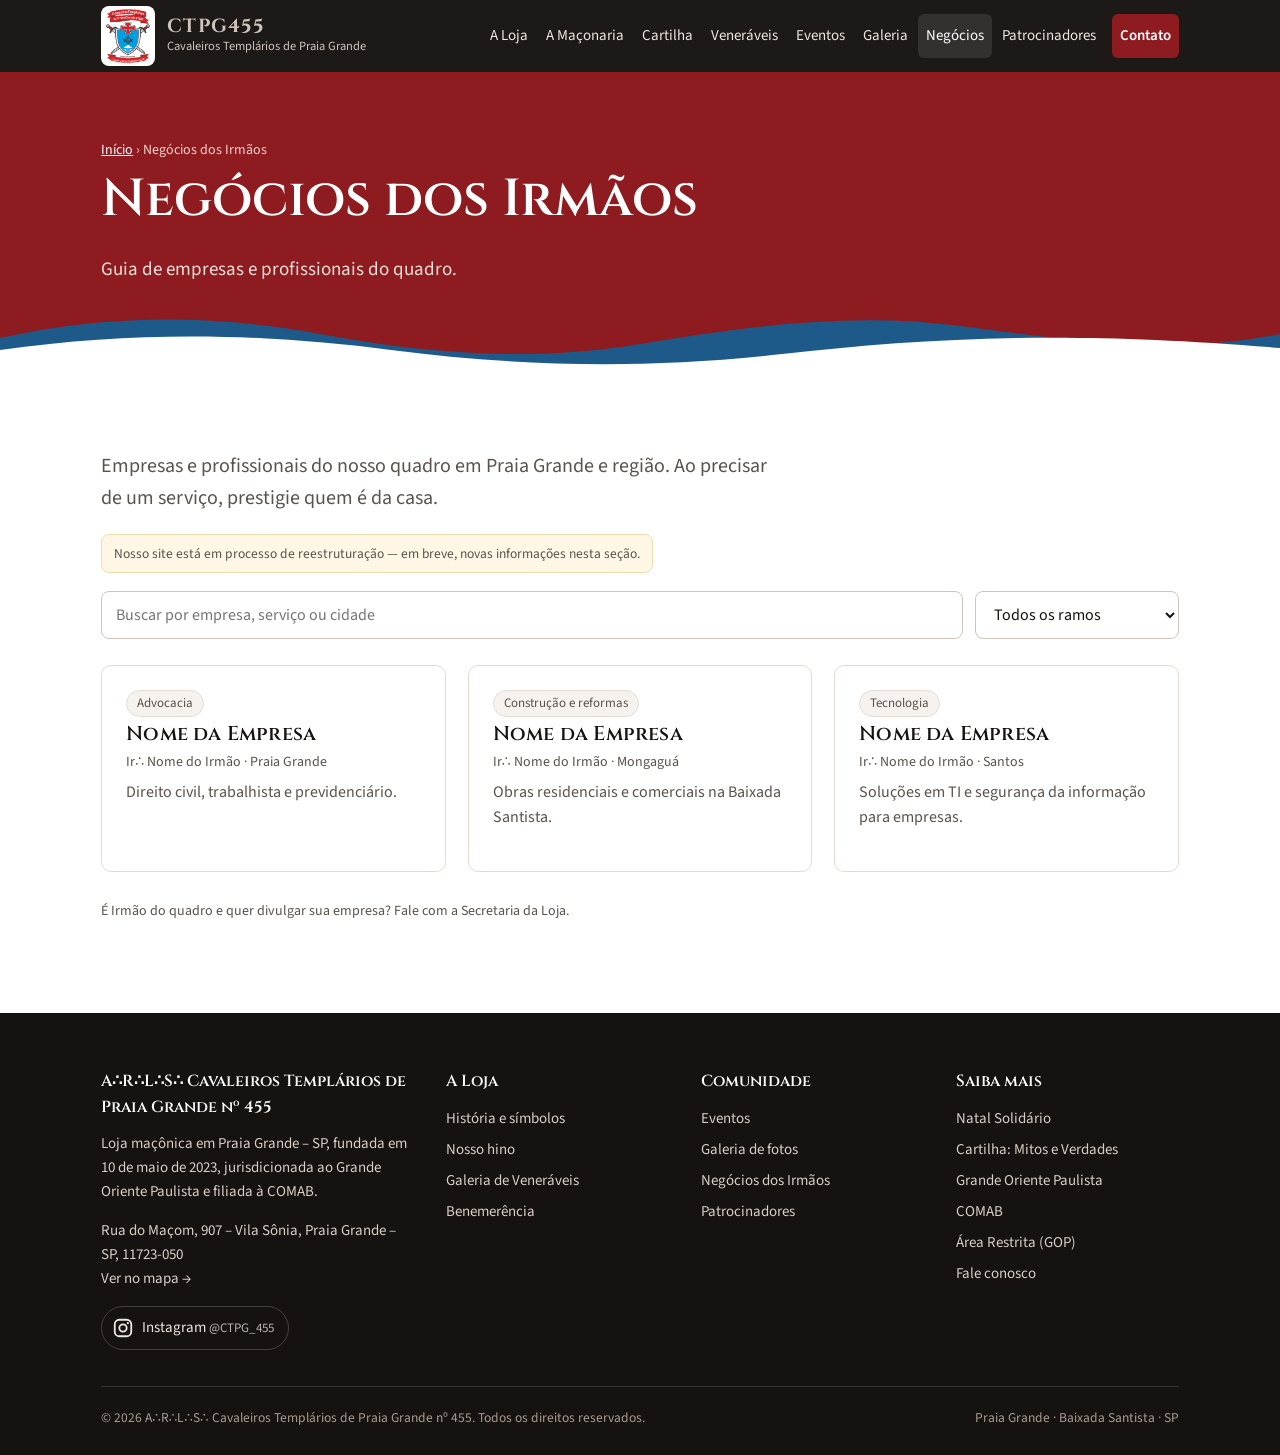
<file: negocios.html>
<!DOCTYPE html>
<html lang="pt-BR">
<head>
<meta charset="utf-8">
<meta name="viewport" content="width=device-width, initial-scale=1">
<title>Negócios dos Irmãos | Guia de empresas e profissionais – CTPG Praia Grande</title>
<meta name="description" content="Guia de empresas e profissionais do quadro da Loja Cavaleiros Templários de Praia Grande nº 455, na Baixada Santista. Encontre serviços por ramo e cidade.">
<meta name="robots" content="index, follow, max-image-preview:large">
<link rel="canonical" href="https://www.ctpg.org.br/negocios.html">
<meta name="theme-color" content="#8e1b1f">
<meta property="og:type" content="website">
<meta property="og:locale" content="pt_BR">
<meta property="og:site_name" content="CTPG – Cavaleiros Templários de Praia Grande nº 455">
<meta property="og:title" content="Negócios dos Irmãos | Guia de empresas e profissionais – CTPG Praia Grande">
<meta property="og:description" content="Guia de empresas e profissionais do quadro da Loja Cavaleiros Templários de Praia Grande nº 455, na Baixada Santista. Encontre serviços por ramo e cidade.">
<meta property="og:url" content="https://www.ctpg.org.br/negocios.html">
<meta property="og:image" content="https://www.ctpg.org.br/assets/og.png">
<meta name="twitter:card" content="summary_large_image">
<link rel="icon" href="assets/favicon.png" type="image/png">
<link rel="apple-touch-icon" href="assets/apple-touch-icon.png">
<link rel="preconnect" href="https://fonts.googleapis.com">
<link rel="preconnect" href="https://fonts.gstatic.com" crossorigin>
<link href="https://fonts.googleapis.com/css2?family=Cinzel:wght@500;600;700&family=Source+Sans+3:wght@400;600;700&display=swap" rel="stylesheet">
<link rel="stylesheet" href="assets/estilo.css">
<script type="application/ld+json">[{"@context": "https://schema.org", "@type": ["Organization", "Place"], "@id": "https://www.ctpg.org.br/#loja", "name": "Loja Maçônica Cavaleiros Templários de Praia Grande nº 455", "alternateName": ["CTPG", "CTPG455", "CTPG 455", "Cavaleiros Templários de Praia Grande", "A.R.L.S. Cavaleiros Templários de Praia Grande nº 455", "Loja Maçônica em Praia Grande"], "url": "https://www.ctpg.org.br/", "logo": "https://www.ctpg.org.br/assets/logo.png", "image": "https://www.ctpg.org.br/assets/og.png", "foundingDate": "2023-05-10", "founder": [{"@type": "Person", "name": "Adelio Servinsckins Oliveira"}, {"@type": "Person", "name": "Antônio José Silva"}, {"@type": "Person", "name": "Caio Renê Martins"}, {"@type": "Person", "name": "Clodoaldo de Sousa Mafei"}, {"@type": "Person", "name": "Heber Martins Neto"}, {"@type": "Person", "name": "Henrique Ruiz Poyatos Filho"}, {"@type": "Person", "name": "Marcus Vinicius Dutra"}, {"@type": "Person", "name": "Nilton Lima Santos"}, {"@type": "Person", "name": "Regivan Santos Cruz"}], "description": "Loja maçônica em Praia Grande – SP, jurisdicionada ao Grande Oriente Paulista (GOP) e filiada à COMAB.", "address": {"@type": "PostalAddress", "streetAddress": "Rua do Maçom, 907 – Vila Sônia", "addressLocality": "Praia Grande", "addressRegion": "SP", "postalCode": "11723-050", "addressCountry": "BR"}, "geo": {"@type": "GeoCoordinates", "latitude": -24.002608, "longitude": -46.443694}, "sameAs": ["https://www.instagram.com/ctpg_455/"], "areaServed": ["Praia Grande", "Baixada Santista", "Mongaguá", "São Vicente", "Santos"], "parentOrganization": {"@type": "Organization", "name": "Grande Oriente Paulista", "url": "https://www.gopsp.org.br/"}, "memberOf": {"@type": "Organization", "name": "Confederação Maçônica do Brasil – COMAB", "url": "https://comab.org.br/"}}, {"@context": "https://schema.org", "@type": "BreadcrumbList", "itemListElement": [{"@type": "ListItem", "position": 1, "name": "Início", "item": "https://www.ctpg.org.br/"}, {"@type": "ListItem", "position": 2, "name": "Negócios dos Irmãos", "item": "https://www.ctpg.org.br/negocios.html"}]}]</script>
</head>
<body>
<header class="top"><div class="wrap">
<a class="brand" href="index.html" aria-label="CTPG – página inicial"><span class="brand-logo"><img src="assets/logo-160.png" width="160" height="196" alt=""></span><span><b>CTPG455</b><span>Cavaleiros Templários de Praia Grande</span></span></a>
<button class="burger" aria-label="Abrir menu" aria-expanded="false" aria-controls="menu">☰</button>
<nav class="nav" id="menu" aria-label="Principal"><a href="loja.html">A Loja</a><a href="maconaria.html">A Maçonaria</a><a href="cartilha.html">Cartilha</a><a href="veneraveis.html">Veneráveis</a><a href="eventos.html">Eventos</a><a href="galeria.html">Galeria</a><a href="negocios.html" aria-current=page>Negócios</a><a href="patrocinadores.html">Patrocinadores</a><a class="cta" href="contato.html">Contato</a></nav>
</div></header>
<main>
<header class="phead"><div class="wrap"><div class="crumb"><a href="index.html">Início</a> › Negócios dos Irmãos</div>
<h1>Negócios dos Irmãos</h1><p>Guia de empresas e profissionais do quadro.</p></div><svg class="waves" viewBox="0 0 1440 70" preserveAspectRatio="none" aria-hidden="true">
<path d="M0 34C120 10 240 10 360 30S600 58 720 40 960 8 1080 22 1320 52 1440 30V70H0Z" fill="#1d5a8a"/>
<path d="M0 46C160 26 300 30 440 46S720 66 880 50 1200 26 1440 44V70H0Z" fill="#ffffff"/></svg></header>

<section class="band"><div class="wrap">
 <p class="lead">Empresas e profissionais do nosso quadro em Praia Grande e região. Ao precisar de um serviço, prestigie quem é da casa.</p>
 <div data-exemplo="negocios"></div>
 <div class="tools"><input id="busca" type="search" placeholder="Buscar por empresa, serviço ou cidade" aria-label="Buscar"><select id="ramo" aria-label="Filtrar por ramo"></select></div>
 <div class="grid wide" id="negocios"></div>
 <p class="small" style="margin-top:28px">É Irmão do quadro e quer divulgar sua empresa? Fale com a Secretaria da Loja.</p>
</div></section>

</main>
<footer class="foot"><div class="wrap">
<div class="cols">
 <div><h4>A∴R∴L∴S∴ Cavaleiros Templários de Praia Grande nº 455</h4><p>Loja maçônica em Praia Grande – SP, fundada em 10 de maio de 2023, jurisdicionada ao Grande Oriente Paulista e filiada à COMAB.</p>
 <p>Rua do Maçom, 907 – Vila Sônia, Praia Grande – SP, 11723-050<br><a href="https://www.google.com/maps/search/?api=1&query=-24.002608,-46.443694" target="_blank" rel="noopener">Ver no mapa →</a></p><div class="social"><a href="https://www.instagram.com/ctpg_455/" target="_blank" rel="noopener me"><svg viewBox="0 0 24 24" aria-hidden="true"><rect x="3" y="3" width="18" height="18" rx="5" fill="none" stroke="currentColor" stroke-width="2"/><circle cx="12" cy="12" r="4" fill="none" stroke="currentColor" stroke-width="2"/><circle cx="17.3" cy="6.7" r="1.2" fill="currentColor"/></svg><span>Instagram <small>@CTPG_455</small></span></a></div></div>
 <div><h4>A Loja</h4><ul><li><a href="loja.html">História e símbolos</a></li><li><a href="loja.html#hino">Nosso hino</a></li><li><a href="veneraveis.html">Galeria de Veneráveis</a></li><li><a href="benemerencia.html">Benemerência</a></li></ul></div>
 <div><h4>Comunidade</h4><ul><li><a href="eventos.html">Eventos</a></li><li><a href="galeria.html">Galeria de fotos</a></li><li><a href="negocios.html">Negócios dos Irmãos</a></li><li><a href="patrocinadores.html">Patrocinadores</a></li></ul></div>
 <div><h4>Saiba mais</h4><ul><li><a href="natal.html">Natal Solidário</a></li><li><a href="cartilha.html">Cartilha: Mitos e Verdades</a></li><li><a href="https://www.gopsp.org.br/" target="_blank" rel="noopener">Grande Oriente Paulista</a></li><li><a href="https://comab.org.br/" target="_blank" rel="noopener">COMAB</a></li><li><a href="https://www.gopsp.org.br/site/area-restrita/art.aspx" target="_blank" rel="noopener">Área Restrita (GOP)</a></li><li><a href="contato.html">Fale conosco</a></li></ul></div>
</div>
<div class="base"><span>© <span id="ano">2026</span> A∴R∴L∴S∴ Cavaleiros Templários de Praia Grande nº 455. Todos os direitos reservados.</span><span>Praia Grande · Baixada Santista · SP</span></div>
</div></footer>
<script src="assets/dados.js"></script>
<script src="assets/app.js"></script>
</body>
</html>
</file>
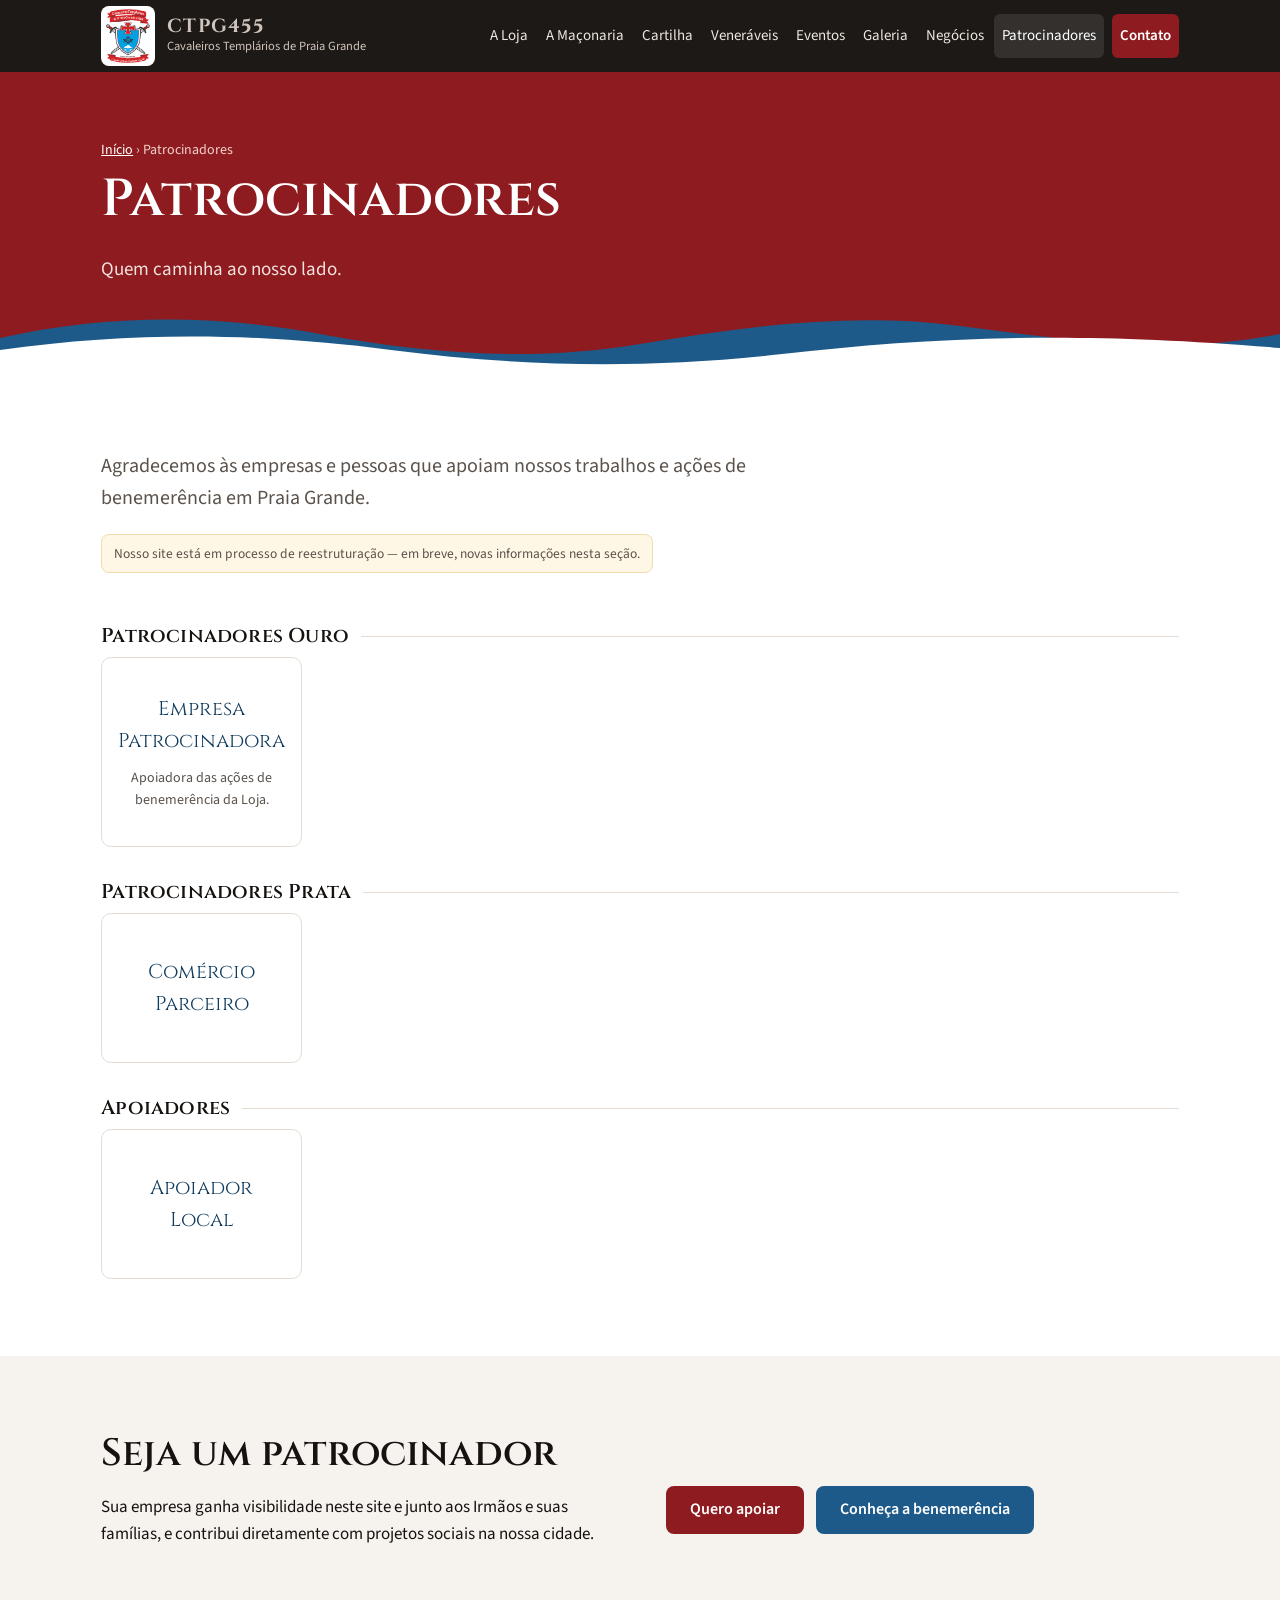
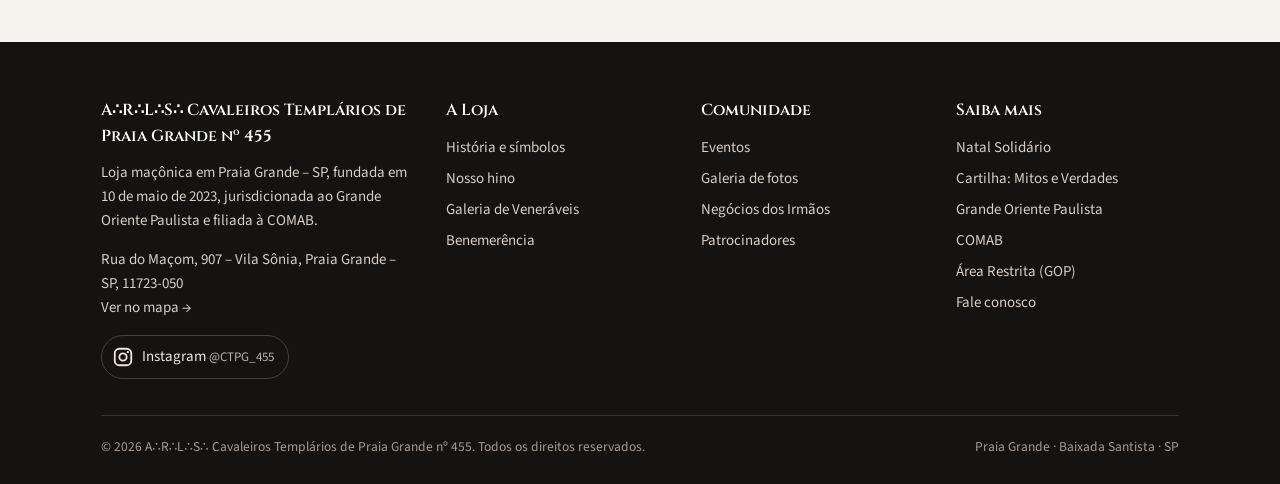
<file: patrocinadores.html>
<!DOCTYPE html>
<html lang="pt-BR">
<head>
<meta charset="utf-8">
<meta name="viewport" content="width=device-width, initial-scale=1">
<title>Patrocinadores e Apoiadores | Loja Cavaleiros Templários de Praia Grande</title>
<meta name="description" content="Empresas que apoiam a Loja Maçônica Cavaleiros Templários de Praia Grande nº 455 e suas ações de benemerência. Saiba como se tornar um patrocinador.">
<meta name="robots" content="index, follow, max-image-preview:large">
<link rel="canonical" href="https://www.ctpg.org.br/patrocinadores.html">
<meta name="theme-color" content="#8e1b1f">
<meta property="og:type" content="website">
<meta property="og:locale" content="pt_BR">
<meta property="og:site_name" content="CTPG – Cavaleiros Templários de Praia Grande nº 455">
<meta property="og:title" content="Patrocinadores e Apoiadores | Loja Cavaleiros Templários de Praia Grande">
<meta property="og:description" content="Empresas que apoiam a Loja Maçônica Cavaleiros Templários de Praia Grande nº 455 e suas ações de benemerência. Saiba como se tornar um patrocinador.">
<meta property="og:url" content="https://www.ctpg.org.br/patrocinadores.html">
<meta property="og:image" content="https://www.ctpg.org.br/assets/og.png">
<meta name="twitter:card" content="summary_large_image">
<link rel="icon" href="assets/favicon.png" type="image/png">
<link rel="apple-touch-icon" href="assets/apple-touch-icon.png">
<link rel="preconnect" href="https://fonts.googleapis.com">
<link rel="preconnect" href="https://fonts.gstatic.com" crossorigin>
<link href="https://fonts.googleapis.com/css2?family=Cinzel:wght@500;600;700&family=Source+Sans+3:wght@400;600;700&display=swap" rel="stylesheet">
<link rel="stylesheet" href="assets/estilo.css">
<script type="application/ld+json">[{"@context": "https://schema.org", "@type": ["Organization", "Place"], "@id": "https://www.ctpg.org.br/#loja", "name": "Loja Maçônica Cavaleiros Templários de Praia Grande nº 455", "alternateName": ["CTPG", "CTPG455", "CTPG 455", "Cavaleiros Templários de Praia Grande", "A.R.L.S. Cavaleiros Templários de Praia Grande nº 455", "Loja Maçônica em Praia Grande"], "url": "https://www.ctpg.org.br/", "logo": "https://www.ctpg.org.br/assets/logo.png", "image": "https://www.ctpg.org.br/assets/og.png", "foundingDate": "2023-05-10", "founder": [{"@type": "Person", "name": "Adelio Servinsckins Oliveira"}, {"@type": "Person", "name": "Antônio José Silva"}, {"@type": "Person", "name": "Caio Renê Martins"}, {"@type": "Person", "name": "Clodoaldo de Sousa Mafei"}, {"@type": "Person", "name": "Heber Martins Neto"}, {"@type": "Person", "name": "Henrique Ruiz Poyatos Filho"}, {"@type": "Person", "name": "Marcus Vinicius Dutra"}, {"@type": "Person", "name": "Nilton Lima Santos"}, {"@type": "Person", "name": "Regivan Santos Cruz"}], "description": "Loja maçônica em Praia Grande – SP, jurisdicionada ao Grande Oriente Paulista (GOP) e filiada à COMAB.", "address": {"@type": "PostalAddress", "streetAddress": "Rua do Maçom, 907 – Vila Sônia", "addressLocality": "Praia Grande", "addressRegion": "SP", "postalCode": "11723-050", "addressCountry": "BR"}, "geo": {"@type": "GeoCoordinates", "latitude": -24.002608, "longitude": -46.443694}, "sameAs": ["https://www.instagram.com/ctpg_455/"], "areaServed": ["Praia Grande", "Baixada Santista", "Mongaguá", "São Vicente", "Santos"], "parentOrganization": {"@type": "Organization", "name": "Grande Oriente Paulista", "url": "https://www.gopsp.org.br/"}, "memberOf": {"@type": "Organization", "name": "Confederação Maçônica do Brasil – COMAB", "url": "https://comab.org.br/"}}, {"@context": "https://schema.org", "@type": "BreadcrumbList", "itemListElement": [{"@type": "ListItem", "position": 1, "name": "Início", "item": "https://www.ctpg.org.br/"}, {"@type": "ListItem", "position": 2, "name": "Patrocinadores", "item": "https://www.ctpg.org.br/patrocinadores.html"}]}]</script>
</head>
<body>
<header class="top"><div class="wrap">
<a class="brand" href="index.html" aria-label="CTPG – página inicial"><span class="brand-logo"><img src="assets/logo-160.png" width="160" height="196" alt=""></span><span><b>CTPG455</b><span>Cavaleiros Templários de Praia Grande</span></span></a>
<button class="burger" aria-label="Abrir menu" aria-expanded="false" aria-controls="menu">☰</button>
<nav class="nav" id="menu" aria-label="Principal"><a href="loja.html">A Loja</a><a href="maconaria.html">A Maçonaria</a><a href="cartilha.html">Cartilha</a><a href="veneraveis.html">Veneráveis</a><a href="eventos.html">Eventos</a><a href="galeria.html">Galeria</a><a href="negocios.html">Negócios</a><a href="patrocinadores.html" aria-current=page>Patrocinadores</a><a class="cta" href="contato.html">Contato</a></nav>
</div></header>
<main>
<header class="phead"><div class="wrap"><div class="crumb"><a href="index.html">Início</a> › Patrocinadores</div>
<h1>Patrocinadores</h1><p>Quem caminha ao nosso lado.</p></div><svg class="waves" viewBox="0 0 1440 70" preserveAspectRatio="none" aria-hidden="true">
<path d="M0 34C120 10 240 10 360 30S600 58 720 40 960 8 1080 22 1320 52 1440 30V70H0Z" fill="#1d5a8a"/>
<path d="M0 46C160 26 300 30 440 46S720 66 880 50 1200 26 1440 44V70H0Z" fill="#ffffff"/></svg></header>

<section class="band"><div class="wrap">
 <p class="lead">Agradecemos às empresas e pessoas que apoiam nossos trabalhos e ações de benemerência em Praia Grande.</p>
 <div data-exemplo="patrocinadores"></div>
 <div id="patrocinadores"></div>
</div></section>
<section class="band soft"><div class="wrap split" style="align-items:center">
 <div><h2>Seja um patrocinador</h2><p>Sua empresa ganha visibilidade neste site e junto aos Irmãos e suas famílias, e contribui diretamente com projetos sociais na nossa cidade.</p></div>
 <div class="btns"><a class="btn r" href="contato.html">Quero apoiar</a><a class="btn s" href="benemerencia.html">Conheça a benemerência</a></div>
</div></section>

</main>
<footer class="foot"><div class="wrap">
<div class="cols">
 <div><h4>A∴R∴L∴S∴ Cavaleiros Templários de Praia Grande nº 455</h4><p>Loja maçônica em Praia Grande – SP, fundada em 10 de maio de 2023, jurisdicionada ao Grande Oriente Paulista e filiada à COMAB.</p>
 <p>Rua do Maçom, 907 – Vila Sônia, Praia Grande – SP, 11723-050<br><a href="https://www.google.com/maps/search/?api=1&query=-24.002608,-46.443694" target="_blank" rel="noopener">Ver no mapa →</a></p><div class="social"><a href="https://www.instagram.com/ctpg_455/" target="_blank" rel="noopener me"><svg viewBox="0 0 24 24" aria-hidden="true"><rect x="3" y="3" width="18" height="18" rx="5" fill="none" stroke="currentColor" stroke-width="2"/><circle cx="12" cy="12" r="4" fill="none" stroke="currentColor" stroke-width="2"/><circle cx="17.3" cy="6.7" r="1.2" fill="currentColor"/></svg><span>Instagram <small>@CTPG_455</small></span></a></div></div>
 <div><h4>A Loja</h4><ul><li><a href="loja.html">História e símbolos</a></li><li><a href="loja.html#hino">Nosso hino</a></li><li><a href="veneraveis.html">Galeria de Veneráveis</a></li><li><a href="benemerencia.html">Benemerência</a></li></ul></div>
 <div><h4>Comunidade</h4><ul><li><a href="eventos.html">Eventos</a></li><li><a href="galeria.html">Galeria de fotos</a></li><li><a href="negocios.html">Negócios dos Irmãos</a></li><li><a href="patrocinadores.html">Patrocinadores</a></li></ul></div>
 <div><h4>Saiba mais</h4><ul><li><a href="natal.html">Natal Solidário</a></li><li><a href="cartilha.html">Cartilha: Mitos e Verdades</a></li><li><a href="https://www.gopsp.org.br/" target="_blank" rel="noopener">Grande Oriente Paulista</a></li><li><a href="https://comab.org.br/" target="_blank" rel="noopener">COMAB</a></li><li><a href="https://www.gopsp.org.br/site/area-restrita/art.aspx" target="_blank" rel="noopener">Área Restrita (GOP)</a></li><li><a href="contato.html">Fale conosco</a></li></ul></div>
</div>
<div class="base"><span>© <span id="ano">2026</span> A∴R∴L∴S∴ Cavaleiros Templários de Praia Grande nº 455. Todos os direitos reservados.</span><span>Praia Grande · Baixada Santista · SP</span></div>
</div></footer>
<script src="assets/dados.js"></script>
<script src="assets/app.js"></script>
</body>
</html>
</file>
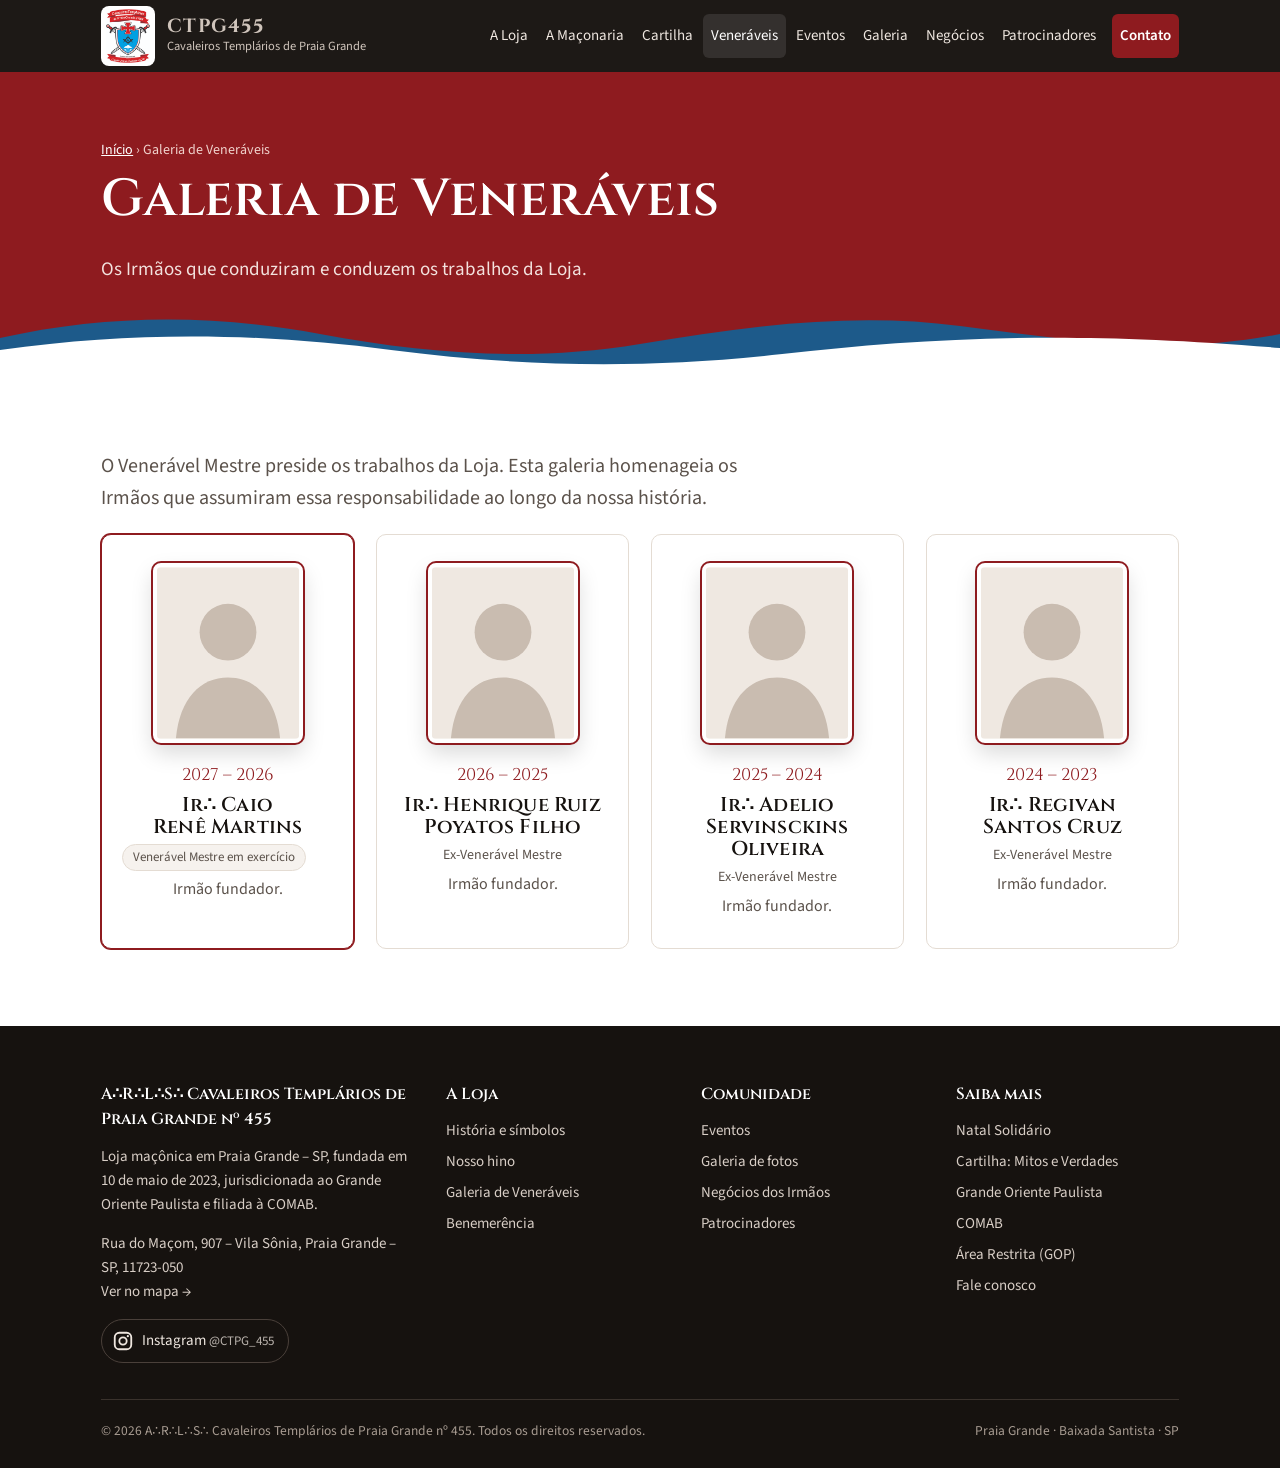
<file: veneraveis.html>
<!DOCTYPE html>
<html lang="pt-BR">
<head>
<meta charset="utf-8">
<meta name="viewport" content="width=device-width, initial-scale=1">
<title>Galeria de Veneráveis Mestres | Loja Cavaleiros Templários de Praia Grande nº 455</title>
<meta name="description" content="Galeria dos Veneráveis Mestres e Ex-Veneráveis da A∴R∴L∴S∴ Cavaleiros Templários de Praia Grande nº 455, Loja do GOP em Praia Grande – SP.">
<meta name="robots" content="index, follow, max-image-preview:large">
<link rel="canonical" href="https://www.ctpg.org.br/veneraveis.html">
<meta name="theme-color" content="#8e1b1f">
<meta property="og:type" content="website">
<meta property="og:locale" content="pt_BR">
<meta property="og:site_name" content="CTPG – Cavaleiros Templários de Praia Grande nº 455">
<meta property="og:title" content="Galeria de Veneráveis Mestres | Loja Cavaleiros Templários de Praia Grande nº 455">
<meta property="og:description" content="Galeria dos Veneráveis Mestres e Ex-Veneráveis da A∴R∴L∴S∴ Cavaleiros Templários de Praia Grande nº 455, Loja do GOP em Praia Grande – SP.">
<meta property="og:url" content="https://www.ctpg.org.br/veneraveis.html">
<meta property="og:image" content="https://www.ctpg.org.br/assets/og.png">
<meta name="twitter:card" content="summary_large_image">
<link rel="icon" href="assets/favicon.png" type="image/png">
<link rel="apple-touch-icon" href="assets/apple-touch-icon.png">
<link rel="preconnect" href="https://fonts.googleapis.com">
<link rel="preconnect" href="https://fonts.gstatic.com" crossorigin>
<link href="https://fonts.googleapis.com/css2?family=Cinzel:wght@500;600;700&family=Source+Sans+3:wght@400;600;700&display=swap" rel="stylesheet">
<link rel="stylesheet" href="assets/estilo.css">
<script type="application/ld+json">[{"@context": "https://schema.org", "@type": ["Organization", "Place"], "@id": "https://www.ctpg.org.br/#loja", "name": "Loja Maçônica Cavaleiros Templários de Praia Grande nº 455", "alternateName": ["CTPG", "CTPG455", "CTPG 455", "Cavaleiros Templários de Praia Grande", "A.R.L.S. Cavaleiros Templários de Praia Grande nº 455", "Loja Maçônica em Praia Grande"], "url": "https://www.ctpg.org.br/", "logo": "https://www.ctpg.org.br/assets/logo.png", "image": "https://www.ctpg.org.br/assets/og.png", "foundingDate": "2023-05-10", "founder": [{"@type": "Person", "name": "Adelio Servinsckins Oliveira"}, {"@type": "Person", "name": "Antônio José Silva"}, {"@type": "Person", "name": "Caio Renê Martins"}, {"@type": "Person", "name": "Clodoaldo de Sousa Mafei"}, {"@type": "Person", "name": "Heber Martins Neto"}, {"@type": "Person", "name": "Henrique Ruiz Poyatos Filho"}, {"@type": "Person", "name": "Marcus Vinicius Dutra"}, {"@type": "Person", "name": "Nilton Lima Santos"}, {"@type": "Person", "name": "Regivan Santos Cruz"}], "description": "Loja maçônica em Praia Grande – SP, jurisdicionada ao Grande Oriente Paulista (GOP) e filiada à COMAB.", "address": {"@type": "PostalAddress", "streetAddress": "Rua do Maçom, 907 – Vila Sônia", "addressLocality": "Praia Grande", "addressRegion": "SP", "postalCode": "11723-050", "addressCountry": "BR"}, "geo": {"@type": "GeoCoordinates", "latitude": -24.002608, "longitude": -46.443694}, "sameAs": ["https://www.instagram.com/ctpg_455/"], "areaServed": ["Praia Grande", "Baixada Santista", "Mongaguá", "São Vicente", "Santos"], "parentOrganization": {"@type": "Organization", "name": "Grande Oriente Paulista", "url": "https://www.gopsp.org.br/"}, "memberOf": {"@type": "Organization", "name": "Confederação Maçônica do Brasil – COMAB", "url": "https://comab.org.br/"}}, {"@context": "https://schema.org", "@type": "BreadcrumbList", "itemListElement": [{"@type": "ListItem", "position": 1, "name": "Início", "item": "https://www.ctpg.org.br/"}, {"@type": "ListItem", "position": 2, "name": "Galeria de Veneráveis", "item": "https://www.ctpg.org.br/veneraveis.html"}]}]</script>
</head>
<body>
<header class="top"><div class="wrap">
<a class="brand" href="index.html" aria-label="CTPG – página inicial"><span class="brand-logo"><img src="assets/logo-160.png" width="160" height="196" alt=""></span><span><b>CTPG455</b><span>Cavaleiros Templários de Praia Grande</span></span></a>
<button class="burger" aria-label="Abrir menu" aria-expanded="false" aria-controls="menu">☰</button>
<nav class="nav" id="menu" aria-label="Principal"><a href="loja.html">A Loja</a><a href="maconaria.html">A Maçonaria</a><a href="cartilha.html">Cartilha</a><a href="veneraveis.html" aria-current=page>Veneráveis</a><a href="eventos.html">Eventos</a><a href="galeria.html">Galeria</a><a href="negocios.html">Negócios</a><a href="patrocinadores.html">Patrocinadores</a><a class="cta" href="contato.html">Contato</a></nav>
</div></header>
<main>
<header class="phead"><div class="wrap"><div class="crumb"><a href="index.html">Início</a> › Galeria de Veneráveis</div>
<h1>Galeria de Veneráveis</h1><p>Os Irmãos que conduziram e conduzem os trabalhos da Loja.</p></div><svg class="waves" viewBox="0 0 1440 70" preserveAspectRatio="none" aria-hidden="true">
<path d="M0 34C120 10 240 10 360 30S600 58 720 40 960 8 1080 22 1320 52 1440 30V70H0Z" fill="#1d5a8a"/>
<path d="M0 46C160 26 300 30 440 46S720 66 880 50 1200 26 1440 44V70H0Z" fill="#ffffff"/></svg></header>

<section class="band"><div class="wrap">
 <p class="lead">O Venerável Mestre preside os trabalhos da Loja. Esta galeria homenageia os Irmãos que assumiram essa responsabilidade ao longo da nossa história.</p>
 <div data-exemplo="veneraveis"></div>
 <div class="grid" id="veneraveis"></div>
</div></section>

</main>
<footer class="foot"><div class="wrap">
<div class="cols">
 <div><h4>A∴R∴L∴S∴ Cavaleiros Templários de Praia Grande nº 455</h4><p>Loja maçônica em Praia Grande – SP, fundada em 10 de maio de 2023, jurisdicionada ao Grande Oriente Paulista e filiada à COMAB.</p>
 <p>Rua do Maçom, 907 – Vila Sônia, Praia Grande – SP, 11723-050<br><a href="https://www.google.com/maps/search/?api=1&query=-24.002608,-46.443694" target="_blank" rel="noopener">Ver no mapa →</a></p><div class="social"><a href="https://www.instagram.com/ctpg_455/" target="_blank" rel="noopener me"><svg viewBox="0 0 24 24" aria-hidden="true"><rect x="3" y="3" width="18" height="18" rx="5" fill="none" stroke="currentColor" stroke-width="2"/><circle cx="12" cy="12" r="4" fill="none" stroke="currentColor" stroke-width="2"/><circle cx="17.3" cy="6.7" r="1.2" fill="currentColor"/></svg><span>Instagram <small>@CTPG_455</small></span></a></div></div>
 <div><h4>A Loja</h4><ul><li><a href="loja.html">História e símbolos</a></li><li><a href="loja.html#hino">Nosso hino</a></li><li><a href="veneraveis.html">Galeria de Veneráveis</a></li><li><a href="benemerencia.html">Benemerência</a></li></ul></div>
 <div><h4>Comunidade</h4><ul><li><a href="eventos.html">Eventos</a></li><li><a href="galeria.html">Galeria de fotos</a></li><li><a href="negocios.html">Negócios dos Irmãos</a></li><li><a href="patrocinadores.html">Patrocinadores</a></li></ul></div>
 <div><h4>Saiba mais</h4><ul><li><a href="natal.html">Natal Solidário</a></li><li><a href="cartilha.html">Cartilha: Mitos e Verdades</a></li><li><a href="https://www.gopsp.org.br/" target="_blank" rel="noopener">Grande Oriente Paulista</a></li><li><a href="https://comab.org.br/" target="_blank" rel="noopener">COMAB</a></li><li><a href="https://www.gopsp.org.br/site/area-restrita/art.aspx" target="_blank" rel="noopener">Área Restrita (GOP)</a></li><li><a href="contato.html">Fale conosco</a></li></ul></div>
</div>
<div class="base"><span>© <span id="ano">2026</span> A∴R∴L∴S∴ Cavaleiros Templários de Praia Grande nº 455. Todos os direitos reservados.</span><span>Praia Grande · Baixada Santista · SP</span></div>
</div></footer>
<script src="assets/dados.js"></script>
<script src="assets/app.js"></script>
</body>
</html>
</file>
<file: assets/estilo.css>
/*
VOICE: formal, solene e acolhedor — uma instituição tradicional que se apresenta à cidade.
IDEA: o estandarte templário — faixas de cor chapada, brasão ao centro, bordas de pergaminho fino.
PICTURE: brasão (escudo, cruz pátea, espadas cruzadas, Morro do Xixová e ondas) sobre campo vermelho.
COLOUR and TYPE: vermelho templário dominante, preto de apoio, azul-mar como acento; Cinzel (letras lapidares) + Source Sans 3.
LAYOUT: faixas largas de ponta a ponta, conteúdo até 1180px, cartões em grade que empilham no celular.
*/
:root{
  color-scheme:light;
  --red:#8e1b1f; --red-d:#5e0f13; --red-l:#b3262b;
  --ink:#16120f; --muted:#5b524b; --line:#e4dcd3;
  --bg:#ffffff; --soft:#f6f2ee;
  --sea:#1d5a8a; --sea-d:#123c5e;
  --radius:10px;
  --serif:"Cinzel",Georgia,"Times New Roman",serif;
  --sans:"Source Sans 3",system-ui,-apple-system,"Segoe UI",Roboto,sans-serif;
}
*{box-sizing:border-box;min-width:0}
html{scroll-behavior:smooth;scroll-padding-top:84px}
body{margin:0;background:var(--bg);color:var(--ink);font:17px/1.6 var(--sans);overflow-x:clip}
img{max-width:100%;display:block}
a{color:var(--red)}
a:focus-visible,button:focus-visible,input:focus-visible{outline:3px solid var(--sea);outline-offset:2px}
h1,h2,h3{font-family:var(--serif);font-weight:600;line-height:1.1;text-wrap:balance;margin:0 0 .5em}
h1{font-size:clamp(32px,5vw,52px)}
h2{font-size:clamp(26px,3.4vw,38px)}
h3{font-size:20px;letter-spacing:.01em}
p{margin:0 0 1em;max-width:68ch}
.wrap{max-width:1180px;margin:0 auto;padding:0 max(4vw,16px)}
.band{padding:clamp(40px,6vw,88px) 0}
.band.soft{background:var(--soft)}
.band.dark{background:var(--ink);color:#f3ece6}
.band.dark a{color:#fff}
.band.red{background:var(--red);color:#fff}
.lead{font-size:clamp(18px,1.6vw,20px);color:var(--muted)}
.dark .lead,.red .lead{color:#eadcd5}
.small{font-size:14px;color:var(--muted)}
.dots{letter-spacing:.05em}

/* ---------- cabeçalho ---------- */
.top{position:sticky;top:0;z-index:50;background:rgba(22,18,15,.97);color:#fff;border-bottom:3px solid var(--red)}
.top .wrap{display:flex;align-items:center;gap:20px;min-height:72px}
.brand{display:flex;align-items:center;gap:12px;color:#fff;text-decoration:none;flex:none}
.brand-logo{background:#fff;border-radius:8px;padding:3px 5px;display:flex;flex:none}
.brand-logo img{height:54px;width:auto}
.brand b{font-family:var(--serif);font-size:19px;letter-spacing:.06em;display:block;line-height:1.1}
.brand span{font-size:12.5px;color:#cfc4bb;display:block}
.nav{margin-left:auto;display:flex;align-items:center;gap:2px}
.nav a{color:#efe7e0;text-decoration:none;font-size:15px;padding:10px 8px;border-radius:6px;white-space:nowrap}
.nav a:hover,.nav a[aria-current=page]{background:rgba(255,255,255,.1);color:#fff}
.nav a.cta{background:var(--red);color:#fff;font-weight:600;margin-left:6px}
.nav a.cta:hover{background:var(--red-l)}
.burger{display:none;margin-left:auto;background:none;border:1px solid #5a514a;color:#fff;border-radius:8px;width:46px;height:46px;font-size:22px;cursor:pointer}
@media(max-width:1240px){
  .burger{display:block}
  .nav{display:none;position:absolute;left:0;right:0;top:100%;background:var(--ink);flex-direction:column;align-items:stretch;padding:8px max(4vw,16px) 18px;border-bottom:3px solid var(--red)}
  .nav.open{display:flex}
  .nav a{padding:13px 10px;font-size:17px}
  .nav a.cta{margin:8px 0 0;text-align:center}
}

/* ---------- herói ---------- */
.hero{background:var(--red);color:#fff;position:relative;overflow:hidden}
.hero::before{content:"";position:absolute;inset:0;background:radial-gradient(ellipse at 72% 40%,rgba(255,255,255,.14),transparent 60%),linear-gradient(180deg,transparent 60%,rgba(0,0,0,.22))}
.hero .wrap{position:relative;display:grid;grid-template-columns:minmax(0,1.1fr) minmax(0,.9fr);gap:clamp(24px,4vw,56px);align-items:center;padding-top:clamp(36px,6vw,80px);padding-bottom:clamp(70px,9vw,120px)}
.hero h1{font-size:clamp(34px,5.2vw,58px);margin-bottom:.35em}
.hero h1 small{display:block;font-size:.42em;letter-spacing:.12em;color:#f2d9d4;margin-bottom:.6em;font-weight:500}
.hero p{font-size:clamp(17px,1.5vw,20px);color:#f6e9e5}
.logo-card{background:#fff;border-radius:16px;padding:clamp(14px,2vw,26px);margin:0 auto;width:100%;max-width:420px;box-shadow:0 22px 44px rgba(0,0,0,.32)}
.logo-card img{width:100%;height:auto}
.waves{position:absolute;left:0;right:0;bottom:-1px;width:100%;height:70px}
@media(max-width:820px){.hero .wrap{grid-template-columns:1fr}.hero .logo-card{max-width:260px;order:-1}}
.btns{display:flex;flex-wrap:wrap;gap:12px;margin-top:22px}
.btn{display:inline-flex;align-items:center;justify-content:center;min-height:48px;padding:0 22px;border-radius:8px;font-weight:600;text-decoration:none;font-size:16px;border:2px solid transparent;cursor:pointer;font-family:var(--sans)}
.btn.w{background:#fff;color:var(--red)}
.btn.o{border-color:rgba(255,255,255,.7);color:#fff;background:transparent}
.btn.r{background:var(--red);color:#fff}
.btn.r:hover{background:var(--red-l)}
.btn.s{background:var(--sea);color:#fff}

/* ---------- cabeçalho de página interna ---------- */
.phead{background:var(--red);color:#fff;position:relative;overflow:hidden}
.phead .wrap{position:relative;padding-top:clamp(34px,5vw,64px);padding-bottom:clamp(54px,7vw,88px)}
.phead p{color:#f3e2de;font-size:19px;margin:0}
.crumb{font-size:14px;color:#f0d2cc;margin-bottom:10px}
.crumb a{color:#fff}

/* ---------- grades e cartões ---------- */
.grid{display:grid;gap:22px;grid-template-columns:repeat(auto-fill,minmax(min(100%,240px),1fr))}
.grid.wide{grid-template-columns:repeat(auto-fill,minmax(min(100%,340px),1fr))}
.card{background:#fff;border:1px solid var(--line);border-radius:var(--radius);padding:24px;display:flex;flex-direction:column;gap:6px}
.card h3{margin:0}
.card p{margin:0;color:var(--muted);font-size:16px}
.card .meta{font-size:14px;color:var(--muted)}
.card .tag{align-self:flex-start;font-size:13px;background:var(--soft);border:1px solid var(--line);border-radius:999px;padding:2px 10px;color:var(--muted)}
.card .links{display:flex;flex-wrap:wrap;gap:8px 16px;margin-top:auto;padding-top:10px;font-size:15px}
.card .links a{font-weight:600;text-decoration:none}
.pillars{display:grid;gap:28px;grid-template-columns:repeat(auto-fit,minmax(min(100%,240px),1fr))}
.pillars div{border-top:3px solid var(--red);padding-top:16px}
.dark .pillars div{border-color:var(--red-l)}
.split{display:grid;grid-template-columns:minmax(0,1fr) minmax(0,1fr);gap:clamp(24px,4vw,56px);align-items:start}
@media(max-width:820px){.split{grid-template-columns:1fr}}

/* ---------- veneráveis ---------- */
.vm{text-align:center;align-items:center;padding:28px 20px}
.vm .ph{width:150px;height:180px;border-radius:8px;overflow:hidden;background:var(--soft);border:4px solid #fff;box-shadow:0 0 0 2px var(--red),0 10px 22px rgba(0,0,0,.15);margin-bottom:12px}
.vm .ph img{width:100%;height:100%;object-fit:cover}
.vm .ph svg{width:100%;height:100%}
.vm .period{font-family:var(--serif);color:var(--red);font-size:17px}
.vm.atual{border-color:var(--red);box-shadow:0 0 0 1px var(--red)}

/* ---------- patrocinadores ---------- */
.tier{margin-top:34px}
.tier h3{display:flex;align-items:center;gap:12px}
.tier h3::after{content:"";flex:1;height:1px;background:var(--line)}
.spons{display:grid;gap:18px;grid-template-columns:repeat(auto-fill,minmax(min(100%,200px),1fr))}
.spon{background:#fff;border:1px solid var(--line);border-radius:var(--radius);padding:20px;display:flex;flex-direction:column;align-items:center;justify-content:center;gap:10px;text-align:center;text-decoration:none;color:var(--ink);min-height:150px;transition:transform .2s}
.spon:hover{transform:translateY(-3px)}
.spon img{max-height:70px;width:auto;object-fit:contain}
.spon .logo-txt{font-family:var(--serif);font-size:20px;color:var(--sea-d)}
.ouro .spon{min-height:190px}
.marquee{display:flex;flex-wrap:wrap;gap:14px;justify-content:center}
.marquee a{background:#fff;border:1px solid var(--line);border-radius:8px;padding:14px 22px;text-decoration:none;color:var(--ink);font-family:var(--serif);font-size:17px;display:flex;align-items:center;min-height:64px}
.marquee img{max-height:44px;width:auto}

/* ---------- filtros / busca ---------- */
.tools{display:flex;flex-wrap:wrap;gap:12px;margin:0 0 26px}
.tools input,.tools select{font:16px var(--sans);min-height:48px;padding:0 14px;border:1px solid #cfc5bb;border-radius:8px;background:#fff;color:var(--ink)}
.tools input{flex:1 1 260px}
.empty{padding:34px;text-align:center;border:1px dashed #cfc5bb;border-radius:var(--radius);color:var(--muted);background:#fff}

/* ---------- galeria ---------- */
.albums{display:grid;gap:24px;grid-template-columns:repeat(auto-fill,minmax(min(100%,300px),1fr))}
.album{background:#fff;border:1px solid var(--line);border-radius:var(--radius);overflow:hidden;cursor:pointer;text-align:left;padding:0;font:inherit;color:inherit;display:flex;flex-direction:column}
.album .cover{aspect-ratio:4/3;overflow:hidden;background:var(--soft)}
.album .cover img{width:100%;height:100%;object-fit:cover;transition:transform .4s}
.album:hover .cover img{transform:scale(1.04)}
.album div.t{padding:16px 18px}
.album b{font-family:var(--serif);font-size:18px;display:block;font-weight:600}
.album span{font-size:14px;color:var(--muted)}
.photos{display:grid;gap:10px;grid-template-columns:repeat(auto-fill,minmax(min(100%,180px),1fr))}
.photos button{padding:0;border:0;background:var(--soft);aspect-ratio:1;cursor:zoom-in;border-radius:6px;overflow:hidden}
.photos img{width:100%;height:100%;object-fit:cover}
.lb{position:fixed;inset:0;background:rgba(10,8,7,.94);z-index:100;display:none;align-items:center;justify-content:center;padding:56px 12px}
.lb.on{display:flex}
.lb img{max-height:100%;max-width:100%;object-fit:contain;border-radius:4px}
.lb button{position:absolute;background:rgba(255,255,255,.12);border:0;color:#fff;width:52px;height:52px;border-radius:50%;font-size:26px;cursor:pointer}
.lb .x{top:12px;right:12px}.lb .p{left:12px;top:50%;translate:0 -50%}.lb .n{right:12px;top:50%;translate:0 -50%}
.lb .cap{position:absolute;bottom:14px;left:0;right:0;text-align:center;color:#ddd;font-size:15px}

/* ---------- eventos ---------- */
.ev{display:grid;grid-template-columns:92px minmax(0,1fr);gap:18px;align-items:start;padding:18px 0;border-bottom:1px solid var(--line)}
.ev .d{background:var(--red);color:#fff;border-radius:8px;text-align:center;padding:10px 4px;font-family:var(--serif);line-height:1.1}
.ev .d b{display:block;font-size:30px}
.ev .d span{font-size:13px;letter-spacing:.06em}
.ev h3{margin:2px 0 4px}
.ev p{margin:0;color:var(--muted)}
.cal{width:100%;height:600px;border:1px solid var(--line);border-radius:var(--radius);background:#fff}

/* ---------- textos longos ---------- */
.prose h2{margin-top:1.4em}
.prose h3{margin-top:1.3em}
.prose ul{padding-left:1.2em;max-width:68ch}
.prose li{margin-bottom:.4em}
.faq details{border-bottom:1px solid var(--line);padding:6px 0}
.faq summary{cursor:pointer;font-weight:600;font-size:18px;padding:12px 0;list-style:none;display:flex;justify-content:space-between;gap:12px}
.faq summary::after{content:"+";color:var(--red);font-size:24px;line-height:1}
.faq details[open] summary::after{content:"–"}
.faq details p{color:var(--muted)}
.colors{display:grid;gap:12px;grid-template-columns:repeat(auto-fit,minmax(min(100%,200px),1fr));margin-top:16px}
.colors div{border-radius:8px;padding:16px;color:#fff;font-size:15px}
.colors b{display:block;font-family:var(--serif);font-size:18px}
.hino{font-family:Georgia,serif;font-size:18px;line-height:1.75;white-space:pre-line;background:var(--soft);border-left:4px solid var(--red);padding:24px 28px;border-radius:0 8px 8px 0}

/* ---------- PIX ---------- */
.pix{background:#fff;border:2px solid var(--red);border-radius:var(--radius);padding:26px;max-width:560px}
.pix code{font-size:22px;font-weight:700;display:block;margin:6px 0 14px;color:var(--ink);overflow-wrap:anywhere}

/* ---------- rodapé ---------- */
.foot{background:var(--ink);color:#d8cec6;font-size:15px;padding:56px 0 26px}
.foot .cols{display:grid;gap:32px;grid-template-columns:minmax(0,1.4fr) repeat(3,minmax(0,1fr))}
.foot h4{font-family:var(--serif);color:#fff;font-size:16px;margin:0 0 12px;font-weight:600}
.foot a{color:#d8cec6;text-decoration:none}
.foot a:hover{color:#fff;text-decoration:underline}
.foot ul{list-style:none;margin:0;padding:0}
.foot li{margin-bottom:7px}
.foot .base{border-top:1px solid #3a322c;margin-top:36px;padding-top:20px;display:flex;flex-wrap:wrap;gap:10px 24px;justify-content:space-between;font-size:13.5px;color:#a89c92}
@media(max-width:860px){.foot .cols{grid-template-columns:1fr 1fr}}
@media(max-width:520px){.foot .cols{grid-template-columns:1fr}}
.map{width:100%;height:340px;border:0;border-radius:var(--radius);background:var(--soft)}
.note{font-size:13.5px;color:var(--muted);background:#fff7e6;border:1px solid #f0dcae;border-radius:8px;padding:8px 12px;display:inline-block;margin-bottom:18px}

@media(prefers-reduced-motion:reduce){*{transition:none!important;scroll-behavior:auto!important}}

/* ---------- redes sociais ---------- */
.social{display:flex;flex-wrap:wrap;gap:10px;margin-top:6px}
.social a{display:inline-flex;align-items:center;gap:8px;min-height:44px;padding:0 14px 0 10px;border:1px solid #4a403a;border-radius:999px;color:#efe7e0;text-decoration:none;font-size:15px}
.social a:hover{background:rgba(255,255,255,.08);text-decoration:none}
.social svg{width:22px;height:22px;flex:none}
.social small{opacity:.75;font-size:13px}
.social.big a{border-color:var(--line);color:var(--ink);background:#fff;font-weight:600}
.social.big a:hover{border-color:var(--red);background:#fff}
.social.big svg{color:var(--red)}

/* ---------- fundadores ---------- */
.founders{display:grid;gap:14px;grid-template-columns:repeat(auto-fill,minmax(min(100%,300px),1fr));margin-top:18px}
.founder{display:flex;align-items:center;gap:14px;background:#fff;border:1px solid var(--line);border-radius:var(--radius);padding:14px 16px}
.founder span{flex:none;width:56px;height:56px;border-radius:50%;background:var(--red);color:#fff;display:grid;place-items:center;font-family:var(--serif);font-weight:700;font-size:16px;letter-spacing:.04em;box-shadow:inset 0 0 0 3px #fff,0 0 0 2px var(--red)}
.founder b{font-weight:600;line-height:1.3}

/* ---------- hino ---------- */
.lyrics{display:grid;gap:14px;max-width:720px;margin-top:22px}
.verse{background:var(--soft);border-left:4px solid var(--red);border-radius:0 8px 8px 0;padding:18px 24px}
.verse p{margin:0;font-family:Georgia,serif;font-size:18px;line-height:1.75}
.verse .vl{display:block;font-family:var(--serif);font-size:14px;color:var(--red);margin-bottom:6px;font-weight:600}
.verse.coro{background:var(--red);border-color:var(--red-d);color:#fff}
.verse.coro .vl{color:#f6d4cf}
.player{display:flex;align-items:center;gap:16px;background:var(--ink);color:#fff;border-radius:14px;padding:14px 20px 14px 14px;max-width:720px;margin-top:18px}
.player .play{flex:none;width:58px;height:58px;border-radius:50%;border:0;background:var(--red);color:#fff;cursor:pointer;display:grid;place-items:center;box-shadow:0 0 0 3px rgba(255,255,255,.15)}
.player .play:hover{background:var(--red-l)}
.player svg{width:28px;height:28px;fill:currentColor}
.player .i-pause{display:none}.player.on .i-pause{display:block}.player.on .i-play{display:none}
.pinfo{flex:1;display:grid;grid-template-columns:minmax(0,1fr) auto;gap:4px 12px;align-items:center}
.pinfo b{grid-column:1/-1;font-family:var(--serif);font-weight:600}
.seek{width:100%;accent-color:#d72229;height:24px;margin:0}
.time{font-size:14px;color:#cfc4bb;white-space:nowrap;font-variant-numeric:tabular-nums}

/* ---------- cartilha ---------- */
.dl-info{font-size:14px;color:#f0d2cc;margin-top:12px}
.capa-real{display:block;max-width:340px;margin:0 auto;transform:rotate(2deg);transition:transform .2s}
.capa-real:hover{transform:rotate(0)}
.capa-real img{width:100%;height:auto;border-radius:6px;box-shadow:0 22px 44px rgba(0,0,0,.35)}
.qs{list-style:none;margin:0;padding:0}
.qs li{padding:7px 0;border-bottom:1px solid var(--line);font-size:16px;color:var(--muted)}
.qs li b{color:var(--red);font-family:var(--serif);margin-right:6px}
.pag-exemplo{width:100%;max-width:420px;height:auto;margin:0 auto;border-radius:6px;border:1px solid var(--line);box-shadow:0 14px 30px rgba(0,0,0,.14)}
.foto-sessao{width:100%;height:auto;border-radius:var(--radius);box-shadow:0 14px 30px rgba(0,0,0,.18)}
.fotos-sessao{display:grid;gap:12px;grid-template-columns:repeat(4,minmax(0,1fr));margin-top:32px}
.fotos-sessao img{width:100%;aspect-ratio:4/3;height:auto;object-fit:cover;border-radius:8px}
@media(max-width:820px){.fotos-sessao{grid-template-columns:1fr 1fr}}
</file>
